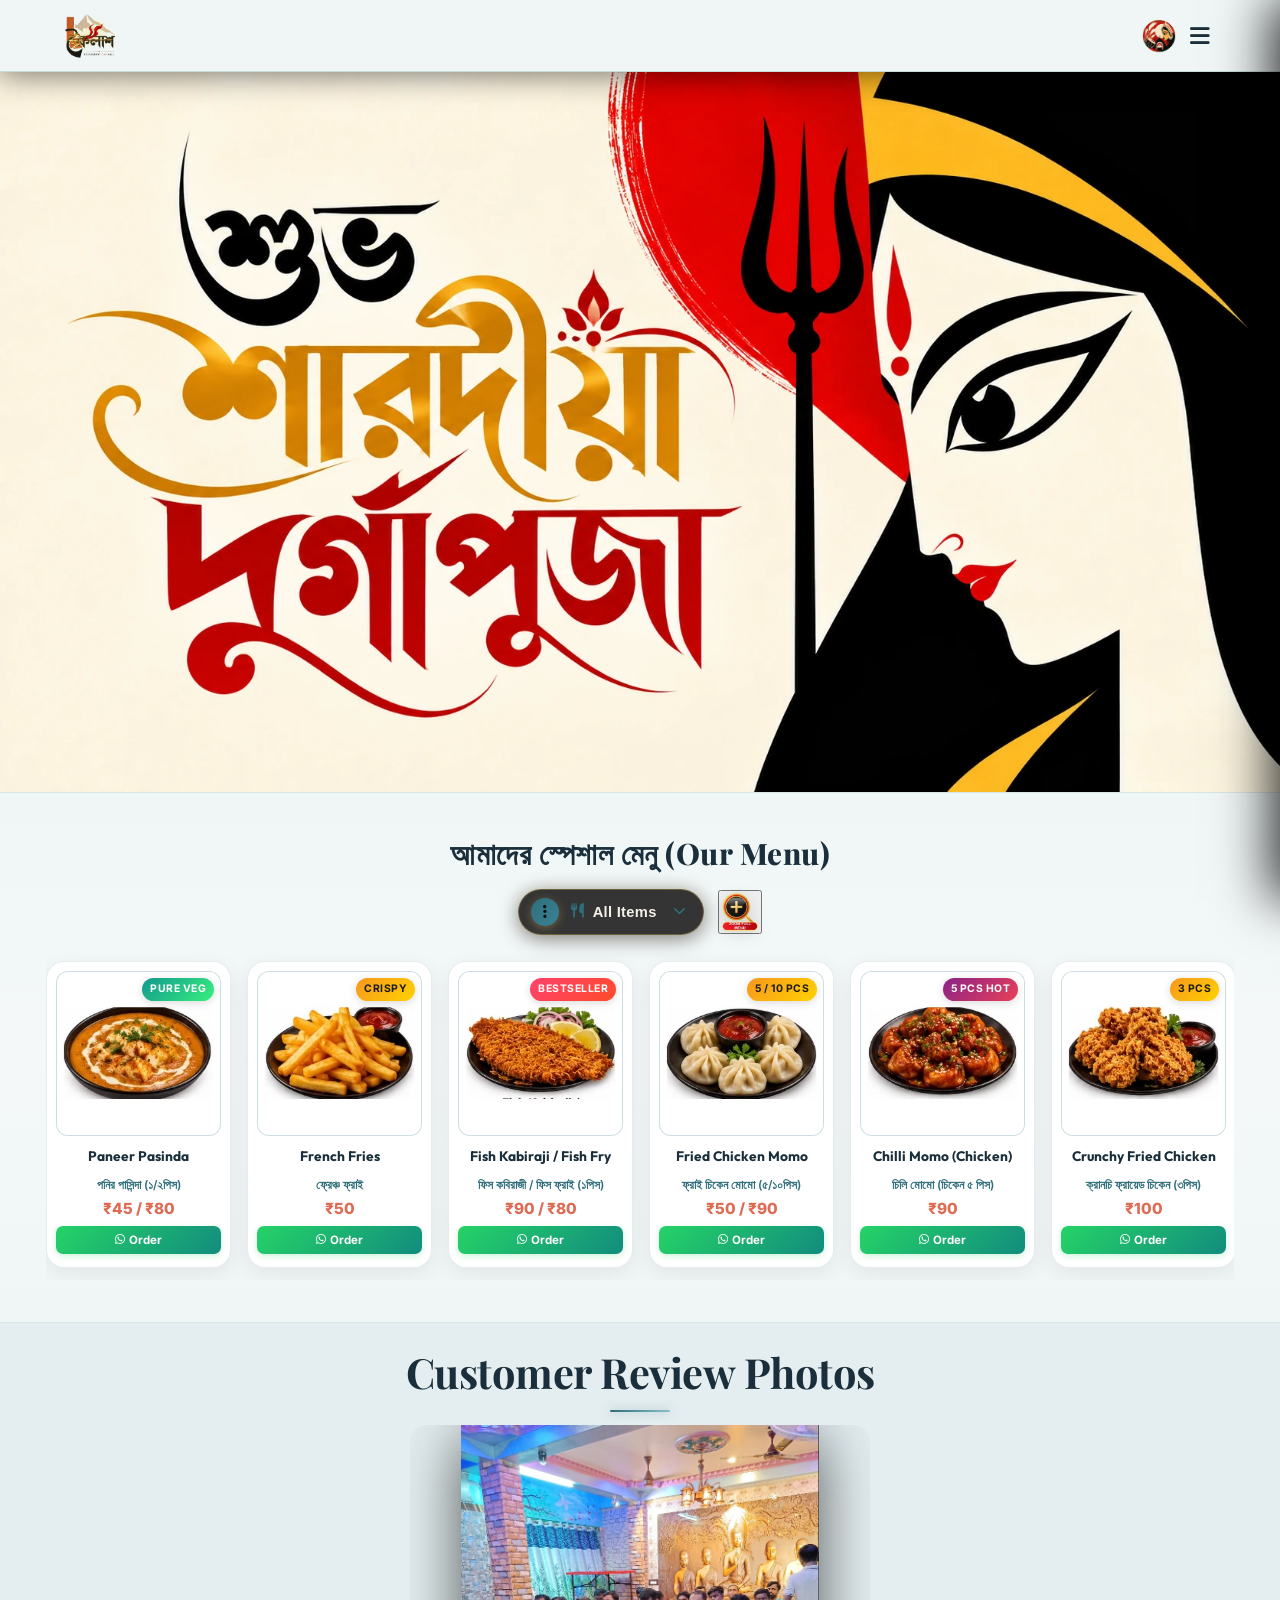
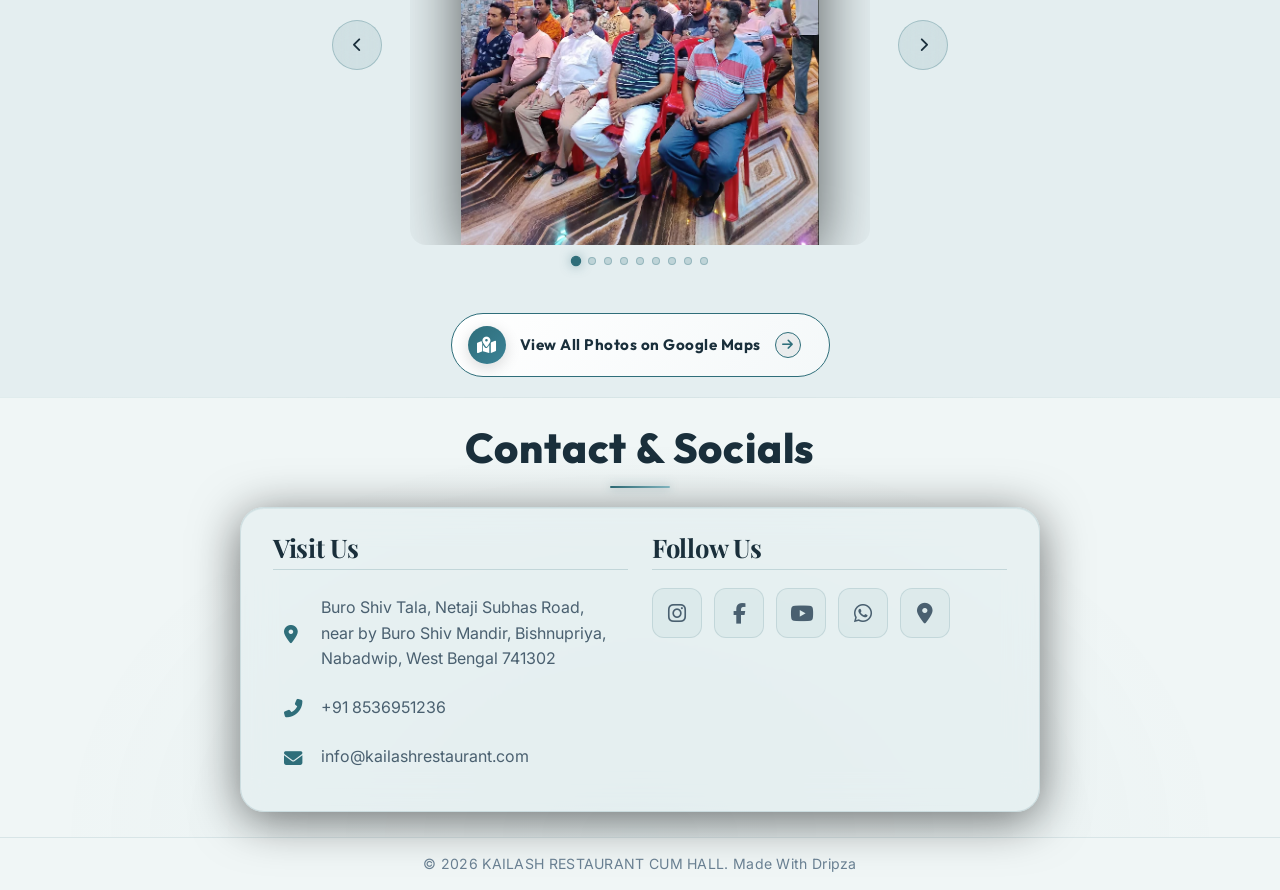
<file: index.html>
﻿<!DOCTYPE html>
<html lang="bn">
<head>
    <meta charset="UTF-8">
    <meta name="viewport" content="width=device-width, initial-scale=1.0">
    <title>KAILASH RESTAURANT CUM HALL</title>
    <link rel="icon" type="image/png" href="assets/kailash_restaurant_logo.webp">
    <link href="https://fonts.googleapis.com/css2?family=Playfair+Display:wght@400;600;700;800&family=Outfit:wght@300;400;600;800&family=Inter:wght@300;400;500;600&display=swap" rel="stylesheet">
    <link rel="stylesheet" href="https://cdnjs.cloudflare.com/ajax/libs/font-awesome/6.4.0/css/all.min.css">
    <link rel="stylesheet" href="styles.css?v=1.3">
</head>
<body class="no-scroll">
    <!-- Preloader Screen -->
    <div id="preloader">
        <div class="preloader-content">
            <h1 class="preloader-title">Welcome to <br><span class="highlight">KAILASH RESTAURANT CUM HALL</span></h1>
            <div class="preloader-loader">
                <div class="loader-bar"></div>
            </div>
        </div>
    </div>
    <!-- Navbar -->
    <nav class="navbar">
        <div class="logo-container">
            <img src="assets/kailash_restaurant_logo.webp" alt="KAILASH RESTAURANT CUM HALL Logo" class="logo-brand-img">
            <div class="logo-text-wrapper">
                <span class="animated-football-header" title="Mahalaya Special">
                    <img src="assets/durga_puja_web_run_icon.webp" alt="Mahalaya Run Icon" style="object-fit: contain; filter: drop-shadow(0 0 5px rgba(255, 215, 0, 0.6));">
                </span>
                <span class="logo-text">KAILASH RESTAURANT CUM HALL</span>
            </div>
        </div>
        <span class="rath-yatra-header-text">শুভ শারদীয়া দুর্গাপূজা</span>
        <ul class="nav-links">
            <li><a href="#home">Home</a></li>
            <li><a href="#menu">Menu</a></li>
            <li><a href="#reviews">Reviews</a></li>
            <li><a href="#contact">Contact</a></li>
        </ul>
        <div class="navbar-actions">
            <!-- Rakhi Purnima Button for Poster -->
            <button class="fifa-btn" id="open-promo-modal-direct-btn" title="Show Mahalaya Special Poster">
                <div class="fifa-container">
                    <div class="fifa-magic-ring"></div>
                    <img src="assets/durga_puja_web_icon.webp" alt="Mahalaya Special" class="fifa-svg" style="object-fit: contain;">
                </div>
            </button>
            
            <div class="hamburger">
                <i class="fas fa-bars"></i>
            </div>
        </div>
    </nav>

    <!-- Hero Section -->
    <section id="home" class="hero">
                <div class="hero-bg banner-box">
            <img src="assets/modern_durga_puja_greeting_banner.webp" alt="Durga Puja Festival Banner" class="active">
            <img src="assets/hero_banner_1.webp" alt="KAILASH RESTAURANT Banner 1">
            <img src="assets/hero_banner_2.webp" alt="KAILASH RESTAURANT Banner 2">
            <img src="assets/hero_banner_3.webp" alt="KAILASH RESTAURANT Banner 3">
            <img src="assets/hero_banner_4.webp" alt="KAILASH RESTAURANT Banner 4">
            <img src="assets/hero_banner_5.webp" alt="KAILASH RESTAURANT Banner 5">
            <img src="assets/hero_banner_6.webp" alt="KAILASH RESTAURANT Banner 6">
            <div class="overlay"></div>
        </div>
        </div>
        <!-- Click/Hover Zones for Banner Control -->
        <div class="hero-nav-zone left-zone" title="Previous Image"></div>
        <div class="hero-nav-zone right-zone" title="Next Image"></div>
    </section>

                <!-- Digital Restaurant Menu Section -->
    <section id="menu" class="main-menu-section">
        <div class="menu-header-wrapper">
            <div class="menu-eyebrow-container">
                <span class="menu-eyebrow">আমাদের স্পেশাল মেনু (Our Menu)</span>
            </div>
        </div>

        <!-- Menu Category Filter Tabs -->
                <!-- Menu Category Filter Dropdown (Three-Dot Filter Menu) -->
        <!-- Menu Filter and Zoom Controls Row -->
        <div class="menu-filter-controls-row">
            <div class="menu-filter-dropdown-wrapper" id="main-menu-filter-dropdown-wrapper">
            <button type="button" class="menu-filter-dots-btn" id="main-menu-filter-dots-btn" aria-expanded="false" aria-haspopup="true" title="Filter Menu">
                <span class="three-dots-icon-box">
                    <i class="fas fa-ellipsis-v"></i>
                </span>
                <span class="current-filter-label" id="main-current-filter-label">
                    <i class="fas fa-utensils"></i>
                    <span>All Items</span>
                </span>
                <i class="fas fa-chevron-down filter-dropdown-arrow"></i>
            </button>

            <!-- Dropdown List of Category Filter Options -->
            <div class="menu-filter-dropdown-menu" id="main-menu-filter-dropdown-menu">
                <div class="menu-filter-dropdown-header">
                    <span><i class="fas fa-filter"></i> Filter Category</span>
                </div>
                <div class="menu-filter-dropdown-list">
                    <button type="button" class="menu-tab-btn active" data-category="all">
                        <span class="tab-btn-content">
                            <i class="fas fa-utensils tab-icon"></i>
                            <span class="tab-title">All Items</span>
                        </span>
                        <i class="fas fa-check active-indicator-icon"></i>
                    </button>
                    <button type="button" class="menu-tab-btn" data-category="starter-snacks">
                        <span class="tab-btn-content">
                            <i class="fas fa-drumstick-bite tab-icon"></i>
                            <span class="tab-title">Starters & Snacks</span>
                        </span>
                        <i class="fas fa-check active-indicator-icon"></i>
                    </button>
                    <button type="button" class="menu-tab-btn" data-category="rolls-moglai">
                        <span class="tab-btn-content">
                            <i class="fas fa-scroll tab-icon"></i>
                            <span class="tab-title">Rolls & Moglai</span>
                        </span>
                        <i class="fas fa-check active-indicator-icon"></i>
                    </button>
                    <button type="button" class="menu-tab-btn" data-category="chow-rice">
                        <span class="tab-btn-content">
                            <i class="fas fa-bowl-rice tab-icon"></i>
                            <span class="tab-title">Chowmein & Rice</span>
                        </span>
                        <i class="fas fa-check active-indicator-icon"></i>
                    </button>
                    <button type="button" class="menu-tab-btn" data-category="main-course">
                        <span class="tab-btn-content">
                            <i class="fas fa-bowl-food tab-icon"></i>
                            <span class="tab-title">Main Course</span>
                        </span>
                        <i class="fas fa-check active-indicator-icon"></i>
                    </button>
                    <button type="button" class="menu-tab-btn" data-category="biryani-pulao">
                        <span class="tab-btn-content">
                            <i class="fas fa-fire-burner tab-icon"></i>
                            <span class="tab-title">Biryani & Pulao</span>
                        </span>
                        <i class="fas fa-check active-indicator-icon"></i>
                    </button>
                    <button type="button" class="menu-tab-btn" data-category="roti-breads">
                        <span class="tab-btn-content">
                            <i class="fas fa-bread-slice tab-icon"></i>
                            <span class="tab-title">Roti & Breads</span>
                        </span>
                        <i class="fas fa-check active-indicator-icon"></i>
                    </button>
                    <button type="button" class="menu-tab-btn" data-category="pizza">
                        <span class="tab-btn-content">
                            <i class="fas fa-pizza-slice tab-icon"></i>
                            <span class="tab-title">Pizza</span>
                        </span>
                        <i class="fas fa-check active-indicator-icon"></i>
                    </button>
                </div>
            </div>
        </div>

            <!-- Zoom Full Menu Button on Right Side of Filter -->
            <button type="button" class="menu-zoom-img-btn" id="open-full-menu-modal-btn" title="Open Complete Menu Card (সম্পূর্ণ মেনু)">
                    <img src="assets/zoom_full_menu_icon.webp" alt="Zoom Full Menu" class="zoom-full-menu-img">
                </button>
        </div>
        

        <!-- Menu Cards Horizontal Side-Scroll Wrapper -->
        <div class="main-menu-scroll-wrapper">
            <div class="main-menu-scroll-track" id="main-restaurant-menu-scroll">
                <!-- 1. Paneer Pasinda -->
                <div class="food-menu-card" data-category="starter-snacks" data-keywords="paneer pasinda panir pasinda starter snacks pure veg 1 pc 2 pcs">
                    <div class="food-card-badge pure-veg">Pure Veg</div>
                    <div class="food-card-img-box">
                        <img src="assets/menu_paneer_pasinda.webp" alt="Paneer Pasinda" loading="lazy">
                    </div>
                    <div class="food-card-body">
                        <h3 class="food-title">Paneer Pasinda</h3>
                        <span class="bengali-title">পনির পাসিন্দা (১/২পিস)</span>
                        <span class="food-price">₹45 / ₹80</span>
                        <a href="https://wa.me/918536951236?text=Hi%20KAILASH%20RESTAURANT%20CUM%20HALL,%20I%20want%20to%20order%20Paneer%20Pasinda%20(%E2%82%B945%2F%E2%82%B980)" target="_blank" class="food-order-btn">
                            <i class="fab fa-whatsapp"></i> Order
                        </a>
                    </div>
                </div>

                <!-- 2. French Fries -->
                <div class="food-menu-card" data-category="starter-snacks" data-keywords="french fries potato chips crispy starter snack veg">
                    <div class="food-card-badge popular">Crispy</div>
                    <div class="food-card-img-box">
                        <img src="assets/menu_french_fries.webp" alt="French Fries" loading="lazy">
                    </div>
                    <div class="food-card-body">
                        <h3 class="food-title">French Fries</h3>
                        <span class="bengali-title">ফ্রেঞ্চ ফ্রাই</span>
                        <span class="food-price">₹50</span>
                        <a href="https://wa.me/918536951236?text=Hi%20KAILASH%20RESTAURANT%20CUM%20HALL,%20I%20want%20to%20order%20French%20Fries%20(%E2%82%B950)" target="_blank" class="food-order-btn">
                            <i class="fab fa-whatsapp"></i> Order
                        </a>
                    </div>
                </div>

                <!-- 3. Fish Kabiraji / Fish Fry -->
                <div class="food-menu-card" data-category="starter-snacks" data-keywords="fish kabiraji fish fry mach fry 1 pc nonveg seafood starter">
                    <div class="food-card-badge bestseller">Bestseller</div>
                    <div class="food-card-img-box">
                        <img src="assets/menu_fish_kabiraji_fry.webp" alt="Fish Kabiraji / Fish Fry" loading="lazy">
                    </div>
                    <div class="food-card-body">
                        <h3 class="food-title">Fish Kabiraji / Fish Fry</h3>
                        <span class="bengali-title">ফিস কবিরাজী / ফিস ফ্রাই (১পিস)</span>
                        <span class="food-price">₹90 / ₹80</span>
                        <a href="https://wa.me/918536951236?text=Hi%20KAILASH%20RESTAURANT%20CUM%20HALL,%20I%20want%20to%20order%20Fish%20Kabiraji%2FFish%20Fry%20(%E2%82%B990%2F%E2%82%B980)" target="_blank" class="food-order-btn">
                            <i class="fab fa-whatsapp"></i> Order
                        </a>
                    </div>
                </div>

                <!-- 4. Fried Chicken Momo -->
                <div class="food-menu-card" data-category="starter-snacks" data-keywords="fried chicken momo momos 5 pcs 10 pcs nonveg starter fried">
                    <div class="food-card-badge popular">5 / 10 Pcs</div>
                    <div class="food-card-img-box">
                        <img src="assets/menu_fried_chicken_momo.webp" alt="Fried Chicken Momo" loading="lazy">
                    </div>
                    <div class="food-card-body">
                        <h3 class="food-title">Fried Chicken Momo</h3>
                        <span class="bengali-title">ফ্রাই চিকেন মোমো (৫/১০পিস)</span>
                        <span class="food-price">₹50 / ₹90</span>
                        <a href="https://wa.me/918536951236?text=Hi%20KAILASH%20RESTAURANT%20CUM%20HALL,%20I%20want%20to%20order%20Fried%20Chicken%20Momo%20(%E2%82%B950%2F%E2%82%B990)" target="_blank" class="food-order-btn">
                            <i class="fab fa-whatsapp"></i> Order
                        </a>
                    </div>
                </div>

                <!-- 5. Chilli Momo (Chicken) -->
                <div class="food-menu-card" data-category="starter-snacks" data-keywords="chilli momo chicken spicy momos gravy 5 pcs nonveg hot starter">
                    <div class="food-card-badge special">5 Pcs Hot</div>
                    <div class="food-card-img-box">
                        <img src="assets/menu_chilli_momo.webp" alt="Chilli Momo (Chicken)" loading="lazy">
                    </div>
                    <div class="food-card-body">
                        <h3 class="food-title">Chilli Momo (Chicken)</h3>
                        <span class="bengali-title">চিলি মোমো (চিকেন ৫ পিস)</span>
                        <span class="food-price">₹90</span>
                        <a href="https://wa.me/918536951236?text=Hi%20KAILASH%20RESTAURANT%20CUM%20HALL,%20I%20want%20to%20order%20Chilli%20Momo%20Chicken%20(%E2%82%B990)" target="_blank" class="food-order-btn">
                            <i class="fab fa-whatsapp"></i> Order
                        </a>
                    </div>
                </div>

                <!-- 6. Crunchy Fried Chicken -->
                <div class="food-menu-card" data-category="starter-snacks" data-keywords="crunchy fried chicken 3 pcs crispy chicken starter crunchy kfc">
                    <div class="food-card-badge popular">3 Pcs</div>
                    <div class="food-card-img-box">
                        <img src="assets/menu_crunchy_fried_chicken.webp" alt="Crunchy Fried Chicken" loading="lazy">
                    </div>
                    <div class="food-card-body">
                        <h3 class="food-title">Crunchy Fried Chicken</h3>
                        <span class="bengali-title">ক্রানচি ফ্রায়েড চিকেন (৩পিস)</span>
                        <span class="food-price">₹100</span>
                        <a href="https://wa.me/918536951236?text=Hi%20KAILASH%20RESTAURANT%20CUM%20HALL,%20I%20want%20to%20order%20Crunchy%20Fried%20Chicken%20(%E2%82%B9100)" target="_blank" class="food-order-btn">
                            <i class="fab fa-whatsapp"></i> Order
                        </a>
                    </div>
                </div>

                <!-- 7. Crispy Chicken -->
                <div class="food-menu-card" data-category="starter-snacks" data-keywords="crispy chicken 3 pcs crunchy fried starter chef special">
                    <div class="food-card-badge chef">3 Pcs Special</div>
                    <div class="food-card-img-box">
                        <img src="assets/menu_crispy_chicken.webp" alt="Crispy Chicken" loading="lazy">
                    </div>
                    <div class="food-card-body">
                        <h3 class="food-title">Crispy Chicken</h3>
                        <span class="bengali-title">ক্রিসপি চিকেন (৩পিস)</span>
                        <span class="food-price">₹120</span>
                        <a href="https://wa.me/918536951236?text=Hi%20KAILASH%20RESTAURANT%20CUM%20HALL,%20I%20want%20to%20order%20Crispy%20Chicken%20(%E2%82%B9120)" target="_blank" class="food-order-btn">
                            <i class="fab fa-whatsapp"></i> Order
                        </a>
                    </div>
                </div>

                <!-- 8. Egg Roll -->
                <div class="food-menu-card" data-category="rolls-moglai" data-keywords="egg roll dimer roll kathi roll street food roll snack">
                    <div class="food-card-badge popular">Popular</div>
                    <div class="food-card-img-box">
                        <img src="assets/menu_egg_roll.webp" alt="Egg Roll" loading="lazy">
                    </div>
                    <div class="food-card-body">
                        <h3 class="food-title">Egg Roll</h3>
                        <span class="bengali-title">এগ রোল</span>
                        <span class="food-price">₹45</span>
                        <a href="https://wa.me/918536951236?text=Hi%20KAILASH%20RESTAURANT%20CUM%20HALL,%20I%20want%20to%20order%20Egg%20Roll%20(%E2%82%B945)" target="_blank" class="food-order-btn">
                            <i class="fab fa-whatsapp"></i> Order
                        </a>
                    </div>
                </div>

                <!-- 9. Chicken Egg Roll / Paneer Roll -->
                <div class="food-menu-card" data-category="rolls-moglai" data-keywords="chicken egg roll paneer roll panir roll kathi roll bestseller">
                    <div class="food-card-badge bestseller">Bestseller</div>
                    <div class="food-card-img-box">
                        <img src="assets/menu_chicken_egg_paneer_roll.webp" alt="Chicken Egg Roll / Paneer Roll" loading="lazy">
                    </div>
                    <div class="food-card-body">
                        <h3 class="food-title">Chicken Egg Roll / Paneer Roll</h3>
                        <span class="bengali-title">চিকেন এগরোল / পনির রোল</span>
                        <span class="food-price">₹80</span>
                        <a href="https://wa.me/918536951236?text=Hi%20KAILASH%20RESTAURANT%20CUM%20HALL,%20I%20want%20to%20order%20Chicken%20Egg%20Roll%2FPaneer%20Roll%20(%E2%82%B980)" target="_blank" class="food-order-btn">
                            <i class="fab fa-whatsapp"></i> Order
                        </a>
                    </div>
                </div>

                <!-- 10. Egg Moglai / Chicken Moglai -->
                <div class="food-menu-card" data-category="rolls-moglai" data-keywords="egg moglai chicken moglai mughlai paratha snack aloo dum">
                    <div class="food-card-badge special">Special</div>
                    <div class="food-card-img-box">
                        <img src="assets/menu_moglai.webp" alt="Egg Moglai / Chicken Moglai" loading="lazy">
                    </div>
                    <div class="food-card-body">
                        <h3 class="food-title">Egg Moglai / Chicken Moglai</h3>
                        <span class="bengali-title">এগ মোগলাই / চিকেন মোগলাই</span>
                        <span class="food-price">₹80 / ₹100</span>
                        <a href="https://wa.me/918536951236?text=Hi%20KAILASH%20RESTAURANT%20CUM%20HALL,%20I%20want%20to%20order%20Egg%2FChicken%20Moglai%20(%E2%82%B980%2F%E2%82%B9100)" target="_blank" class="food-order-btn">
                            <i class="fab fa-whatsapp"></i> Order
                        </a>
                    </div>
                </div>

                <!-- 11. Egg Chow / Chicken Egg Chow -->
                <div class="food-menu-card" data-category="chow-rice" data-keywords="egg chow chicken egg chow chowmein noodles hakka chinese">
                    <div class="food-card-badge popular">Popular</div>
                    <div class="food-card-img-box">
                        <img src="assets/menu_egg_chowmein.webp" alt="Egg Chow / Chicken Egg Chow" loading="lazy">
                    </div>
                    <div class="food-card-body">
                        <h3 class="food-title">Egg Chow / Chicken Egg Chow</h3>
                        <span class="bengali-title">এগ চাউ / চিকেন এগ চাউ</span>
                        <span class="food-price">₹70 / ₹100</span>
                        <a href="https://wa.me/918536951236?text=Hi%20KAILASH%20RESTAURANT%20CUM%20HALL,%20I%20want%20to%20order%20Egg%2FChicken%20Chow%20(%E2%82%B970%2F%E2%82%B9100)" target="_blank" class="food-order-btn">
                            <i class="fab fa-whatsapp"></i> Order
                        </a>
                    </div>
                </div>

                <!-- 12. Veg / Egg Chicken / Mix Rice -->
                <div class="food-menu-card" data-category="chow-rice" data-keywords="veg fried rice egg chicken fried rice mix fried rice chinese rice">
                    <div class="food-card-badge bestseller">Bestseller</div>
                    <div class="food-card-img-box">
                        <img src="assets/menu_fried_rice.webp" alt="Veg / Egg Chicken / Mix Rice" loading="lazy">
                    </div>
                    <div class="food-card-body">
                        <h3 class="food-title">Veg / Egg Chicken / Mix Rice</h3>
                        <span class="bengali-title">ভেজ / এগ চিকেন / মিক্স রাইস</span>
                        <span class="food-price">₹80 / ₹120 / ₹140</span>
                        <a href="https://wa.me/918536951236?text=Hi%20KAILASH%20RESTAURANT%20CUM%20HALL,%20I%20want%20to%20order%20Fried%20Rice%20(%E2%82%B980%2F%E2%82%B9120%2F%E2%82%B9140)" target="_blank" class="food-order-btn">
                            <i class="fab fa-whatsapp"></i> Order
                        </a>
                    </div>
                </div>

                <!-- 13. Chilli Chicken / Paneer / Mushroom -->
                <div class="food-menu-card" data-category="main-course" data-keywords="chilli chicken chilli paneer chilli mushroom 4 pcs gravy dry chinese curry">
                    <div class="food-card-badge special">4 Pcs</div>
                    <div class="food-card-img-box">
                        <img src="assets/menu_chilli_chicken.webp" alt="Chilli Chicken / Paneer / Mushroom" loading="lazy">
                    </div>
                    <div class="food-card-body">
                        <h3 class="food-title">Chilli Chicken / Paneer / Mushroom</h3>
                        <span class="bengali-title">চিলি চিকেন / পনির / মাশরুম (৪পিস)</span>
                        <span class="food-price">₹150</span>
                        <a href="https://wa.me/918536951236?text=Hi%20KAILASH%20RESTAURANT%20CUM%20HALL,%20I%20want%20to%20order%20Chilli%20Chicken%2FPaneer%2FMushroom%20(%E2%82%B9150)" target="_blank" class="food-order-btn">
                            <i class="fab fa-whatsapp"></i> Order
                        </a>
                    </div>
                </div>

                <!-- 14. Chicken Kosha -->
                <div class="food-menu-card" data-category="main-course" data-keywords="chicken kosha murgir kosha chicken curry 2 pcs 4 pcs main course">
                    <div class="food-card-badge bestseller">2 / 4 Pcs</div>
                    <div class="food-card-img-box">
                        <img src="assets/menu_chicken_kosha.webp" alt="Chicken Kosha" loading="lazy">
                    </div>
                    <div class="food-card-body">
                        <h3 class="food-title">Chicken Kosha</h3>
                        <span class="bengali-title">চিকেন কষা (২/৪পিস)</span>
                        <span class="food-price">₹70 / ₹130</span>
                        <a href="https://wa.me/918536951236?text=Hi%20KAILASH%20RESTAURANT%20CUM%20HALL,%20I%20want%20to%20order%20Chicken%20Kosha%20(%E2%82%B970%2F%E2%82%B9130)" target="_blank" class="food-order-btn">
                            <i class="fab fa-whatsapp"></i> Order
                        </a>
                    </div>
                </div>

                <!-- 15. Mutton Kosha -->
                <div class="food-menu-card" data-category="main-course" data-keywords="mutton kosha khashir mangsho mutton curry 2 pcs 4 pcs chef special">
                    <div class="food-card-badge chef">2 / 4 Pcs Special</div>
                    <div class="food-card-img-box">
                        <img src="assets/menu_mutton_kosha.webp" alt="Mutton Kosha" loading="lazy">
                    </div>
                    <div class="food-card-body">
                        <h3 class="food-title">Mutton Kosha</h3>
                        <span class="bengali-title">মটন কষা (২/৪পিস)</span>
                        <span class="food-price">₹130 / ₹250</span>
                        <a href="https://wa.me/918536951236?text=Hi%20KAILASH%20RESTAURANT%20CUM%20HALL,%20I%20want%20to%20order%20Mutton%20Kosha%20(%E2%82%B9130%2F%E2%82%B9250)" target="_blank" class="food-order-btn">
                            <i class="fab fa-whatsapp"></i> Order
                        </a>
                    </div>
                </div>

                <!-- 16. Chicken / Paneer Butter Masala -->
                <div class="food-menu-card" data-category="main-course" data-keywords="chicken butter masala paneer butter masala 4 pcs butter gravy rich curry">
                    <div class="food-card-badge special">4 Pcs</div>
                    <div class="food-card-img-box">
                        <img src="assets/menu_butter_masala.webp" alt="Chicken / Paneer Butter Masala" loading="lazy">
                    </div>
                    <div class="food-card-body">
                        <h3 class="food-title">Chicken / Paneer Butter Masala</h3>
                        <span class="bengali-title">চিকেন / পনির বাটার মশলা (৪পিস)</span>
                        <span class="food-price">₹170 / ₹150</span>
                        <a href="https://wa.me/918536951236?text=Hi%20KAILASH%20RESTAURANT%20CUM%20HALL,%20I%20want%20to%20order%20Butter%20Masala%20(%E2%82%B9170%2F%E2%82%B9150)" target="_blank" class="food-order-btn">
                            <i class="fab fa-whatsapp"></i> Order
                        </a>
                    </div>
                </div>

                <!-- 17. Tandoori Roti / Naan / Kulcha / Rumali -->
                <div class="food-menu-card" data-category="roti-breads" data-keywords="tandoori roti naan masala kulcha rumali roti 3 pcs breads tandoor">
                    <div class="food-card-badge popular">Tandoor Fresh</div>
                    <div class="food-card-img-box">
                        <img src="assets/menu_tandoori_roti_naan.webp" alt="Tandoori Roti / Naan / Kulcha / Rumali" loading="lazy">
                    </div>
                    <div class="food-card-body">
                        <h3 class="food-title">Tandoori Roti / Naan / Kulcha / Rumali</h3>
                        <span class="bengali-title">তন্দুরী রুটি / নান / মশলা কুলচা / রুমালী (৩পিস)</span>
                        <span class="food-price">₹20 / ₹30 / ₹50 / ₹20</span>
                        <a href="https://wa.me/918536951236?text=Hi%20KAILASH%20RESTAURANT%20CUM%20HALL,%20I%20want%20to%20order%20Roti%2FNaan%2FKulcha" target="_blank" class="food-order-btn">
                            <i class="fab fa-whatsapp"></i> Order
                        </a>
                    </div>
                </div>

                <!-- 18. Veg Kesar Pulao -->
                <div class="food-menu-card" data-category="biryani-pulao" data-keywords="veg kesar pulao saffron sweet pulao basmati rice pure veg">
                    <div class="food-card-badge pure-veg">Pure Veg</div>
                    <div class="food-card-img-box">
                        <img src="assets/menu_veg_kesar_pulao.webp" alt="Veg Kesar Pulao" loading="lazy">
                    </div>
                    <div class="food-card-body">
                        <h3 class="food-title">Veg Kesar Pulao</h3>
                        <span class="bengali-title">ভেজ কেশর পোলাও</span>
                        <span class="food-price">₹80 / ₹120</span>
                        <a href="https://wa.me/918536951236?text=Hi%20KAILASH%20RESTAURANT%20CUM%20HALL,%20I%20want%20to%20order%20Veg%20Kesar%20Pulao%20(%E2%82%B980%2F%E2%82%B9120)" target="_blank" class="food-order-btn">
                            <i class="fab fa-whatsapp"></i> Order
                        </a>
                    </div>
                </div>

                <!-- 19. Chicken Biryani -->
                <div class="food-menu-card" data-category="biryani-pulao" data-keywords="chicken biryani murgir biriyani dum biryani rice nonveg special">
                    <div class="food-card-badge bestseller">Bestseller</div>
                    <div class="food-card-img-box">
                        <img src="assets/menu_chicken_biryani.webp" alt="Chicken Biryani" loading="lazy">
                    </div>
                    <div class="food-card-body">
                        <h3 class="food-title">Chicken Biryani</h3>
                        <span class="bengali-title">চিকেন বিরিয়ানী</span>
                        <span class="food-price">₹100 / ₹125 / ₹170</span>
                        <a href="https://wa.me/918536951236?text=Hi%20KAILASH%20RESTAURANT%20CUM%20HALL,%20I%20want%20to%20order%20Chicken%20Biryani%20(%E2%82%B9100%2F%E2%82%B9125%2F%E2%82%B9170)" target="_blank" class="food-order-btn">
                            <i class="fab fa-whatsapp"></i> Order
                        </a>
                    </div>
                </div>

                <!-- 20. Mutton Biryani -->
                <div class="food-menu-card" data-category="biryani-pulao" data-keywords="mutton biryani khashi biriyani dum biryani rice nonveg royal special">
                    <div class="food-card-badge chef">Royal Special</div>
                    <div class="food-card-img-box">
                        <img src="assets/menu_mutton_biryani.webp" alt="Mutton Biryani" loading="lazy">
                    </div>
                    <div class="food-card-body">
                        <h3 class="food-title">Mutton Biryani</h3>
                        <span class="bengali-title">মটন বিরিয়ানী</span>
                        <span class="food-price">₹130 / ₹180 / ₹200</span>
                        <a href="https://wa.me/918536951236?text=Hi%20KAILASH%20RESTAURANT%20CUM%20HALL,%20I%20want%20to%20order%20Mutton%20Biryani%20(%E2%82%B9130%2F%E2%82%B9180%2F%E2%82%B9200)" target="_blank" class="food-order-btn">
                            <i class="fab fa-whatsapp"></i> Order
                        </a>
                    </div>
                </div>

                <!-- 21. Pizza (Veg / Chicken / Cheese) -->
                <div class="food-menu-card" data-category="pizza" data-keywords="pizza veg pizza chicken pizza cheese pizza italian snacks fast food">
                    <div class="food-card-badge special">Cheesy Hot</div>
                    <div class="food-card-img-box">
                        <img src="assets/menu_pizza.webp" alt="Pizza (Veg / Chicken / Cheese)" loading="lazy">
                    </div>
                    <div class="food-card-body">
                        <h3 class="food-title">Pizza (Veg / Chicken / Cheese)</h3>
                        <span class="bengali-title">পিজ্জা (ভেজ / চিকেন / চিজ)</span>
                        <span class="food-price">₹140 / ₹150 / ₹180</span>
                        <a href="https://wa.me/918536951236?text=Hi%20KAILASH%20RESTAURANT%20CUM%20HALL,%20I%20want%20to%20order%20Pizza%20(%E2%82%B9140%2F%E2%82%B9150%2F%E2%82%B9180)" target="_blank" class="food-order-btn">
                            <i class="fab fa-whatsapp"></i> Order
                        </a>
                    </div>
                </div>
            </div>
        </div>
    </section>

    <!-- Reviews Section (Photo Gallery) -->
    <section id="reviews" class="reviews-section">
        <h2 class="section-title">Customer Review Photos</h2>
        <div class="reviews-slider-container">
            <div class="reviews-slider">
                <div class="review-slide active">
                    <img src="assets/review_1.webp" alt="Customer Review 1">
                </div>
                <div class="review-slide">
                    <img src="assets/review_2.webp" alt="Customer Review 2">
                </div>
                <div class="review-slide">
                    <img src="assets/review_3.webp" alt="Customer Review 3">
                </div>
                <div class="review-slide">
                    <img src="assets/review_4.webp" alt="Customer Review 4">
                </div>
                <div class="review-slide">
                    <img src="assets/review_5.webp" alt="Customer Review 5">
                </div>
                <div class="review-slide">
                    <img src="assets/review_6.webp" alt="Customer Review 6">
                </div>
                <div class="review-slide">
                    <img src="assets/review_7.webp" alt="Customer Review 7">
                </div>
                <div class="review-slide">
                    <img src="assets/review_8.webp" alt="Customer Review 8">
                </div>
                <div class="review-slide">
                    <img src="assets/review_9.webp" alt="Customer Review 9">
                </div>
            </div>
            
            <!-- Slider Controls -->
            <button class="slider-btn prev-btn"><i class="fas fa-chevron-left"></i></button>
            <button class="slider-btn next-btn"><i class="fas fa-chevron-right"></i></button>
            
            <!-- Slider Dots -->
            <div class="slider-dots">
                <span class="dot active" data-index="0"></span>
                <span class="dot" data-index="1"></span>
                <span class="dot" data-index="2"></span>
                <span class="dot" data-index="3"></span>
                <span class="dot" data-index="4"></span>
                <span class="dot" data-index="5"></span>
                <span class="dot" data-index="6"></span>
                <span class="dot" data-index="7"></span>
                <span class="dot" data-index="8"></span>
            </div>
        </div>
        <div style="text-align: center; margin-top: 3rem;">
            <div class="reviews-cta-wrapper">
            <a href="https://maps.app.goo.gl/UHjhbXfNJRmVGASS9" target="_blank" class="modern-maps-btn" title="Open Google Maps Gallery">
                <span class="maps-icon-badge"><i class="fas fa-map-marked-alt"></i></span>
                <span class="maps-btn-text">View All Photos on Google Maps</span>
                <span class="maps-arrow-circle"><i class="fas fa-arrow-right"></i></span>
            </a>
        </div>
        </div>
    </section>

    <!-- Contact & Footer -->
    <section id="contact" class="contact-section">
        <h2 class="section-title">Contact & Socials</h2>
        <div class="contact-container glassmorphism">
            <div class="contact-info">
                <h2>Visit Us</h2>
                <div class="info-item">
                    <a href="https://maps.app.goo.gl/r9MHefE6288uH7vy9" target="_blank" style="color: inherit; text-decoration: none; display: flex; align-items: center; gap: 15px;">
                        <i class="fas fa-map-marker-alt"></i>
                        <p>Buro Shiv Tala, Netaji Subhas Road, near by Buro Shiv Mandir, Bishnupriya, Nabadwip, West Bengal 741302</p>
                    </a>
                </div>
                <div class="info-item">
                    <a href="tel:+918536951236" style="color: inherit; text-decoration: none; display: flex; align-items: center; gap: 15px;">
                        <i class="fas fa-phone-alt"></i>
                        <p>+91 8536951236</p>
                    </a>
                </div>
                <div class="info-item">
                    <a href="mailto:info@kailashrestaurant.com" style="color: inherit; text-decoration: none; display: flex; align-items: center; gap: 15px;">
                        <i class="fas fa-envelope"></i>
                        <p>info@kailashrestaurant.com</p>
                    </a>
                </div>
            </div>
            <div class="social-links">
                <h2>Follow Us</h2>
                <div class="social-icons">
                    <a href="#" class="social-icon"><i class="fab fa-instagram"></i></a>
                    <a href="#" class="social-icon"><i class="fab fa-facebook-f"></i></a>
                    <a href="#" class="social-icon"><i class="fab fa-youtube"></i></a>
                    <a href="https://wa.me/918536951236" target="_blank" class="social-icon" title="Chat on WhatsApp"><i class="fab fa-whatsapp"></i></a>
                    <a href="https://maps.app.goo.gl/r9MHefE6288uH7vy9" target="_blank" class="social-icon" title="View Location"><i class="fas fa-map-marker-alt"></i></a>
                </div>
            </div>
        </div>
    </section>

    <footer>
        <p>&copy; 2026 KAILASH RESTAURANT CUM HALL. Made With Dripza</p>
    </footer>



    <!-- Full Menu Interactive Modal -->
    <div class="full-menu-modal" id="full-menu-modal" aria-hidden="true">
        <div class="full-menu-modal-overlay" id="full-menu-modal-overlay"></div>
        <div class="full-menu-modal-container">
            <!-- Modal Sticky Top Header Container (Header + Hero Title + Search + Category Tabs) -->
            <div class="full-menu-modal-top-section">
                <!-- Modal Header -->
                <div class="full-menu-modal-header">
                    <div class="full-menu-modal-header-left">
                        <button class="menu-modal-close-btn" id="close-full-menu-modal-btn" aria-label="Close Full Menu">
                            <i class="fas fa-arrow-left"></i> <span>Back</span>
                        </button>
                        <div class="full-menu-modal-title">
                            KAILASH RESTAURANT CUM HALL
                        </div>
                    </div>
                    <div class="full-menu-modal-header-right">
                        <a href="#modal-order-timings" class="menu-modal-timing-btn" id="modal-timing-btn" title="Order Timings">
                            <i class="fas fa-clock"></i> <span>Timings</span>
                        </a>
                        <a href="tel:918536951236" class="menu-modal-call-btn">
                            <i class="fas fa-phone-alt"></i> <span>918536951236</span>
                        </a>
                        <button class="menu-modal-close-icon-btn" id="close-full-menu-icon-btn" aria-label="Close">
                            <i class="fas fa-times"></i>
                        </button>
                    </div>
                </div>

                <!-- Modal Hero Header -->
                <div class="full-menu-hero">
                    <h1>Complete Menu Card <span class="bengali-heading">আমাদের সম্পূর্ণ ডিজিটাল মেনু</span></h1>
                </div>

                <!-- Search Bar & Category Filter Tabs -->
                <div class="menu-control-bar">
                    

                    <!-- Modal Category Filter Dropdown (Three-Dot Filter Menu) -->
                    <div class="menu-filter-dropdown-wrapper" id="modal-menu-filter-dropdown-wrapper">
            <button type="button" class="menu-filter-dots-btn" id="modal-menu-filter-dots-btn" aria-expanded="false" aria-haspopup="true" title="Filter Menu">
                <span class="three-dots-icon-box">
                    <i class="fas fa-ellipsis-v"></i>
                </span>
                <span class="current-filter-label" id="modal-current-filter-label">
                    <i class="fas fa-utensils"></i>
                    <span>All Items</span>
                </span>
                <i class="fas fa-chevron-down filter-dropdown-arrow"></i>
            </button>

            <!-- Dropdown List of Category Filter Options -->
            <div class="menu-filter-dropdown-menu" id="modal-menu-filter-dropdown-menu">
                <div class="menu-filter-dropdown-header">
                    <span><i class="fas fa-filter"></i> Filter Category</span>
                </div>
                <div class="menu-filter-dropdown-list">
                    <button type="button" class="menu-tab-btn active" data-category="all">
                        <span class="tab-btn-content">
                            <i class="fas fa-utensils tab-icon"></i>
                            <span class="tab-title">All Items</span>
                        </span>
                        <i class="fas fa-check active-indicator-icon"></i>
                    </button>
                    <button type="button" class="menu-tab-btn" data-category="starter-snacks">
                        <span class="tab-btn-content">
                            <i class="fas fa-drumstick-bite tab-icon"></i>
                            <span class="tab-title">Starters & Snacks</span>
                        </span>
                        <i class="fas fa-check active-indicator-icon"></i>
                    </button>
                    <button type="button" class="menu-tab-btn" data-category="rolls-moglai">
                        <span class="tab-btn-content">
                            <i class="fas fa-scroll tab-icon"></i>
                            <span class="tab-title">Rolls & Moglai</span>
                        </span>
                        <i class="fas fa-check active-indicator-icon"></i>
                    </button>
                    <button type="button" class="menu-tab-btn" data-category="chow-rice">
                        <span class="tab-btn-content">
                            <i class="fas fa-bowl-rice tab-icon"></i>
                            <span class="tab-title">Chowmein & Rice</span>
                        </span>
                        <i class="fas fa-check active-indicator-icon"></i>
                    </button>
                    <button type="button" class="menu-tab-btn" data-category="main-course">
                        <span class="tab-btn-content">
                            <i class="fas fa-bowl-food tab-icon"></i>
                            <span class="tab-title">Main Course</span>
                        </span>
                        <i class="fas fa-check active-indicator-icon"></i>
                    </button>
                    <button type="button" class="menu-tab-btn" data-category="biryani-pulao">
                        <span class="tab-btn-content">
                            <i class="fas fa-fire-burner tab-icon"></i>
                            <span class="tab-title">Biryani & Pulao</span>
                        </span>
                        <i class="fas fa-check active-indicator-icon"></i>
                    </button>
                    <button type="button" class="menu-tab-btn" data-category="roti-breads">
                        <span class="tab-btn-content">
                            <i class="fas fa-bread-slice tab-icon"></i>
                            <span class="tab-title">Roti & Breads</span>
                        </span>
                        <i class="fas fa-check active-indicator-icon"></i>
                    </button>
                    <button type="button" class="menu-tab-btn" data-category="pizza">
                        <span class="tab-btn-content">
                            <i class="fas fa-pizza-slice tab-icon"></i>
                            <span class="tab-title">Pizza</span>
                        </span>
                        <i class="fas fa-check active-indicator-icon"></i>
                    </button>
                </div>
            </div>
                </div>

                    <div class="search-box-wrapper">
                        <i class="fas fa-search"></i>
                        <input type="text" id="modal-menu-search-input" placeholder="খাবারের নাম লিখে খুঁজুন (Search dishes...)" autocomplete="off" enterkeyhint="search">
                        <button type="button" id="modal-menu-search-clear" class="search-clear-btn" aria-label="Clear search" title="à¦®à§à¦›à§‡ à¦«à§‡à¦²à§à¦¨ (Clear)">
                            <i class="fas fa-times"></i>
                        </button>
                    </div>
            </div>
            </div>

            <div class="full-menu-modal-body">
                <!-- Complete Menu Card Grid -->
                <div class="compact-menu-grid-container">
                    <div class="compact-grid" id="modal-full-menu-grid">
                <!-- 1. Paneer Pasinda -->
                <div class="food-menu-card" data-category="starter-snacks" data-keywords="paneer pasinda panir pasinda starter snacks pure veg 1 pc 2 pcs">
                    <div class="food-card-badge pure-veg">Pure Veg</div>
                    <div class="food-card-img-box">
                        <img src="assets/menu_paneer_pasinda.webp" alt="Paneer Pasinda" loading="lazy">
                    </div>
                    <div class="food-card-body">
                        <h3 class="food-title">Paneer Pasinda</h3>
                        <span class="bengali-title">পনির পাসিন্দা (১/২পিস)</span>
                        <span class="food-price">₹45 / ₹80</span>
                        <a href="https://wa.me/918536951236?text=Hi%20KAILASH%20RESTAURANT%20CUM%20HALL,%20I%20want%20to%20order%20Paneer%20Pasinda%20(%E2%82%B945%2F%E2%82%B980)" target="_blank" class="food-order-btn">
                            <i class="fab fa-whatsapp"></i> Order
                        </a>
                    </div>
                </div>

                <!-- 2. French Fries -->
                <div class="food-menu-card" data-category="starter-snacks" data-keywords="french fries potato chips crispy starter snack veg">
                    <div class="food-card-badge popular">Crispy</div>
                    <div class="food-card-img-box">
                        <img src="assets/menu_french_fries.webp" alt="French Fries" loading="lazy">
                    </div>
                    <div class="food-card-body">
                        <h3 class="food-title">French Fries</h3>
                        <span class="bengali-title">ফ্রেঞ্চ ফ্রাই</span>
                        <span class="food-price">₹50</span>
                        <a href="https://wa.me/918536951236?text=Hi%20KAILASH%20RESTAURANT%20CUM%20HALL,%20I%20want%20to%20order%20French%20Fries%20(%E2%82%B950)" target="_blank" class="food-order-btn">
                            <i class="fab fa-whatsapp"></i> Order
                        </a>
                    </div>
                </div>

                <!-- 3. Fish Kabiraji / Fish Fry -->
                <div class="food-menu-card" data-category="starter-snacks" data-keywords="fish kabiraji fish fry mach fry 1 pc nonveg seafood starter">
                    <div class="food-card-badge bestseller">Bestseller</div>
                    <div class="food-card-img-box">
                        <img src="assets/menu_fish_kabiraji_fry.webp" alt="Fish Kabiraji / Fish Fry" loading="lazy">
                    </div>
                    <div class="food-card-body">
                        <h3 class="food-title">Fish Kabiraji / Fish Fry</h3>
                        <span class="bengali-title">ফিস কবিরাজী / ফিস ফ্রাই (১পিস)</span>
                        <span class="food-price">₹90 / ₹80</span>
                        <a href="https://wa.me/918536951236?text=Hi%20KAILASH%20RESTAURANT%20CUM%20HALL,%20I%20want%20to%20order%20Fish%20Kabiraji%2FFish%20Fry%20(%E2%82%B990%2F%E2%82%B980)" target="_blank" class="food-order-btn">
                            <i class="fab fa-whatsapp"></i> Order
                        </a>
                    </div>
                </div>

                <!-- 4. Fried Chicken Momo -->
                <div class="food-menu-card" data-category="starter-snacks" data-keywords="fried chicken momo momos 5 pcs 10 pcs nonveg starter fried">
                    <div class="food-card-badge popular">5 / 10 Pcs</div>
                    <div class="food-card-img-box">
                        <img src="assets/menu_fried_chicken_momo.webp" alt="Fried Chicken Momo" loading="lazy">
                    </div>
                    <div class="food-card-body">
                        <h3 class="food-title">Fried Chicken Momo</h3>
                        <span class="bengali-title">ফ্রাই চিকেন মোমো (৫/১০পিস)</span>
                        <span class="food-price">₹50 / ₹90</span>
                        <a href="https://wa.me/918536951236?text=Hi%20KAILASH%20RESTAURANT%20CUM%20HALL,%20I%20want%20to%20order%20Fried%20Chicken%20Momo%20(%E2%82%B950%2F%E2%82%B990)" target="_blank" class="food-order-btn">
                            <i class="fab fa-whatsapp"></i> Order
                        </a>
                    </div>
                </div>

                <!-- 5. Chilli Momo (Chicken) -->
                <div class="food-menu-card" data-category="starter-snacks" data-keywords="chilli momo chicken spicy momos gravy 5 pcs nonveg hot starter">
                    <div class="food-card-badge special">5 Pcs Hot</div>
                    <div class="food-card-img-box">
                        <img src="assets/menu_chilli_momo.webp" alt="Chilli Momo (Chicken)" loading="lazy">
                    </div>
                    <div class="food-card-body">
                        <h3 class="food-title">Chilli Momo (Chicken)</h3>
                        <span class="bengali-title">চিলি মোমো (চিকেন ৫ পিস)</span>
                        <span class="food-price">₹90</span>
                        <a href="https://wa.me/918536951236?text=Hi%20KAILASH%20RESTAURANT%20CUM%20HALL,%20I%20want%20to%20order%20Chilli%20Momo%20Chicken%20(%E2%82%B990)" target="_blank" class="food-order-btn">
                            <i class="fab fa-whatsapp"></i> Order
                        </a>
                    </div>
                </div>

                <!-- 6. Crunchy Fried Chicken -->
                <div class="food-menu-card" data-category="starter-snacks" data-keywords="crunchy fried chicken 3 pcs crispy chicken starter crunchy kfc">
                    <div class="food-card-badge popular">3 Pcs</div>
                    <div class="food-card-img-box">
                        <img src="assets/menu_crunchy_fried_chicken.webp" alt="Crunchy Fried Chicken" loading="lazy">
                    </div>
                    <div class="food-card-body">
                        <h3 class="food-title">Crunchy Fried Chicken</h3>
                        <span class="bengali-title">ক্রানচি ফ্রায়েড চিকেন (৩পিস)</span>
                        <span class="food-price">₹100</span>
                        <a href="https://wa.me/918536951236?text=Hi%20KAILASH%20RESTAURANT%20CUM%20HALL,%20I%20want%20to%20order%20Crunchy%20Fried%20Chicken%20(%E2%82%B9100)" target="_blank" class="food-order-btn">
                            <i class="fab fa-whatsapp"></i> Order
                        </a>
                    </div>
                </div>

                <!-- 7. Crispy Chicken -->
                <div class="food-menu-card" data-category="starter-snacks" data-keywords="crispy chicken 3 pcs crunchy fried starter chef special">
                    <div class="food-card-badge chef">3 Pcs Special</div>
                    <div class="food-card-img-box">
                        <img src="assets/menu_crispy_chicken.webp" alt="Crispy Chicken" loading="lazy">
                    </div>
                    <div class="food-card-body">
                        <h3 class="food-title">Crispy Chicken</h3>
                        <span class="bengali-title">ক্রিসপি চিকেন (৩পিস)</span>
                        <span class="food-price">₹120</span>
                        <a href="https://wa.me/918536951236?text=Hi%20KAILASH%20RESTAURANT%20CUM%20HALL,%20I%20want%20to%20order%20Crispy%20Chicken%20(%E2%82%B9120)" target="_blank" class="food-order-btn">
                            <i class="fab fa-whatsapp"></i> Order
                        </a>
                    </div>
                </div>

                <!-- 8. Egg Roll -->
                <div class="food-menu-card" data-category="rolls-moglai" data-keywords="egg roll dimer roll kathi roll street food roll snack">
                    <div class="food-card-badge popular">Popular</div>
                    <div class="food-card-img-box">
                        <img src="assets/menu_egg_roll.webp" alt="Egg Roll" loading="lazy">
                    </div>
                    <div class="food-card-body">
                        <h3 class="food-title">Egg Roll</h3>
                        <span class="bengali-title">এগ রোল</span>
                        <span class="food-price">₹45</span>
                        <a href="https://wa.me/918536951236?text=Hi%20KAILASH%20RESTAURANT%20CUM%20HALL,%20I%20want%20to%20order%20Egg%20Roll%20(%E2%82%B945)" target="_blank" class="food-order-btn">
                            <i class="fab fa-whatsapp"></i> Order
                        </a>
                    </div>
                </div>

                <!-- 9. Chicken Egg Roll / Paneer Roll -->
                <div class="food-menu-card" data-category="rolls-moglai" data-keywords="chicken egg roll paneer roll panir roll kathi roll bestseller">
                    <div class="food-card-badge bestseller">Bestseller</div>
                    <div class="food-card-img-box">
                        <img src="assets/menu_chicken_egg_paneer_roll.webp" alt="Chicken Egg Roll / Paneer Roll" loading="lazy">
                    </div>
                    <div class="food-card-body">
                        <h3 class="food-title">Chicken Egg Roll / Paneer Roll</h3>
                        <span class="bengali-title">চিকেন এগরোল / পনির রোল</span>
                        <span class="food-price">₹80</span>
                        <a href="https://wa.me/918536951236?text=Hi%20KAILASH%20RESTAURANT%20CUM%20HALL,%20I%20want%20to%20order%20Chicken%20Egg%20Roll%2FPaneer%20Roll%20(%E2%82%B980)" target="_blank" class="food-order-btn">
                            <i class="fab fa-whatsapp"></i> Order
                        </a>
                    </div>
                </div>

                <!-- 10. Egg Moglai / Chicken Moglai -->
                <div class="food-menu-card" data-category="rolls-moglai" data-keywords="egg moglai chicken moglai mughlai paratha snack aloo dum">
                    <div class="food-card-badge special">Special</div>
                    <div class="food-card-img-box">
                        <img src="assets/menu_moglai.webp" alt="Egg Moglai / Chicken Moglai" loading="lazy">
                    </div>
                    <div class="food-card-body">
                        <h3 class="food-title">Egg Moglai / Chicken Moglai</h3>
                        <span class="bengali-title">এগ মোগলাই / চিকেন মোগলাই</span>
                        <span class="food-price">₹80 / ₹100</span>
                        <a href="https://wa.me/918536951236?text=Hi%20KAILASH%20RESTAURANT%20CUM%20HALL,%20I%20want%20to%20order%20Egg%2FChicken%20Moglai%20(%E2%82%B980%2F%E2%82%B9100)" target="_blank" class="food-order-btn">
                            <i class="fab fa-whatsapp"></i> Order
                        </a>
                    </div>
                </div>

                <!-- 11. Egg Chow / Chicken Egg Chow -->
                <div class="food-menu-card" data-category="chow-rice" data-keywords="egg chow chicken egg chow chowmein noodles hakka chinese">
                    <div class="food-card-badge popular">Popular</div>
                    <div class="food-card-img-box">
                        <img src="assets/menu_egg_chowmein.webp" alt="Egg Chow / Chicken Egg Chow" loading="lazy">
                    </div>
                    <div class="food-card-body">
                        <h3 class="food-title">Egg Chow / Chicken Egg Chow</h3>
                        <span class="bengali-title">এগ চাউ / চিকেন এগ চাউ</span>
                        <span class="food-price">₹70 / ₹100</span>
                        <a href="https://wa.me/918536951236?text=Hi%20KAILASH%20RESTAURANT%20CUM%20HALL,%20I%20want%20to%20order%20Egg%2FChicken%20Chow%20(%E2%82%B970%2F%E2%82%B9100)" target="_blank" class="food-order-btn">
                            <i class="fab fa-whatsapp"></i> Order
                        </a>
                    </div>
                </div>

                <!-- 12. Veg / Egg Chicken / Mix Rice -->
                <div class="food-menu-card" data-category="chow-rice" data-keywords="veg fried rice egg chicken fried rice mix fried rice chinese rice">
                    <div class="food-card-badge bestseller">Bestseller</div>
                    <div class="food-card-img-box">
                        <img src="assets/menu_fried_rice.webp" alt="Veg / Egg Chicken / Mix Rice" loading="lazy">
                    </div>
                    <div class="food-card-body">
                        <h3 class="food-title">Veg / Egg Chicken / Mix Rice</h3>
                        <span class="bengali-title">ভেজ / এগ চিকেন / মিক্স রাইস</span>
                        <span class="food-price">₹80 / ₹120 / ₹140</span>
                        <a href="https://wa.me/918536951236?text=Hi%20KAILASH%20RESTAURANT%20CUM%20HALL,%20I%20want%20to%20order%20Fried%20Rice%20(%E2%82%B980%2F%E2%82%B9120%2F%E2%82%B9140)" target="_blank" class="food-order-btn">
                            <i class="fab fa-whatsapp"></i> Order
                        </a>
                    </div>
                </div>

                <!-- 13. Chilli Chicken / Paneer / Mushroom -->
                <div class="food-menu-card" data-category="main-course" data-keywords="chilli chicken chilli paneer chilli mushroom 4 pcs gravy dry chinese curry">
                    <div class="food-card-badge special">4 Pcs</div>
                    <div class="food-card-img-box">
                        <img src="assets/menu_chilli_chicken.webp" alt="Chilli Chicken / Paneer / Mushroom" loading="lazy">
                    </div>
                    <div class="food-card-body">
                        <h3 class="food-title">Chilli Chicken / Paneer / Mushroom</h3>
                        <span class="bengali-title">চিলি চিকেন / পনির / মাশরুম (৪পিস)</span>
                        <span class="food-price">₹150</span>
                        <a href="https://wa.me/918536951236?text=Hi%20KAILASH%20RESTAURANT%20CUM%20HALL,%20I%20want%20to%20order%20Chilli%20Chicken%2FPaneer%2FMushroom%20(%E2%82%B9150)" target="_blank" class="food-order-btn">
                            <i class="fab fa-whatsapp"></i> Order
                        </a>
                    </div>
                </div>

                <!-- 14. Chicken Kosha -->
                <div class="food-menu-card" data-category="main-course" data-keywords="chicken kosha murgir kosha chicken curry 2 pcs 4 pcs main course">
                    <div class="food-card-badge bestseller">2 / 4 Pcs</div>
                    <div class="food-card-img-box">
                        <img src="assets/menu_chicken_kosha.webp" alt="Chicken Kosha" loading="lazy">
                    </div>
                    <div class="food-card-body">
                        <h3 class="food-title">Chicken Kosha</h3>
                        <span class="bengali-title">চিকেন কষা (২/৪পিস)</span>
                        <span class="food-price">₹70 / ₹130</span>
                        <a href="https://wa.me/918536951236?text=Hi%20KAILASH%20RESTAURANT%20CUM%20HALL,%20I%20want%20to%20order%20Chicken%20Kosha%20(%E2%82%B970%2F%E2%82%B9130)" target="_blank" class="food-order-btn">
                            <i class="fab fa-whatsapp"></i> Order
                        </a>
                    </div>
                </div>

                <!-- 15. Mutton Kosha -->
                <div class="food-menu-card" data-category="main-course" data-keywords="mutton kosha khashir mangsho mutton curry 2 pcs 4 pcs chef special">
                    <div class="food-card-badge chef">2 / 4 Pcs Special</div>
                    <div class="food-card-img-box">
                        <img src="assets/menu_mutton_kosha.webp" alt="Mutton Kosha" loading="lazy">
                    </div>
                    <div class="food-card-body">
                        <h3 class="food-title">Mutton Kosha</h3>
                        <span class="bengali-title">মটন কষা (২/৪পিস)</span>
                        <span class="food-price">₹130 / ₹250</span>
                        <a href="https://wa.me/918536951236?text=Hi%20KAILASH%20RESTAURANT%20CUM%20HALL,%20I%20want%20to%20order%20Mutton%20Kosha%20(%E2%82%B9130%2F%E2%82%B9250)" target="_blank" class="food-order-btn">
                            <i class="fab fa-whatsapp"></i> Order
                        </a>
                    </div>
                </div>

                <!-- 16. Chicken / Paneer Butter Masala -->
                <div class="food-menu-card" data-category="main-course" data-keywords="chicken butter masala paneer butter masala 4 pcs butter gravy rich curry">
                    <div class="food-card-badge special">4 Pcs</div>
                    <div class="food-card-img-box">
                        <img src="assets/menu_butter_masala.webp" alt="Chicken / Paneer Butter Masala" loading="lazy">
                    </div>
                    <div class="food-card-body">
                        <h3 class="food-title">Chicken / Paneer Butter Masala</h3>
                        <span class="bengali-title">চিকেন / পনির বাটার মশলা (৪পিস)</span>
                        <span class="food-price">₹170 / ₹150</span>
                        <a href="https://wa.me/918536951236?text=Hi%20KAILASH%20RESTAURANT%20CUM%20HALL,%20I%20want%20to%20order%20Butter%20Masala%20(%E2%82%B9170%2F%E2%82%B9150)" target="_blank" class="food-order-btn">
                            <i class="fab fa-whatsapp"></i> Order
                        </a>
                    </div>
                </div>

                <!-- 17. Tandoori Roti / Naan / Kulcha / Rumali -->
                <div class="food-menu-card" data-category="roti-breads" data-keywords="tandoori roti naan masala kulcha rumali roti 3 pcs breads tandoor">
                    <div class="food-card-badge popular">Tandoor Fresh</div>
                    <div class="food-card-img-box">
                        <img src="assets/menu_tandoori_roti_naan.webp" alt="Tandoori Roti / Naan / Kulcha / Rumali" loading="lazy">
                    </div>
                    <div class="food-card-body">
                        <h3 class="food-title">Tandoori Roti / Naan / Kulcha / Rumali</h3>
                        <span class="bengali-title">তন্দুরী রুটি / নান / মশলা কুলচা / রুমালী (৩পিস)</span>
                        <span class="food-price">₹20 / ₹30 / ₹50 / ₹20</span>
                        <a href="https://wa.me/918536951236?text=Hi%20KAILASH%20RESTAURANT%20CUM%20HALL,%20I%20want%20to%20order%20Roti%2FNaan%2FKulcha" target="_blank" class="food-order-btn">
                            <i class="fab fa-whatsapp"></i> Order
                        </a>
                    </div>
                </div>

                <!-- 18. Veg Kesar Pulao -->
                <div class="food-menu-card" data-category="biryani-pulao" data-keywords="veg kesar pulao saffron sweet pulao basmati rice pure veg">
                    <div class="food-card-badge pure-veg">Pure Veg</div>
                    <div class="food-card-img-box">
                        <img src="assets/menu_veg_kesar_pulao.webp" alt="Veg Kesar Pulao" loading="lazy">
                    </div>
                    <div class="food-card-body">
                        <h3 class="food-title">Veg Kesar Pulao</h3>
                        <span class="bengali-title">ভেজ কেশর পোলাও</span>
                        <span class="food-price">₹80 / ₹120</span>
                        <a href="https://wa.me/918536951236?text=Hi%20KAILASH%20RESTAURANT%20CUM%20HALL,%20I%20want%20to%20order%20Veg%20Kesar%20Pulao%20(%E2%82%B980%2F%E2%82%B9120)" target="_blank" class="food-order-btn">
                            <i class="fab fa-whatsapp"></i> Order
                        </a>
                    </div>
                </div>

                <!-- 19. Chicken Biryani -->
                <div class="food-menu-card" data-category="biryani-pulao" data-keywords="chicken biryani murgir biriyani dum biryani rice nonveg special">
                    <div class="food-card-badge bestseller">Bestseller</div>
                    <div class="food-card-img-box">
                        <img src="assets/menu_chicken_biryani.webp" alt="Chicken Biryani" loading="lazy">
                    </div>
                    <div class="food-card-body">
                        <h3 class="food-title">Chicken Biryani</h3>
                        <span class="bengali-title">চিকেন বিরিয়ানী</span>
                        <span class="food-price">₹100 / ₹125 / ₹170</span>
                        <a href="https://wa.me/918536951236?text=Hi%20KAILASH%20RESTAURANT%20CUM%20HALL,%20I%20want%20to%20order%20Chicken%20Biryani%20(%E2%82%B9100%2F%E2%82%B9125%2F%E2%82%B9170)" target="_blank" class="food-order-btn">
                            <i class="fab fa-whatsapp"></i> Order
                        </a>
                    </div>
                </div>

                <!-- 20. Mutton Biryani -->
                <div class="food-menu-card" data-category="biryani-pulao" data-keywords="mutton biryani khashi biriyani dum biryani rice nonveg royal special">
                    <div class="food-card-badge chef">Royal Special</div>
                    <div class="food-card-img-box">
                        <img src="assets/menu_mutton_biryani.webp" alt="Mutton Biryani" loading="lazy">
                    </div>
                    <div class="food-card-body">
                        <h3 class="food-title">Mutton Biryani</h3>
                        <span class="bengali-title">মটন বিরিয়ানী</span>
                        <span class="food-price">₹130 / ₹180 / ₹200</span>
                        <a href="https://wa.me/918536951236?text=Hi%20KAILASH%20RESTAURANT%20CUM%20HALL,%20I%20want%20to%20order%20Mutton%20Biryani%20(%E2%82%B9130%2F%E2%82%B9180%2F%E2%82%B9200)" target="_blank" class="food-order-btn">
                            <i class="fab fa-whatsapp"></i> Order
                        </a>
                    </div>
                </div>

                <!-- 21. Pizza (Veg / Chicken / Cheese) -->
                <div class="food-menu-card" data-category="pizza" data-keywords="pizza veg pizza chicken pizza cheese pizza italian snacks fast food">
                    <div class="food-card-badge special">Cheesy Hot</div>
                    <div class="food-card-img-box">
                        <img src="assets/menu_pizza.webp" alt="Pizza (Veg / Chicken / Cheese)" loading="lazy">
                    </div>
                    <div class="food-card-body">
                        <h3 class="food-title">Pizza (Veg / Chicken / Cheese)</h3>
                        <span class="bengali-title">পিজ্জা (ভেজ / চিকেন / চিজ)</span>
                        <span class="food-price">₹140 / ₹150 / ₹180</span>
                        <a href="https://wa.me/918536951236?text=Hi%20KAILASH%20RESTAURANT%20CUM%20HALL,%20I%20want%20to%20order%20Pizza%20(%E2%82%B9140%2F%E2%82%B9150%2F%E2%82%B9180)" target="_blank" class="food-order-btn">
                            <i class="fab fa-whatsapp"></i> Order
                        </a>
                    </div>
                </div>
                    </div>

                    <!-- No Results Fallback -->
                    <div id="modal-no-results-msg" style="display: none; text-align: center; padding: 40px 20px; color: #aaa;">
                        <i class="fas fa-search" style="font-size: 2.5rem; margin-bottom: 12px; display: block; color: var(--accent-gold);"></i>
                        <p>আপনার খোঁজা অনুযায়ী কোনো খাবার পাওয়া যায়নি। অন্য কিছু লিখে খুঁজুন।</p>
                    </div>
                </div>

                <!-- Order Timings Banner -->
                <div id="modal-order-timings" style="max-width: 1200px; margin: 35px auto 40px; padding: 0 15px;">
                    <div class="order-info-banner glassmorphism">
                        <div class="order-timing-card">
                            <div class="timing-icon"><i class="fas fa-clock"></i></div>
                            <div class="timing-details">
                                <h4>⏰ Order Timings (অর্ডার সময়সূচী)</h4>
                                <ul>
                                    <li><strong>☀️ Lunch:</strong> Any Time You're Hungry!</li>
                                    <li><strong>🌙 Dinner:</strong> Order 05:00 PM – 06:30 PM <span class="serve-time">(Serve: 9:30 PM – 10:00 PM)</span></li>
                                    <li><strong>🌅 Breakfast:</strong> Pre-order 09:00 PM – 10:00 PM <span class="serve-time">(Serve Next Morning: 8:30 AM)</span></li>
                                </ul>
                            </div>
                        </div>
                        
                        <div class="order-call-box">
                            <div class="call-badge">Direct Hotline</div>
                            <h3>Call or WhatsApp to Place Order</h3>
                            <a href="tel:918536951236" class="order-phone-link">
                                <i class="fas fa-phone-volume"></i> 918536951236
                            </a>
                            <div class="quick-action-btns">
                                <a href="tel:918536951236" class="direct-call-btn">
                                    <i class="fas fa-phone"></i> Call Now
                                </a>
                                <a href="https://wa.me/918536951236?text=Hello%20KAILASH%20RESTAURANT%20CUM%20HALL,%20I%20want%20to%20place%20an%20order!" target="_blank" class="direct-wp-btn">
                                    <i class="fab fa-whatsapp"></i> WhatsApp Order
                                </a>
                            </div>
                        </div>
                    </div>
                </div>
            </div>
        </div>
    </div>

    

    <!-- Message Panel Overlay -->
    <div class="msg-panel-overlay" id="msg-panel-overlay"></div>

    <!-- Slide-out Message Panel -->
    <div class="msg-panel" id="msg-panel">
        <button class="close-msg-panel-btn" id="close-msg-panel-btn">&times;</button>
        <div class="msg-panel-header">
            <h2>Send a Message</h2>
            <p>We'd love to hear from you! Write to us and we'll save it to our sheet.</p>
        </div>
        <form id="msg-panel-form">
            <div class="form-group">
                <label for="msg-name">Your Name</label>
                <input type="text" id="msg-name" required placeholder="Enter your full name">
            </div>
            <div class="form-group">
                <label for="msg-email">Email or Phone</label>
                <input type="text" id="msg-email" required placeholder="Enter email or phone number">
            </div>
            <div class="form-group">
                <label for="msg-content">Message</label>
                <textarea id="msg-content" rows="5" required placeholder="Type your message here..."></textarea>
            </div>
            <button type="submit" class="submit-msg-btn" id="submit-msg-btn">
                <span>Send Message</span> <i class="fas fa-paper-plane"></i>
            </button>
        </form>
        <div class="msg-status-container" id="msg-status-container"></div>
    </div>



    <!-- Promo Poster Modal -->
    <div class="promo-modal" id="promo-modal">
        <div class="promo-modal-overlay"></div>
        <div class="promo-modal-content">
            <button class="promo-modal-close" id="close-promo-modal-btn" aria-label="Close Promo Modal"><i class="fas fa-times"></i></button>
            <img src="assets/promo_poster.webp" alt="Rakhi Purnima Celebration" class="promo-poster-img">
        </div>
    </div>

    <script src="script.js?v=1.4"></script>
</body>
</html>
</file>
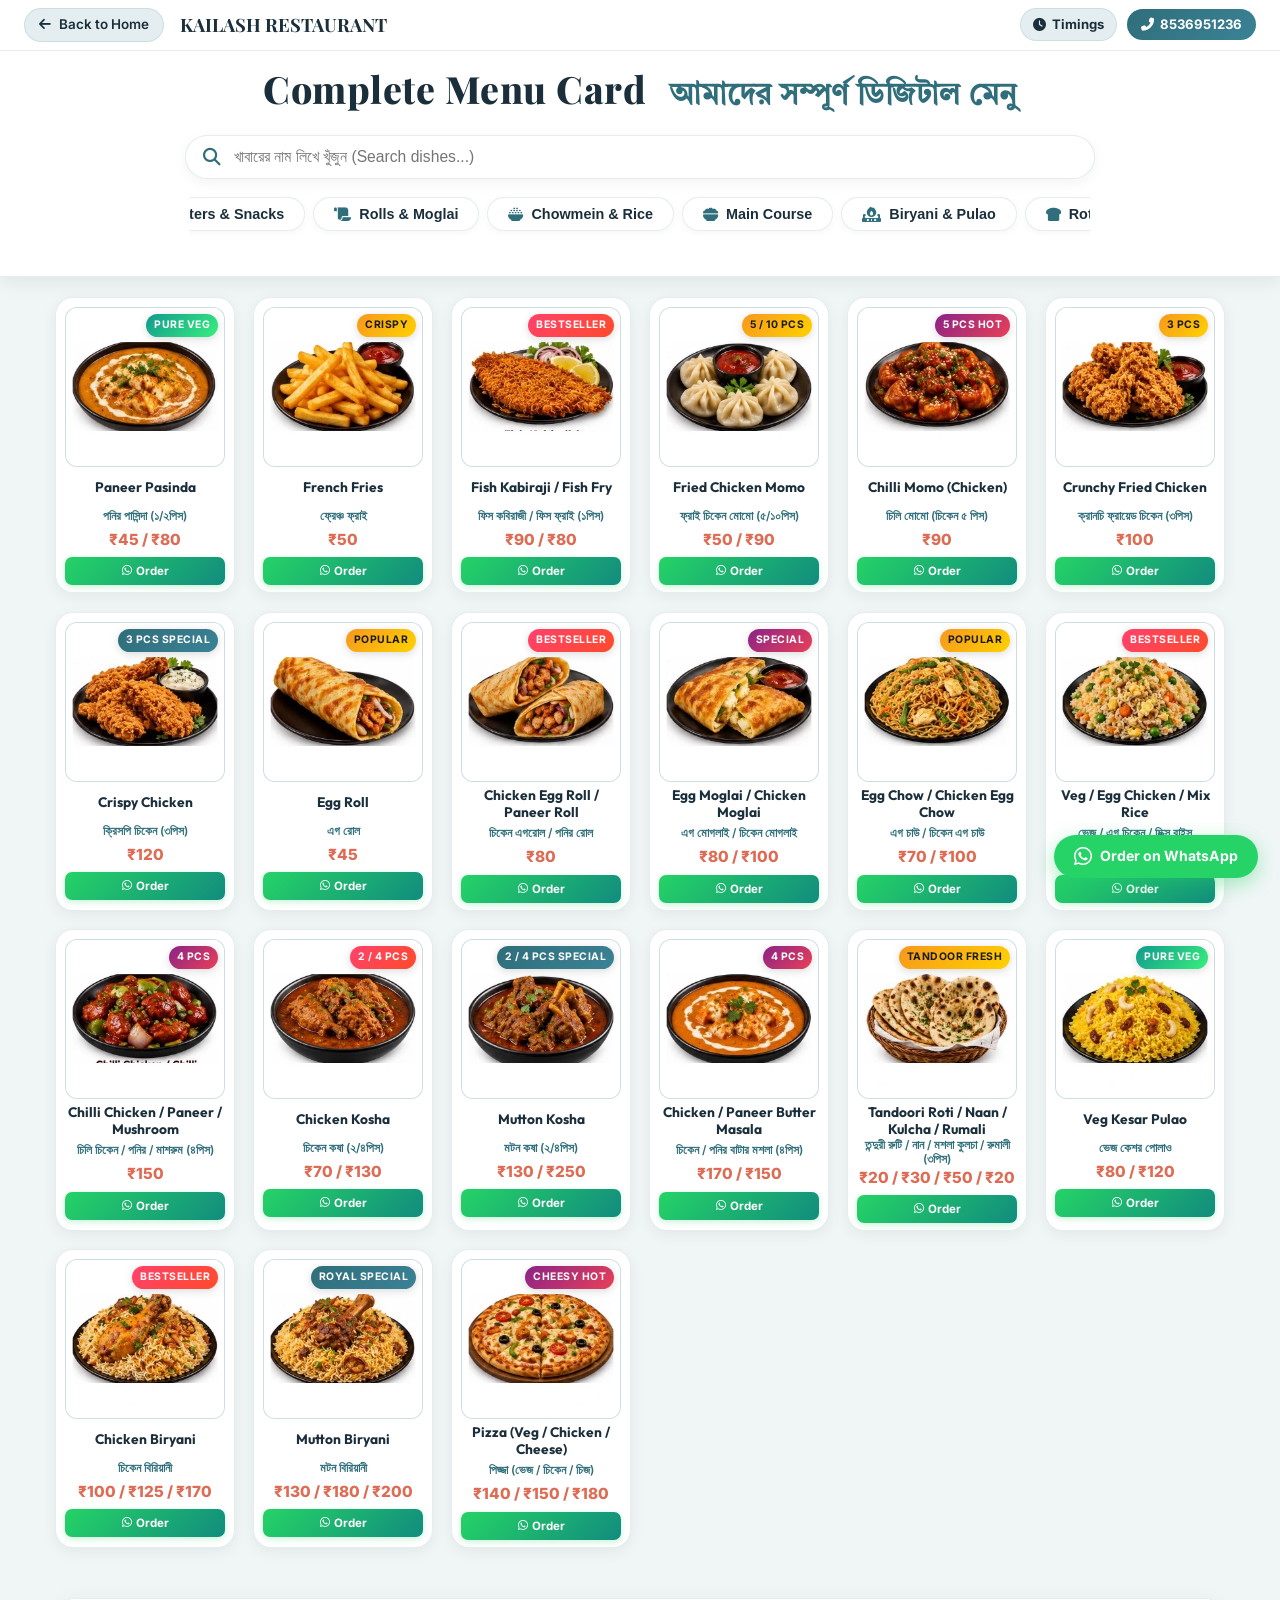
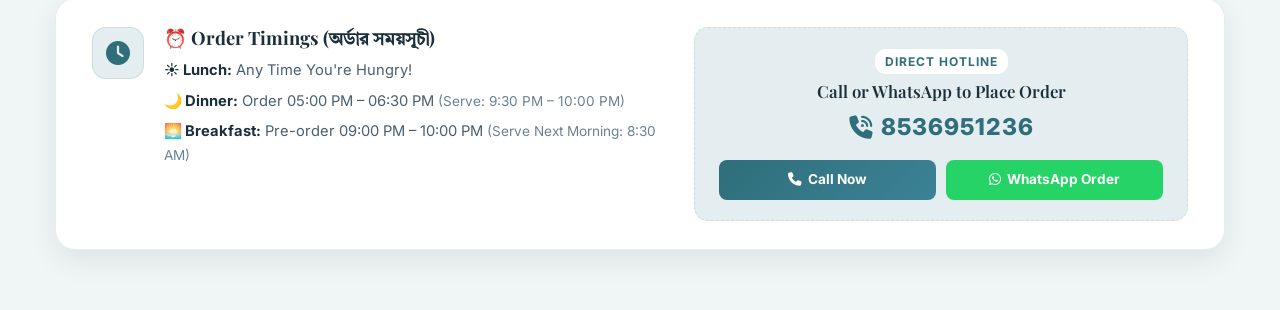
<file: menu.html>
<!DOCTYPE html>
<html lang="bn">
<head>
    <meta charset="UTF-8">
    <meta name="viewport" content="width=device-width, initial-scale=1.0">
    <title>Full Menu Card | KAILASH RESTAURANT| সম্পূর্ণ মেনু</title>
    
    <!-- Meta Descriptions & SEO -->
    <meta name="description" content="Explore the full digital menu of KAILASH RESTAURANT. Bengali Thalis, Snacks, Tea, Coffee, Extras & Direct WhatsApp Ordering.">
    <meta name="theme-color" content="#c9a24b">
    
    <!-- Fonts -->
    <link rel="preconnect" href="https://fonts.googleapis.com">
    <link rel="preconnect" href="https://fonts.gstatic.com" crossorigin>
    <link href="https://fonts.googleapis.com/css2?family=Cinzel:wght@500;700;900&family=Inter:wght@300;400;500;600;700;800&family=Outfit:wght@400;500;600;700;800&family=Playfair+Display:ital,wght@0,600;0,700;0,900;1,600&family=Tiro+Bangla:ital@0;1&display=swap" rel="stylesheet">
    
    <!-- Font Awesome -->
    <link rel="stylesheet" href="https://cdnjs.cloudflare.com/ajax/libs/font-awesome/6.5.1/css/all.min.css">
    
    <!-- Main Style -->
    <link rel="stylesheet" href="styles.css">

    <style>
        /* Specific Styles for Compact Full Menu Page (LIGHT THEME) */
        .full-menu-page {
            background-color: var(--bg-deep);
            color: var(--text-primary);
            min-height: 100vh;
        }

        /* Sticky Top Header Container */
        .sticky-menu-top-container {
            position: sticky;
            top: 0;
            z-index: 1000;
            background: var(--bg-card);
            backdrop-filter: blur(20px);
            -webkit-backdrop-filter: blur(20px);
            border-bottom: 1.5px solid var(--glass-border);
            box-shadow: 0 4px 20px rgba(0, 0, 0, 0.08);
        }

        .full-menu-nav {
            padding: 8px 24px;
            display: flex;
            align-items: center;
            justify-content: space-between;
            border-bottom: 1px solid var(--glass-border);
        }

        .full-menu-nav-left {
            display: flex;
            align-items: center;
            gap: 16px;
        }

        .nav-back-btn {
            display: inline-flex;
            align-items: center;
            gap: 8px;
            background: var(--bg-dark);
            border: 1px solid var(--glass-border);
            color: var(--text-primary);
            padding: 5px 14px;
            border-radius: 25px;
            text-decoration: none;
            font-weight: 600;
            font-size: 0.84rem;
            transition: all 0.3s ease;
        }

        .nav-back-btn:hover {
            background: var(--accent-gold);
            color: #ffffff;
            border-color: var(--accent-gold);
            transform: translateX(-3px);
            box-shadow: 0 0 15px rgba(0, 0, 0, 0.15);
        }

        .full-menu-logo-title {
            font-family: 'Playfair Display', serif;
            font-size: 1.15rem;
            font-weight: 700;
            color: var(--text-primary);
        }

        .full-menu-logo-title span {
            color: var(--accent-gold);
        }

        .full-menu-nav-right {
            display: flex;
            align-items: center;
            gap: 10px;
        }

        .nav-timing-btn {
            display: inline-flex;
            align-items: center;
            gap: 6px;
            background: var(--bg-dark);
            border: 1px solid var(--glass-border);
            color: var(--text-primary);
            padding: 5px 12px;
            border-radius: 25px;
            text-decoration: none;
            font-weight: 700;
            font-size: 0.82rem;
            transition: all 0.3s ease;
        }

        .nav-timing-btn:hover {
            background: var(--accent-gold);
            color: #ffffff;
            border-color: var(--accent-gold);
            transform: translateY(-2px);
            box-shadow: 0 0 15px rgba(0, 0, 0, 0.15);
        }

        .nav-call-btn {
            display: inline-flex;
            align-items: center;
            gap: 6px;
            background: linear-gradient(135deg, var(--accent-gold), var(--accent-amber));
            color: #ffffff;
            padding: 5px 14px;
            border-radius: 25px;
            text-decoration: none;
            font-weight: 700;
            font-size: 0.82rem;
            transition: all 0.3s ease;
        }

        .nav-call-btn:hover {
            transform: translateY(-2px);
            box-shadow: 0 4px 15px rgba(0, 0, 0, 0.2);
        }

        /* Full Menu Hero Header */
        .full-menu-hero {
            text-align: center;
            padding: 14px 20px 10px;
            position: relative;
        }

        .full-menu-hero h1 {
            font-family: 'Playfair Display', serif;
            font-size: 2.35rem;
            font-weight: 800;
            color: var(--text-primary);
            margin-bottom: 0;
            line-height: 1.25;
            letter-spacing: 0.5px;
        }

        .full-menu-hero h1 .bengali-heading {
            color: var(--accent-gold);
            display: inline-block;
            font-size: 1.85rem;
            margin-left: 14px;
            font-family: 'Tiro Bangla', serif;
            font-weight: 700;
        }

        .full-menu-hero p {
            display: none;
        }

        /* Search & Filter Controls */
        .menu-control-bar {
            max-width: 950px;
            margin: 0 auto;
            padding: 10px 20px 15px;
        }

        .search-box-wrapper {
            position: relative;
            margin-bottom: 12px;
        }

        .search-box-wrapper input {
            width: 100%;
            background: var(--bg-card);
            border: 1.5px solid var(--glass-border);
            padding: 12px 20px 12px 48px;
            border-radius: 30px;
            color: var(--text-primary);
            font-size: 0.98rem;
            outline: none;
            transition: all 0.3s ease;
            box-shadow: 0 4px 14px rgba(0, 0, 0, 0.05);
        }

        .search-box-wrapper input:focus {
            border-color: var(--accent-gold);
            box-shadow: 0 0 18px rgba(0, 0, 0, 0.1);
            background: var(--bg-card);
        }

        .search-box-wrapper i {
            position: absolute;
            left: 18px;
            top: 50%;
            transform: translateY(-50%);
            color: var(--accent-gold);
            font-size: 1.1rem;
        }

        .menu-category-tabs {
            touch-action: pan-x pan-y;
            overscroll-behavior-x: contain;
            display: flex;
            justify-content: center;
            flex-wrap: wrap;
            gap: 10px;
            margin: 0;
        }

        .menu-tab-btn {
            background: var(--bg-card);
            border: 1.5px solid var(--glass-border);
            color: var(--text-secondary);
            padding: 8px 20px;
            border-radius: 25px;
            font-size: 0.9rem;
            font-weight: 600;
            cursor: pointer;
            backdrop-filter: blur(8px);
            transition: all 0.25s ease;
            display: inline-flex;
            align-items: center;
            gap: 8px;
            box-shadow: 0 2px 8px rgba(0, 0, 0, 0.04);
        }

        .menu-tab-btn i {
            color: var(--accent-gold);
            font-size: 0.95rem;
            transition: transform 0.3s ease;
        }

        .menu-tab-btn:hover {
            border-color: var(--accent-gold);
            color: var(--text-primary);
            background: var(--bg-card2, #f4f8f9);
            transform: translateY(-2px);
            box-shadow: 0 4px 15px rgba(0, 0, 0, 0.08);
        }

        .menu-tab-btn.active {
            background: linear-gradient(135deg, var(--accent-gold), var(--accent-amber));
            border-color: var(--accent-gold);
            color: #ffffff;
            box-shadow: 0 3px 14px rgba(0, 0, 0, 0.15);
            transform: translateY(-1px);
        }

        .menu-tab-btn.active i {
            color: #ffffff;
        }

        /* Compact Grid for Full Menu */
        .compact-menu-grid-container {
            max-width: 1200px;
            margin: 20px auto 50px;
            padding: 0 15px;
        }

        .compact-grid {
            display: grid;
            grid-template-columns: repeat(auto-fill, minmax(180px, 1fr));
            gap: 18px;
        }

        .compact-grid .food-menu-card {
            flex: initial;
            width: 100%;
            animation: floatMenuItem 4.5s ease-in-out infinite alternate;
        }

        .compact-grid .food-menu-card.hidden {
            display: none !important;
        }

        /* No Results Message */
        #no-results-msg {
            text-align: center;
            padding: 50px 20px;
            font-size: 1.1rem;
            color: var(--accent-gold);
            display: none;
            grid-column: 1 / -1;
        }

        /* Order Info Banner (Light Theme) */
        .order-info-banner {
            display: flex;
            align-items: stretch;
            justify-content: space-between;
            gap: 25px;
            padding: 28px 36px;
            border-radius: 20px;
            background: var(--bg-card);
            border: 1.5px solid var(--glass-border);
            box-shadow: 0 10px 30px rgba(0, 0, 0, 0.07);
        }

        .order-timing-card {
            display: flex;
            gap: 20px;
            flex: 1.3;
        }

        .timing-icon {
            width: 52px;
            height: 52px;
            border-radius: 14px;
            background: var(--bg-dark);
            border: 1px solid var(--glass-border);
            display: flex;
            align-items: center;
            justify-content: center;
            color: var(--accent-gold);
            font-size: 1.5rem;
            flex-shrink: 0;
        }

        .timing-details h4 {
            color: var(--text-primary);
            font-size: 1.15rem;
            margin-bottom: 10px;
            font-weight: 700;
        }

        .timing-details ul {
            list-style: none;
            padding: 0;
            margin: 0;
            display: flex;
            flex-direction: column;
            gap: 7px;
        }

        .timing-details li {
            font-size: 0.92rem;
            color: var(--text-secondary);
        }

        .timing-details li strong {
            color: var(--text-primary);
        }

        .timing-details .serve-time {
            color: var(--text-muted);
            font-size: 0.85rem;
        }

        .order-call-box {
            flex: 1;
            display: flex;
            flex-direction: column;
            align-items: center;
            justify-content: center;
            text-align: center;
            background: var(--bg-dark);
            padding: 20px 24px;
            border-radius: 14px;
            border: 1px dashed var(--glass-border);
        }

        .call-badge {
            background: var(--bg-card);
            color: var(--accent-gold);
            font-size: 0.75rem;
            font-weight: 700;
            text-transform: uppercase;
            letter-spacing: 1px;
            padding: 3px 10px;
            border-radius: 12px;
            margin-bottom: 6px;
            border: 1px solid var(--glass-border);
        }

        .order-call-box h3 {
            font-size: 1.05rem;
            color: var(--text-primary);
            margin-bottom: 8px;
            font-weight: 600;
        }

        .order-phone-link {
            font-size: 1.45rem;
            font-weight: 800;
            color: var(--accent-gold);
            text-decoration: none;
            letter-spacing: 1px;
            display: inline-flex;
            align-items: center;
            gap: 8px;
            margin-bottom: 14px;
            transition: transform 0.3s ease;
        }

        .order-phone-link:hover {
            transform: scale(1.05);
        }

        .quick-action-btns {
            display: flex;
            gap: 10px;
            width: 100%;
        }

        .direct-call-btn, .direct-wp-btn {
            flex: 1;
            padding: 9px 12px;
            border-radius: 8px;
            font-size: 0.85rem;
            font-weight: 700;
            text-decoration: none;
            display: inline-flex;
            align-items: center;
            justify-content: center;
            gap: 6px;
            transition: all 0.3s ease;
        }

        .direct-call-btn {
            background: linear-gradient(135deg, var(--accent-gold), var(--accent-amber));
            color: #ffffff;
        }

        .direct-call-btn:hover {
            transform: translateY(-2px);
            box-shadow: 0 4px 15px rgba(0, 0, 0, 0.2);
        }

        .direct-wp-btn {
            background: #25D366;
            color: #ffffff;
        }

        .direct-wp-btn:hover {
            background: #1ebc59;
            transform: translateY(-2px);
            box-shadow: 0 4px 15px rgba(37, 211, 102, 0.4);
        }

        /* Floating Order Quick Dial */
        .floating-order-btn {
            position: fixed;
            bottom: 22px;
            right: 22px;
            z-index: 999;
            display: flex;
            align-items: center;
            gap: 8px;
            background: #25D366;
            color: #ffffff;
            padding: 10px 20px;
            border-radius: 35px;
            text-decoration: none;
            font-weight: 700;
            font-size: 0.88rem;
            box-shadow: 0 6px 20px rgba(37, 211, 102, 0.4);
            transition: all 0.3s ease;
            animation: pulseOrderBtn 2.5s infinite;
        }

        .floating-order-btn:hover {
            background: #1ebc59;
            color: #ffffff;
            transform: scale(1.06);
            box-shadow: 0 8px 25px rgba(37, 211, 102, 0.6);
        }

        @keyframes pulseOrderBtn {
            0%, 100% { transform: scale(1); }
            50% { transform: scale(1.04); }
        }

        @media (max-width: 900px) {
            .order-info-banner {
                flex-direction: column;
                padding: 22px;
            }
            .order-timing-card {
                flex-direction: column;
                gap: 12px;
            }
        }

        @media (max-width: 600px) {
            .full-menu-nav {
                padding: 8px 12px;
            }
            .nav-back-btn span {
                display: none;
            }
            .full-menu-logo-title {
                font-size: 1.05rem;
            }
            .nav-timing-btn {
                padding: 4px 8px;
                font-size: 0.76rem;
            }
            .nav-timing-btn span {
                display: none;
            }
            .nav-call-btn {
                padding: 4px 10px;
                font-size: 0.76rem;
            }
            .full-menu-hero {
                padding: 10px 10px 4px;
            }
            .full-menu-hero h1 {
                font-size: 1.65rem;
            }
            .full-menu-hero h1 .bengali-heading {
                font-size: 1.35rem;
                display: block;
                margin-left: 0;
                margin-top: 4px;
            }
            .menu-control-bar {
                padding: 6px 12px 10px;
            }
            .search-box-wrapper {
                margin-bottom: 8px;
            }
            .search-box-wrapper input {
                padding: 9px 16px 9px 38px;
                font-size: 0.88rem;
                border-radius: 25px;
            }
            .search-box-wrapper i {
                left: 14px;
                font-size: 0.95rem;
            }
            .menu-category-tabs {
            touch-action: pan-x pan-y;
            overscroll-behavior-x: contain;
                gap: 6px;
                overflow-x: auto;
                flex-wrap: nowrap;
                justify-content: flex-start;
                padding-bottom: 4px;
                -webkit-overflow-scrolling: touch;
            }
            .menu-tab-btn {
                padding: 6px 14px;
                font-size: 0.8rem;
                border-radius: 20px;
                white-space: nowrap;
                flex-shrink: 0;
            }
            .compact-grid {
                grid-template-columns: repeat(2, 1fr);
                gap: 10px;
            }
            .compact-grid .food-menu-card {
                padding: 8px;
            }
            .food-title {
                font-size: 0.86rem;
            }
            .bengali-title {
                font-size: 0.72rem;
            }
            .food-price {
                font-size: 0.95rem;
            }
            .food-order-btn {
                padding: 5px 8px;
                font-size: 0.72rem;
            }
        }
    </style>
</head>
<body class="full-menu-page">

    <!-- Sticky Top Header (Navbar + Hero Title + Search Box + Filter Tabs) -->
    <div class="sticky-menu-top-container">
        <!-- Top Navigation Bar -->
        <nav class="full-menu-nav">
            <div class="full-menu-nav-left">
                <a href="index.html" class="nav-back-btn" title="Go back to Home Page">
                    <i class="fas fa-arrow-left"></i> <span>Back to Home</span>
                </a>
                <div class="full-menu-logo-title">KAILASH RESTAURANT</div>
            </div>
            <div class="full-menu-nav-right">
                <a href="#order-timings" class="nav-timing-btn" id="nav-timing-toggle-btn" title="Order Timings (অর্ডার সময়সূচী)">
                    <i class="fas fa-clock" id="nav-timing-icon"></i> <span id="nav-timing-text">Timings</span>
                </a>
                <a href="tel:+918536951236" class="nav-call-btn">
                    <i class="fas fa-phone-alt"></i> <span>8536951236</span>
                </a>
            </div>
        </nav>

        <!-- Hero Header -->
        <header class="full-menu-hero">
            <h1>Complete Menu Card <span class="bengali-heading">আমাদের সম্পূর্ণ ডিজিটাল মেনু</span></h1>
        </header>

        <!-- Search Bar & Category Filter Tabs -->
        <div class="menu-control-bar">
            <div class="search-box-wrapper">
                <i class="fas fa-search"></i>
                <input type="text" id="menu-search-input" placeholder="খাবারের নাম লিখে খুঁজুন (Search dishes...)" autocomplete="off">
            </div>

            <div class="menu-category-tabs">
                <button class="menu-tab-btn active" data-category="all">
                    <i class="fas fa-utensils"></i> All Items
                </button>
                <button class="menu-tab-btn" data-category="starter-snacks">
                    <i class="fas fa-drumstick-bite"></i> Starters & Snacks
                </button>
                <button class="menu-tab-btn" data-category="rolls-moglai">
                    <i class="fas fa-scroll"></i> Rolls & Moglai
                </button>
                <button class="menu-tab-btn" data-category="chow-rice">
                    <i class="fas fa-bowl-rice"></i> Chowmein & Rice
                </button>
                <button class="menu-tab-btn" data-category="main-course">
                    <i class="fas fa-bowl-food"></i> Main Course
                </button>
                <button class="menu-tab-btn" data-category="biryani-pulao">
                    <i class="fas fa-fire-burner"></i> Biryani & Pulao
                </button>
                <button class="menu-tab-btn" data-category="roti-breads">
                    <i class="fas fa-bread-slice"></i> Roti & Breads
                </button>
                <button class="menu-tab-btn" data-category="pizza">
                    <i class="fas fa-pizza-slice"></i> Pizza
                </button>
            </div>
        </div>
    </div>

    <!-- Compact Full Menu Grid -->
    <main class="compact-menu-grid-container">
        <div class="compact-grid" id="full-menu-grid">
                <!-- 1. Paneer Pasinda -->
                <div class="food-menu-card" data-category="starter-snacks" data-keywords="paneer pasinda panir pasinda starter snacks pure veg 1 pc 2 pcs">
                    <div class="food-card-badge pure-veg">Pure Veg</div>
                    <div class="food-card-img-box">
                        <img src="assets/menu_paneer_pasinda.webp" alt="Paneer Pasinda" loading="lazy">
                    </div>
                    <div class="food-card-body">
                        <h3 class="food-title">Paneer Pasinda</h3>
                        <span class="bengali-title">পনির পাসিন্দা (১/২পিস)</span>
                        <span class="food-price">₹45 / ₹80</span>
                        <a href="https://wa.me/918536951236?text=Hi%20KAILASH%20RESTAURANT%20CUM%20HALL,%20I%20want%20to%20order%20Paneer%20Pasinda%20(%E2%82%B945%2F%E2%82%B980)" target="_blank" class="food-order-btn">
                            <i class="fab fa-whatsapp"></i> Order
                        </a>
                    </div>
                </div>

                <!-- 2. French Fries -->
                <div class="food-menu-card" data-category="starter-snacks" data-keywords="french fries potato chips crispy starter snack veg">
                    <div class="food-card-badge popular">Crispy</div>
                    <div class="food-card-img-box">
                        <img src="assets/menu_french_fries.webp" alt="French Fries" loading="lazy">
                    </div>
                    <div class="food-card-body">
                        <h3 class="food-title">French Fries</h3>
                        <span class="bengali-title">ফ্রেঞ্চ ফ্রাই</span>
                        <span class="food-price">₹50</span>
                        <a href="https://wa.me/918536951236?text=Hi%20KAILASH%20RESTAURANT%20CUM%20HALL,%20I%20want%20to%20order%20French%20Fries%20(%E2%82%B950)" target="_blank" class="food-order-btn">
                            <i class="fab fa-whatsapp"></i> Order
                        </a>
                    </div>
                </div>

                <!-- 3. Fish Kabiraji / Fish Fry -->
                <div class="food-menu-card" data-category="starter-snacks" data-keywords="fish kabiraji fish fry mach fry 1 pc nonveg seafood starter">
                    <div class="food-card-badge bestseller">Bestseller</div>
                    <div class="food-card-img-box">
                        <img src="assets/menu_fish_kabiraji_fry.webp" alt="Fish Kabiraji / Fish Fry" loading="lazy">
                    </div>
                    <div class="food-card-body">
                        <h3 class="food-title">Fish Kabiraji / Fish Fry</h3>
                        <span class="bengali-title">ফিস কবিরাজী / ফিস ফ্রাই (১পিস)</span>
                        <span class="food-price">₹90 / ₹80</span>
                        <a href="https://wa.me/918536951236?text=Hi%20KAILASH%20RESTAURANT%20CUM%20HALL,%20I%20want%20to%20order%20Fish%20Kabiraji%2FFish%20Fry%20(%E2%82%B990%2F%E2%82%B980)" target="_blank" class="food-order-btn">
                            <i class="fab fa-whatsapp"></i> Order
                        </a>
                    </div>
                </div>

                <!-- 4. Fried Chicken Momo -->
                <div class="food-menu-card" data-category="starter-snacks" data-keywords="fried chicken momo momos 5 pcs 10 pcs nonveg starter fried">
                    <div class="food-card-badge popular">5 / 10 Pcs</div>
                    <div class="food-card-img-box">
                        <img src="assets/menu_fried_chicken_momo.webp" alt="Fried Chicken Momo" loading="lazy">
                    </div>
                    <div class="food-card-body">
                        <h3 class="food-title">Fried Chicken Momo</h3>
                        <span class="bengali-title">ফ্রাই চিকেন মোমো (৫/১০পিস)</span>
                        <span class="food-price">₹50 / ₹90</span>
                        <a href="https://wa.me/918536951236?text=Hi%20KAILASH%20RESTAURANT%20CUM%20HALL,%20I%20want%20to%20order%20Fried%20Chicken%20Momo%20(%E2%82%B950%2F%E2%82%B990)" target="_blank" class="food-order-btn">
                            <i class="fab fa-whatsapp"></i> Order
                        </a>
                    </div>
                </div>

                <!-- 5. Chilli Momo (Chicken) -->
                <div class="food-menu-card" data-category="starter-snacks" data-keywords="chilli momo chicken spicy momos gravy 5 pcs nonveg hot starter">
                    <div class="food-card-badge special">5 Pcs Hot</div>
                    <div class="food-card-img-box">
                        <img src="assets/menu_chilli_momo.webp" alt="Chilli Momo (Chicken)" loading="lazy">
                    </div>
                    <div class="food-card-body">
                        <h3 class="food-title">Chilli Momo (Chicken)</h3>
                        <span class="bengali-title">চিলি মোমো (চিকেন ৫ পিস)</span>
                        <span class="food-price">₹90</span>
                        <a href="https://wa.me/918536951236?text=Hi%20KAILASH%20RESTAURANT%20CUM%20HALL,%20I%20want%20to%20order%20Chilli%20Momo%20Chicken%20(%E2%82%B990)" target="_blank" class="food-order-btn">
                            <i class="fab fa-whatsapp"></i> Order
                        </a>
                    </div>
                </div>

                <!-- 6. Crunchy Fried Chicken -->
                <div class="food-menu-card" data-category="starter-snacks" data-keywords="crunchy fried chicken 3 pcs crispy chicken starter crunchy kfc">
                    <div class="food-card-badge popular">3 Pcs</div>
                    <div class="food-card-img-box">
                        <img src="assets/menu_crunchy_fried_chicken.webp" alt="Crunchy Fried Chicken" loading="lazy">
                    </div>
                    <div class="food-card-body">
                        <h3 class="food-title">Crunchy Fried Chicken</h3>
                        <span class="bengali-title">ক্রানচি ফ্রায়েড চিকেন (৩পিস)</span>
                        <span class="food-price">₹100</span>
                        <a href="https://wa.me/918536951236?text=Hi%20KAILASH%20RESTAURANT%20CUM%20HALL,%20I%20want%20to%20order%20Crunchy%20Fried%20Chicken%20(%E2%82%B9100)" target="_blank" class="food-order-btn">
                            <i class="fab fa-whatsapp"></i> Order
                        </a>
                    </div>
                </div>

                <!-- 7. Crispy Chicken -->
                <div class="food-menu-card" data-category="starter-snacks" data-keywords="crispy chicken 3 pcs crunchy fried starter chef special">
                    <div class="food-card-badge chef">3 Pcs Special</div>
                    <div class="food-card-img-box">
                        <img src="assets/menu_crispy_chicken.webp" alt="Crispy Chicken" loading="lazy">
                    </div>
                    <div class="food-card-body">
                        <h3 class="food-title">Crispy Chicken</h3>
                        <span class="bengali-title">ক্রিসপি চিকেন (৩পিস)</span>
                        <span class="food-price">₹120</span>
                        <a href="https://wa.me/918536951236?text=Hi%20KAILASH%20RESTAURANT%20CUM%20HALL,%20I%20want%20to%20order%20Crispy%20Chicken%20(%E2%82%B9120)" target="_blank" class="food-order-btn">
                            <i class="fab fa-whatsapp"></i> Order
                        </a>
                    </div>
                </div>

                <!-- 8. Egg Roll -->
                <div class="food-menu-card" data-category="rolls-moglai" data-keywords="egg roll dimer roll kathi roll street food roll snack">
                    <div class="food-card-badge popular">Popular</div>
                    <div class="food-card-img-box">
                        <img src="assets/menu_egg_roll.webp" alt="Egg Roll" loading="lazy">
                    </div>
                    <div class="food-card-body">
                        <h3 class="food-title">Egg Roll</h3>
                        <span class="bengali-title">এগ রোল</span>
                        <span class="food-price">₹45</span>
                        <a href="https://wa.me/918536951236?text=Hi%20KAILASH%20RESTAURANT%20CUM%20HALL,%20I%20want%20to%20order%20Egg%20Roll%20(%E2%82%B945)" target="_blank" class="food-order-btn">
                            <i class="fab fa-whatsapp"></i> Order
                        </a>
                    </div>
                </div>

                <!-- 9. Chicken Egg Roll / Paneer Roll -->
                <div class="food-menu-card" data-category="rolls-moglai" data-keywords="chicken egg roll paneer roll panir roll kathi roll bestseller">
                    <div class="food-card-badge bestseller">Bestseller</div>
                    <div class="food-card-img-box">
                        <img src="assets/menu_chicken_egg_paneer_roll.webp" alt="Chicken Egg Roll / Paneer Roll" loading="lazy">
                    </div>
                    <div class="food-card-body">
                        <h3 class="food-title">Chicken Egg Roll / Paneer Roll</h3>
                        <span class="bengali-title">চিকেন এগরোল / পনির রোল</span>
                        <span class="food-price">₹80</span>
                        <a href="https://wa.me/918536951236?text=Hi%20KAILASH%20RESTAURANT%20CUM%20HALL,%20I%20want%20to%20order%20Chicken%20Egg%20Roll%2FPaneer%20Roll%20(%E2%82%B980)" target="_blank" class="food-order-btn">
                            <i class="fab fa-whatsapp"></i> Order
                        </a>
                    </div>
                </div>

                <!-- 10. Egg Moglai / Chicken Moglai -->
                <div class="food-menu-card" data-category="rolls-moglai" data-keywords="egg moglai chicken moglai mughlai paratha snack aloo dum">
                    <div class="food-card-badge special">Special</div>
                    <div class="food-card-img-box">
                        <img src="assets/menu_moglai.webp" alt="Egg Moglai / Chicken Moglai" loading="lazy">
                    </div>
                    <div class="food-card-body">
                        <h3 class="food-title">Egg Moglai / Chicken Moglai</h3>
                        <span class="bengali-title">এগ মোগলাই / চিকেন মোগলাই</span>
                        <span class="food-price">₹80 / ₹100</span>
                        <a href="https://wa.me/918536951236?text=Hi%20KAILASH%20RESTAURANT%20CUM%20HALL,%20I%20want%20to%20order%20Egg%2FChicken%20Moglai%20(%E2%82%B980%2F%E2%82%B9100)" target="_blank" class="food-order-btn">
                            <i class="fab fa-whatsapp"></i> Order
                        </a>
                    </div>
                </div>

                <!-- 11. Egg Chow / Chicken Egg Chow -->
                <div class="food-menu-card" data-category="chow-rice" data-keywords="egg chow chicken egg chow chowmein noodles hakka chinese">
                    <div class="food-card-badge popular">Popular</div>
                    <div class="food-card-img-box">
                        <img src="assets/menu_egg_chowmein.webp" alt="Egg Chow / Chicken Egg Chow" loading="lazy">
                    </div>
                    <div class="food-card-body">
                        <h3 class="food-title">Egg Chow / Chicken Egg Chow</h3>
                        <span class="bengali-title">এগ চাউ / চিকেন এগ চাউ</span>
                        <span class="food-price">₹70 / ₹100</span>
                        <a href="https://wa.me/918536951236?text=Hi%20KAILASH%20RESTAURANT%20CUM%20HALL,%20I%20want%20to%20order%20Egg%2FChicken%20Chow%20(%E2%82%B970%2F%E2%82%B9100)" target="_blank" class="food-order-btn">
                            <i class="fab fa-whatsapp"></i> Order
                        </a>
                    </div>
                </div>

                <!-- 12. Veg / Egg Chicken / Mix Rice -->
                <div class="food-menu-card" data-category="chow-rice" data-keywords="veg fried rice egg chicken fried rice mix fried rice chinese rice">
                    <div class="food-card-badge bestseller">Bestseller</div>
                    <div class="food-card-img-box">
                        <img src="assets/menu_fried_rice.webp" alt="Veg / Egg Chicken / Mix Rice" loading="lazy">
                    </div>
                    <div class="food-card-body">
                        <h3 class="food-title">Veg / Egg Chicken / Mix Rice</h3>
                        <span class="bengali-title">ভেজ / এগ চিকেন / মিক্স রাইস</span>
                        <span class="food-price">₹80 / ₹120 / ₹140</span>
                        <a href="https://wa.me/918536951236?text=Hi%20KAILASH%20RESTAURANT%20CUM%20HALL,%20I%20want%20to%20order%20Fried%20Rice%20(%E2%82%B980%2F%E2%82%B9120%2F%E2%82%B9140)" target="_blank" class="food-order-btn">
                            <i class="fab fa-whatsapp"></i> Order
                        </a>
                    </div>
                </div>

                <!-- 13. Chilli Chicken / Paneer / Mushroom -->
                <div class="food-menu-card" data-category="main-course" data-keywords="chilli chicken chilli paneer chilli mushroom 4 pcs gravy dry chinese curry">
                    <div class="food-card-badge special">4 Pcs</div>
                    <div class="food-card-img-box">
                        <img src="assets/menu_chilli_chicken.webp" alt="Chilli Chicken / Paneer / Mushroom" loading="lazy">
                    </div>
                    <div class="food-card-body">
                        <h3 class="food-title">Chilli Chicken / Paneer / Mushroom</h3>
                        <span class="bengali-title">চিলি চিকেন / পনির / মাশরুম (৪পিস)</span>
                        <span class="food-price">₹150</span>
                        <a href="https://wa.me/918536951236?text=Hi%20KAILASH%20RESTAURANT%20CUM%20HALL,%20I%20want%20to%20order%20Chilli%20Chicken%2FPaneer%2FMushroom%20(%E2%82%B9150)" target="_blank" class="food-order-btn">
                            <i class="fab fa-whatsapp"></i> Order
                        </a>
                    </div>
                </div>

                <!-- 14. Chicken Kosha -->
                <div class="food-menu-card" data-category="main-course" data-keywords="chicken kosha murgir kosha chicken curry 2 pcs 4 pcs main course">
                    <div class="food-card-badge bestseller">2 / 4 Pcs</div>
                    <div class="food-card-img-box">
                        <img src="assets/menu_chicken_kosha.webp" alt="Chicken Kosha" loading="lazy">
                    </div>
                    <div class="food-card-body">
                        <h3 class="food-title">Chicken Kosha</h3>
                        <span class="bengali-title">চিকেন কষা (২/৪পিস)</span>
                        <span class="food-price">₹70 / ₹130</span>
                        <a href="https://wa.me/918536951236?text=Hi%20KAILASH%20RESTAURANT%20CUM%20HALL,%20I%20want%20to%20order%20Chicken%20Kosha%20(%E2%82%B970%2F%E2%82%B9130)" target="_blank" class="food-order-btn">
                            <i class="fab fa-whatsapp"></i> Order
                        </a>
                    </div>
                </div>

                <!-- 15. Mutton Kosha -->
                <div class="food-menu-card" data-category="main-course" data-keywords="mutton kosha khashir mangsho mutton curry 2 pcs 4 pcs chef special">
                    <div class="food-card-badge chef">2 / 4 Pcs Special</div>
                    <div class="food-card-img-box">
                        <img src="assets/menu_mutton_kosha.webp" alt="Mutton Kosha" loading="lazy">
                    </div>
                    <div class="food-card-body">
                        <h3 class="food-title">Mutton Kosha</h3>
                        <span class="bengali-title">মটন কষা (২/৪পিস)</span>
                        <span class="food-price">₹130 / ₹250</span>
                        <a href="https://wa.me/918536951236?text=Hi%20KAILASH%20RESTAURANT%20CUM%20HALL,%20I%20want%20to%20order%20Mutton%20Kosha%20(%E2%82%B9130%2F%E2%82%B9250)" target="_blank" class="food-order-btn">
                            <i class="fab fa-whatsapp"></i> Order
                        </a>
                    </div>
                </div>

                <!-- 16. Chicken / Paneer Butter Masala -->
                <div class="food-menu-card" data-category="main-course" data-keywords="chicken butter masala paneer butter masala 4 pcs butter gravy rich curry">
                    <div class="food-card-badge special">4 Pcs</div>
                    <div class="food-card-img-box">
                        <img src="assets/menu_butter_masala.webp" alt="Chicken / Paneer Butter Masala" loading="lazy">
                    </div>
                    <div class="food-card-body">
                        <h3 class="food-title">Chicken / Paneer Butter Masala</h3>
                        <span class="bengali-title">চিকেন / পনির বাটার মশলা (৪পিস)</span>
                        <span class="food-price">₹170 / ₹150</span>
                        <a href="https://wa.me/918536951236?text=Hi%20KAILASH%20RESTAURANT%20CUM%20HALL,%20I%20want%20to%20order%20Butter%20Masala%20(%E2%82%B9170%2F%E2%82%B9150)" target="_blank" class="food-order-btn">
                            <i class="fab fa-whatsapp"></i> Order
                        </a>
                    </div>
                </div>

                <!-- 17. Tandoori Roti / Naan / Kulcha / Rumali -->
                <div class="food-menu-card" data-category="roti-breads" data-keywords="tandoori roti naan masala kulcha rumali roti 3 pcs breads tandoor">
                    <div class="food-card-badge popular">Tandoor Fresh</div>
                    <div class="food-card-img-box">
                        <img src="assets/menu_tandoori_roti_naan.webp" alt="Tandoori Roti / Naan / Kulcha / Rumali" loading="lazy">
                    </div>
                    <div class="food-card-body">
                        <h3 class="food-title">Tandoori Roti / Naan / Kulcha / Rumali</h3>
                        <span class="bengali-title">তন্দুরী রুটি / নান / মশলা কুলচা / রুমালী (৩পিস)</span>
                        <span class="food-price">₹20 / ₹30 / ₹50 / ₹20</span>
                        <a href="https://wa.me/918536951236?text=Hi%20KAILASH%20RESTAURANT%20CUM%20HALL,%20I%20want%20to%20order%20Roti%2FNaan%2FKulcha" target="_blank" class="food-order-btn">
                            <i class="fab fa-whatsapp"></i> Order
                        </a>
                    </div>
                </div>

                <!-- 18. Veg Kesar Pulao -->
                <div class="food-menu-card" data-category="biryani-pulao" data-keywords="veg kesar pulao saffron sweet pulao basmati rice pure veg">
                    <div class="food-card-badge pure-veg">Pure Veg</div>
                    <div class="food-card-img-box">
                        <img src="assets/menu_veg_kesar_pulao.webp" alt="Veg Kesar Pulao" loading="lazy">
                    </div>
                    <div class="food-card-body">
                        <h3 class="food-title">Veg Kesar Pulao</h3>
                        <span class="bengali-title">ভেজ কেশর পোলাও</span>
                        <span class="food-price">₹80 / ₹120</span>
                        <a href="https://wa.me/918536951236?text=Hi%20KAILASH%20RESTAURANT%20CUM%20HALL,%20I%20want%20to%20order%20Veg%20Kesar%20Pulao%20(%E2%82%B980%2F%E2%82%B9120)" target="_blank" class="food-order-btn">
                            <i class="fab fa-whatsapp"></i> Order
                        </a>
                    </div>
                </div>

                <!-- 19. Chicken Biryani -->
                <div class="food-menu-card" data-category="biryani-pulao" data-keywords="chicken biryani murgir biriyani dum biryani rice nonveg special">
                    <div class="food-card-badge bestseller">Bestseller</div>
                    <div class="food-card-img-box">
                        <img src="assets/menu_chicken_biryani.webp" alt="Chicken Biryani" loading="lazy">
                    </div>
                    <div class="food-card-body">
                        <h3 class="food-title">Chicken Biryani</h3>
                        <span class="bengali-title">চিকেন বিরিয়ানী</span>
                        <span class="food-price">₹100 / ₹125 / ₹170</span>
                        <a href="https://wa.me/918536951236?text=Hi%20KAILASH%20RESTAURANT%20CUM%20HALL,%20I%20want%20to%20order%20Chicken%20Biryani%20(%E2%82%B9100%2F%E2%82%B9125%2F%E2%82%B9170)" target="_blank" class="food-order-btn">
                            <i class="fab fa-whatsapp"></i> Order
                        </a>
                    </div>
                </div>

                <!-- 20. Mutton Biryani -->
                <div class="food-menu-card" data-category="biryani-pulao" data-keywords="mutton biryani khashi biriyani dum biryani rice nonveg royal special">
                    <div class="food-card-badge chef">Royal Special</div>
                    <div class="food-card-img-box">
                        <img src="assets/menu_mutton_biryani.webp" alt="Mutton Biryani" loading="lazy">
                    </div>
                    <div class="food-card-body">
                        <h3 class="food-title">Mutton Biryani</h3>
                        <span class="bengali-title">মটন বিরিয়ানী</span>
                        <span class="food-price">₹130 / ₹180 / ₹200</span>
                        <a href="https://wa.me/918536951236?text=Hi%20KAILASH%20RESTAURANT%20CUM%20HALL,%20I%20want%20to%20order%20Mutton%20Biryani%20(%E2%82%B9130%2F%E2%82%B9180%2F%E2%82%B9200)" target="_blank" class="food-order-btn">
                            <i class="fab fa-whatsapp"></i> Order
                        </a>
                    </div>
                </div>

                <!-- 21. Pizza (Veg / Chicken / Cheese) -->
                <div class="food-menu-card" data-category="pizza" data-keywords="pizza veg pizza chicken pizza cheese pizza italian snacks fast food">
                    <div class="food-card-badge special">Cheesy Hot</div>
                    <div class="food-card-img-box">
                        <img src="assets/menu_pizza.webp" alt="Pizza (Veg / Chicken / Cheese)" loading="lazy">
                    </div>
                    <div class="food-card-body">
                        <h3 class="food-title">Pizza (Veg / Chicken / Cheese)</h3>
                        <span class="bengali-title">পিজ্জা (ভেজ / চিকেন / চিজ)</span>
                        <span class="food-price">₹140 / ₹150 / ₹180</span>
                        <a href="https://wa.me/918536951236?text=Hi%20KAILASH%20RESTAURANT%20CUM%20HALL,%20I%20want%20to%20order%20Pizza%20(%E2%82%B9140%2F%E2%82%B9150%2F%E2%82%B9180)" target="_blank" class="food-order-btn">
                            <i class="fab fa-whatsapp"></i> Order
                        </a>
                    </div>
                </div>
        </div>

        <!-- No Results Fallback -->
        <div id="no-results-msg">
            <i class="fas fa-search" style="font-size: 2.5rem; margin-bottom: 12px; display: block;"></i>
            <p>আপনার খোঁজা অনুযায়ী কোনো খাবার পাওয়া যায়নি। অন্য কিছু লিখে খুঁজুন।</p>
        </div>
    </main>

    <!-- Order Timings Banner -->
    <div id="order-timings" style="max-width: 1200px; margin: 0 auto 60px; padding: 0 15px; scroll-margin-top: 170px;">
        <div class="order-info-banner glassmorphism">
            <div class="order-timing-card">
                <div class="timing-icon"><i class="fas fa-clock"></i></div>
                <div class="timing-details">
                    <h4>⏰ Order Timings (অর্ডার সময়সূচী)</h4>
                    <ul>
                        <li><strong>☀️ Lunch:</strong> Any Time You're Hungry!</li>
                        <li><strong>🌙 Dinner:</strong> Order 05:00 PM – 06:30 PM <span class="serve-time">(Serve: 9:30 PM – 10:00 PM)</span></li>
                        <li><strong>🌅 Breakfast:</strong> Pre-order 09:00 PM – 10:00 PM <span class="serve-time">(Serve Next Morning: 8:30 AM)</span></li>
                    </ul>
                </div>
            </div>
            
            <div class="order-call-box">
                <div class="call-badge">Direct Hotline</div>
                <h3>Call or WhatsApp to Place Order</h3>
                <a href="tel:+918536951236" class="order-phone-link">
                    <i class="fas fa-phone-volume"></i> 8536951236
                </a>
                <div class="quick-action-btns">
                    <a href="tel:+918536951236" class="direct-call-btn">
                        <i class="fas fa-phone"></i> Call Now
                    </a>
                    <a href="https://wa.me/918536951236?text==Hello%20KAILASH%20RESTAURANT,%20I%20want%20to%20place%20an%20order!" target="_blank" class="direct-wp-btn">
                        <i class="fab fa-whatsapp"></i> WhatsApp Order
                    </a>
                </div>
            </div>
        </div>
    </div>

    <!-- Floating Direct WhatsApp Button -->
    <a href="https://wa.me/918536951236?text==Hello%20KAILASH%20RESTAURANT,%20I%20want%20to%20order%20food!" target="_blank" class="floating-order-btn" title="Direct WhatsApp Order">
        <i class="fab fa-whatsapp" style="font-size: 1.3rem;"></i> <span>Order on WhatsApp</span>
    </a>

    <!-- JavaScript for Live Search & Category Filtering -->
    <script>
        document.addEventListener('DOMContentLoaded', () => {
            const searchInput = document.getElementById('menu-search-input');
            const categoryTabs = document.querySelectorAll('.menu-tab-btn');
            const foodCards = document.querySelectorAll('.food-menu-card');
            const noResultsMsg = document.getElementById('no-results-msg');

            let activeCategory = 'all';

            function filterMenu() {
                const query = searchInput.value.toLowerCase().trim();
                let visibleCount = 0;

                foodCards.forEach(card => {
                    const cardCategory = card.getAttribute('data-category');
                    const keywords = (card.getAttribute('data-keywords') || '') + ' ' + card.innerText.toLowerCase();

                    const matchesCategory = (activeCategory === 'all' || cardCategory === activeCategory);
                    const matchesSearch = query === '' || keywords.includes(query);

                    if (matchesCategory && matchesSearch) {
                        card.classList.remove('hidden');
                        visibleCount++;
                    } else {
                        card.classList.add('hidden');
                    }
                });

                if (visibleCount === 0) {
                    noResultsMsg.style.display = 'block';
                } else {
                    noResultsMsg.style.display = 'none';
                }
            }

            // Category Tab Clicks
            categoryTabs.forEach(tab => {
                tab.addEventListener('click', () => {
                    categoryTabs.forEach(t => t.classList.remove('active'));
                    tab.classList.add('active');
                    activeCategory = tab.getAttribute('data-category');
                    const tabsContainer = tab.closest('.menu-category-tabs');
                    if (tabsContainer) {
                        const targetScroll = tab.offsetLeft - (tabsContainer.clientWidth / 2) + (tab.offsetWidth / 2);
                        tabsContainer.scrollTo({ left: targetScroll, behavior: 'smooth' });
                    }
                    filterMenu();
                });
            });

            // Search Input Live Filter
            searchInput.addEventListener('input', () => {
                filterMenu();
            });

            // ============================================================
            // TWO-WAY TOGGLE SCROLL (Click to go to Timings, Click again to go to Top)
            // ============================================================
            const timingToggleBtn = document.getElementById('nav-timing-toggle-btn');
            const timingIcon = document.getElementById('nav-timing-icon');
            const timingText = document.getElementById('nav-timing-text');
            const orderTimingsSection = document.getElementById('order-timings');

            function isNearTimingsSection() {
                if (!orderTimingsSection) return false;
                const rect = orderTimingsSection.getBoundingClientRect();
                return rect.top <= window.innerHeight * 0.75;
            }

            if (timingToggleBtn && orderTimingsSection) {
                timingToggleBtn.addEventListener('click', (e) => {
                    e.preventDefault();
                    if (isNearTimingsSection()) {
                        // If already at Timings section -> Smoothly scroll back to TOP
                        window.scrollTo({ top: 0, behavior: 'smooth' });
                    } else {
                        // Smoothly scroll DOWN to Order Timings section
                        orderTimingsSection.scrollIntoView({ behavior: 'smooth', block: 'start' });
                    }
                });

                // Dynamically update button icon/text when user scrolls near timings
                window.addEventListener('scroll', () => {
                    if (isNearTimingsSection()) {
                        timingToggleBtn.classList.add('at-bottom');
                        if (timingIcon) timingIcon.className = 'fas fa-arrow-up';
                        if (timingText) timingText.innerText = 'Top';
                        timingToggleBtn.title = 'Scroll back to Top (উপরে ফিরে যান)';
                    } else {
                        timingToggleBtn.classList.remove('at-bottom');
                        if (timingIcon) timingIcon.className = 'fas fa-clock';
                        if (timingText) timingText.innerText = 'Timings';
                        timingToggleBtn.title = 'Order Timings (অর্ডার সময়সূচী)';
                    }
                }, { passive: true });
            }
        });
    </script>
</body>
</html>
</file>
<file: styles.css>
﻿/* ============================================================
   KAILASH RESTAURANT — Premium Modern Theme
   ============================================================ */

@import url('https://fonts.googleapis.com/css2?family=Playfair+Display:wght@400;600;700;800&family=Outfit:wght@300;400;600;800&family=Inter:wght@300;400;500;600&display=swap');

/* ---- CSS Variables ---- */
:root {
    --bg-deep:              #F0F6F6; /* Very Soft Seafoam/Sky Blue (main bg) */
    --bg-dark:              #E4EEF0; /* Soft Coastal Sand/Slate Blue tint (section bg alt) */
    --bg-card:              #FFFFFF; /* Pure White for cards */
    --bg-card2:             #F4F8F9; /* Hover card background */
    --bg-cream:             #E8F1F2; /* Cool Cream/White tint */
    --accent-gold:          #2F6E7A; /* Coral Blue / Teal */
    --accent-amber:         #3B8296; /* Medium Coral Blue */
    --accent-light:         #8AC0CB; /* Light Coral Blue (hover states) */
    --accent-red:           #DE6B53; /* Warm Coral / Coral Red */
    --accent-warm:          #C4553D; /* Muted Coral Red */
    --text-primary:         #1A2F3B; /* Deep Ocean Navy (primary text) */
    --text-secondary:       #4A6070; /* Muted Steel Blue */
    --text-muted:           #6B8294; /* Muted Slate Blue */
    --text-light-section:   #1A2F3B; /* Text on light sections */
    --glass-bg:             rgba(47, 110, 122, 0.04); /* Teal based glass */
    --glass-border:         rgba(47, 110, 122, 0.12);
    --glass-shadow:         0 8px 30px rgba(26, 47, 59, 0.08);
    --glow-gold:            0 0 25px rgba(47, 110, 122, 0.15);
    --radius-sm:            8px;
    --radius-md:            16px;
    --radius-lg:            24px;
    --transition:           all 0.4s cubic-bezier(0.4, 0, 0.2, 1);
}

/* ---- Reset ---- */
*, *::before, *::after {
    margin: 0;
    padding: 0;
    box-sizing: border-box;
}

html {
    scroll-behavior: smooth;
}

body {
    font-family: 'Inter', sans-serif;
    background-color: var(--bg-deep);
    color: var(--text-primary);
    overflow-x: hidden;
    line-height: 1.6;
}

body.no-scroll {
    overflow-y: hidden !important;
}

h1, h2, h3, h4 {
    font-family: 'Playfair Display', 'Tiro Bangla', serif;
    line-height: 1.2;
}

/* ---- Custom Scrollbar ---- */
::-webkit-scrollbar          { width: 6px; }
::-webkit-scrollbar-track    { background: var(--bg-deep); }
::-webkit-scrollbar-thumb    { background: var(--accent-gold); border-radius: 3px; }
::-webkit-scrollbar-thumb:hover { background: var(--accent-amber); }

/* ============================================================
   NAVBAR
   ============================================================ */
.navbar {
    position: sticky;
    top: 0;
    margin: 0;
    width: 100%;
    padding: 0 5%;
    height: 72px;
    border-radius: 0;
    display: flex;
    justify-content: space-between;
    align-items: center;
    background: rgba(240, 246, 246, 0.92);
    backdrop-filter: blur(20px);
    -webkit-backdrop-filter: blur(20px);
    z-index: 1000;
    border-bottom: 1px solid rgba(47, 110, 122, 0.2);
    box-shadow: 0 4px 30px rgba(0, 0, 0, 0.5);
    transition: var(--transition);
}

.navbar-scrolled {
    height: 62px;
    background: rgba(240, 246, 246, 0.97);
    border-bottom-color: rgba(47, 110, 122, 0.35);
    box-shadow: 0 8px 40px rgba(0, 0, 0, 0.7), var(--glow-gold);
}

.logo-container {
    display: flex;
    align-items: center;
    gap: 2px; /* Set gap to almost zero to align right next to logo image */
}

.logo-brand-img {
    height: 52px;
    width: auto;
    object-fit: contain;
    transition: var(--transition);
}

.logo-brand-img:hover {
    transform: scale(1.04);
}

.logo-text-wrapper {
    display: flex;
    align-items: center;
    position: relative;
    padding-left: 0px; /* Removed padding entirely to start text immediately */
    /* no overflow: hidden so football can roll across the whole screen */
}

.animated-football-header {
    position: absolute;
    left: -52px;
    width: 48px;
    height: 48px;
    top: 50%;
    margin-top: -24px;
    display: inline-block;
    z-index: 10;
    animation: footballRollAcross 14s linear infinite;
    will-change: left, transform, opacity;
    pointer-events: none;
}

.animated-football-header svg,
.animated-football-header img {
    width: 100%;
    height: 100%;
}

.logo-text {
    font-size: 1.5rem;
    font-weight: 800;
    letter-spacing: 1px;
    background: linear-gradient(90deg, var(--accent-gold), var(--accent-red));
    -webkit-background-clip: text;
    -webkit-text-fill-color: transparent;
    font-family: 'Outfit', sans-serif;
    display: inline-block;
    white-space: nowrap;
    overflow: hidden;
    clip-path: inset(0 100% 0 0);
    opacity: 0;
    animation: revealTextWipe 14s linear infinite;
    will-change: clip-path, opacity;
}

.nav-links {
    display: flex;
    flex-direction: column;
    position: absolute;
    top: 100%;
    right: 5%; /* Align with padding of navbar actions */
    width: 210px;
    height: auto;
    background: rgba(240, 246, 246, 0.97);
    backdrop-filter: blur(20px);
    -webkit-backdrop-filter: blur(20px);
    border: 1px solid rgba(47, 110, 122, 0.2);
    border-radius: 0 0 var(--radius-md) var(--radius-md);
    padding: 1.5rem 0;
    gap: 0.25rem;
    box-shadow: 0 15px 40px rgba(0, 0, 0, 0.6);
    opacity: 0;
    transform: translateY(-8px);
    pointer-events: none;
    transition: all 0.3s cubic-bezier(0.165, 0.84, 0.44, 1);
    align-items: center;
    list-style: none;
    z-index: 1000;
}

.nav-links.nav-active {
    opacity: 1;
    transform: translateY(0);
    pointer-events: auto;
}

.nav-links a {
    text-decoration: none;
    color: var(--text-secondary);
    font-weight: 500;
    font-size: 0.95rem;
    letter-spacing: 0.5px;
    text-transform: uppercase;
    padding: 0.65rem 1.4rem;
    border-radius: var(--radius-sm);
    transition: var(--transition);
    position: relative;
    display: block;
    width: 100%;
    text-align: center;
}

.nav-links a::after {
    content: '';
    position: absolute;
    bottom: 2px;
    left: 50%;
    transform: translateX(-50%);
    width: 0;
    height: 1.5px;
    background: var(--accent-gold);
    border-radius: 2px;
    transition: width 0.3s ease;
}

.nav-links a:hover {
    color: var(--accent-light);
}

.nav-links a:hover::after {
    width: 60%;
}

.navbar-actions {
    display: flex;
    align-items: center;
    gap: 0.35rem;
}
.dripza-btn-nav {
    background: transparent !important;
    border: none !important;
    width: 38px;
    height: 38px;
    cursor: pointer;
    display: flex;
    align-items: center;
    justify-content: center;
    padding: 0;
    overflow: visible;
    position: relative;
    box-shadow: none !important;
    transition: transform 0.3s ease;
}

.dripza-btn-nav:hover {
    background: transparent !important;
    box-shadow: none !important;
    transform: translateY(-2px);
}

.dripza-nav-icon {
    width: 100%;
    height: 100%;
    object-fit: contain;
    animation: dripzaBreathing 3.5s infinite ease-in-out;
    transition: filter 0.4s ease, transform 0.8s cubic-bezier(0.34, 1.56, 0.64, 1);
}

.dripza-btn-nav:hover .dripza-nav-icon {
    transform: scale(1.15) rotate(360deg);
    filter: drop-shadow(0 0 10px rgba(47, 110, 122, 0.9));
}

@keyframes dripzaBreathing {
    0%, 100% {
        transform: scale(1);
        filter: drop-shadow(0 0 2px rgba(47, 110, 122, 0.25));
    }
    50% {
        transform: scale(1.06);
        filter: drop-shadow(0 0 7px rgba(47, 110, 122, 0.65));
    }
}

.hamburger {
    display: block; /* Show hamburger globally on PC and Mobile */
    cursor: pointer;
    font-size: 1.4rem;
    color: var(--text-primary);
    padding: 0.4rem;
    border-radius: var(--radius-sm);
    transition: var(--transition);
}

.hamburger:hover {
    color: var(--accent-gold);
    background: rgba(47, 110, 122, 0.08);
}

/* ============================================================
   HERO / BANNER SECTION
   ============================================================ */
.hero {
    position: relative;
    width: 100%;
    aspect-ratio: 16 / 9;
    height: 56.25vw; /* Explicit 16:9 height to prevent collapse */
    min-height: 400px; /* Safe minimum height for PC banner */
    display: flex;
    align-items: center;
    justify-content: center;
    text-align: center;
    overflow: hidden;
    margin-top: 0;
}

.hero-bg {
    position: absolute;
    inset: 0;
    z-index: 0;
    overflow: hidden;
    background: var(--bg-deep);
}

.hero-bg::before {
    content: '';
    position: absolute;
    top: -30px;
    left: -30px;
    right: -30px;
    bottom: -30px;
    background-image: var(--bg-image);
    background-size: cover;
    background-position: center;
    filter: blur(28px) brightness(0.28) saturate(1.2);
    transition: background-image 1.2s ease-in-out;
    z-index: 0;
}

.hero-bg img {
    position: absolute;
    inset: 0;
    width: 100%;
    height: 100%;
    object-fit: cover;
    display: block;
    opacity: 0;
    transition: opacity 1.5s ease-in-out;
    z-index: 1;
}

.hero-video {
    position: absolute;
    inset: 0;
    width: 100%;
    height: 100%;
    object-fit: cover;
    z-index: 1;
}

.hero-bg img.active {
    opacity: 1;
    z-index: 2;
}

.hero-bg img.prev {
    opacity: 0;
    z-index: 1;
}

.hero-nav-zone {
    position: absolute;
    top: 0;
    bottom: 0;
    width: 15%;
    z-index: 5;
    cursor: pointer;
    background: transparent;
    transition: background 0.3s ease;
}

.hero-nav-zone.left-zone {
    left: 0;
}

.hero-nav-zone.right-zone {
    right: 0;
}

/* Subtle feedback on hover (no arrow icons) */
.hero-nav-zone:hover {
    background: rgba(255, 255, 255, 0.03);
}

.overlay {
    position: absolute;
    inset: 0;
    background: transparent;
    z-index: 3;
    pointer-events: none;
}

.hero-content {
    max-width: 800px;
    padding: 0 24px;
    z-index: 4;
    transform: translateY(30px);
    opacity: 0;
    animation: fadeUp 1.2s cubic-bezier(0.165, 0.84, 0.44, 1) forwards 0.4s;
}

.hero-content h1 {
    font-size: 3.6rem;
    font-weight: 800;
    margin-bottom: 1.2rem;
    color: var(--text-primary);
    text-shadow: 0 4px 15px rgba(0, 0, 0, 0.5);
    letter-spacing: -1px;
}

.hero-content p {
    font-size: 1.15rem;
    color: var(--text-secondary);
    margin-bottom: 2.8rem;
    line-height: 1.7;
    text-shadow: 0 2px 8px rgba(0, 0, 0, 0.5);
}

/* ============================================================
   SECTION SHARED
   ============================================================ */
section {
    padding: 15px 6%;
}

.section-title {
    font-family: 'Playfair Display', 'Tiro Bangla', serif;
    font-size: 2.6rem;
    font-weight: 700;
    text-align: center;
    margin-bottom: 1.2rem;
    color: var(--text-primary);
    position: relative;
    display: inline-block;
    width: 100%;
    letter-spacing: -0.5px;
}

.section-title::after {
    content: '';
    display: block;
    width: 60px;
    height: 2px;
    background: linear-gradient(90deg, var(--accent-gold), var(--accent-light));
    margin: 0.8rem auto 0;
    border-radius: 2px;
    box-shadow: 0 0 10px rgba(47, 110, 122, 0.5);
}

/* ============================================================
   VIBE SECTION
   ============================================================ */
.vibe-section {
    background: radial-gradient(ellipse at center top, rgba(47, 110, 122,0.05) 0%, transparent 65%);
    border-top: 1px solid rgba(47, 110, 122, 0.08);
    border-bottom: 1px solid rgba(47, 110, 122, 0.08);
    padding-top: 15px;
    padding-bottom: 15px;
}

.vibe-container {
    display: flex;
    align-items: center;
    justify-content: center;
    flex-wrap: wrap;
    gap: 1.2rem;
    padding: 0;
    max-width: 1100px;
    margin: 0 auto;
}

.vibe-text {
    max-width: 520px;
}

.vibe-text h3 {
    font-family: 'Playfair Display', 'Tiro Bangla', serif;
    font-size: 2rem;
    margin-bottom: 1.2rem;
    font-weight: 700;
    color: var(--text-primary);
    position: relative;
    padding-left: 1.2rem;
}

.vibe-text h3::before {
    content: '';
    position: absolute;
    left: 0;
    top: 10%;
    height: 80%;
    width: 3px;
    background: linear-gradient(to bottom, var(--accent-gold), var(--accent-amber));
    border-radius: 3px;
}

.vibe-text p {
    color: var(--text-secondary);
    line-height: 1.9;
    font-size: 1.05rem;
    font-weight: 400;
}

/* ============================================================
   INTERACTIVE RAKHI PURNIMA SPECIAL ALTAR
   ============================================================ */
.rath-feast-container {
    position: relative;
    width: 190px;
    height: 190px;
    background: radial-gradient(circle at center, #260A13 0%, #120408 100%);
    border-radius: var(--radius-md);
    border: 2px solid rgba(255, 193, 7, 0.55);
    box-shadow: 0 8px 24px rgba(0, 0, 0, 0.85), 
                inset 0 0 25px rgba(233, 30, 99, 0.25),
                0 0 14px rgba(255, 193, 7, 0.35);
    overflow: hidden;
    cursor: pointer;
    perspective: 500px;
    flex-shrink: 0;
    margin: 20px;
    transition: border-color 0.4s ease, box-shadow 0.4s ease;
}

.rath-feast-container:hover {
    border-color: #FFD54F;
    box-shadow: 0 8px 24px rgba(0, 0, 0, 0.95), 
                inset 0 0 25px rgba(255, 215, 0, 0.3),
                0 0 22px rgba(233, 30, 99, 0.5);
}

.temple-arch {
    position: absolute;
    top: 5px;
    left: 5px;
    right: 5px;
    bottom: 5px;
    border: 1px dashed rgba(255, 215, 0, 0.4);
    border-radius: var(--radius-md);
    pointer-events: none;
    z-index: 1;
}

.rath-altar-chariot {
    position: absolute;
    top: 15px;
    left: 50%;
    transform: translateX(-50%);
    width: 72px;
    height: 72px;
    z-index: 3;
    filter: drop-shadow(0 2px 6px rgba(0,0,0,0.7));
    transition: transform 0.4s cubic-bezier(0.175, 0.885, 0.32, 1.275), filter 0.4s ease;
    animation: trophyFloat 3.5s infinite ease-in-out;
}

.rath-altar-chariot svg {
    width: 100%;
    height: 100%;
}

.rath-feast-container.activated .rath-altar-chariot {
    filter: drop-shadow(0 0 10px #FFD700) drop-shadow(0 0 18px #E91E63);
    animation: trophyVibrate 0.12s infinite linear;
}

@keyframes trophyFloat {
    0%, 100% { transform: translateX(-50%) translateY(0); }
    50% { transform: translateX(-50%) translateY(-3px); }
}

@keyframes trophyVibrate {
    0%, 100% { transform: translateX(-50%) translate(0, 0) scale(1.04); }
    25% { transform: translateX(-50%) translate(-0.6px, 0.6px) scale(1.04); }
    50% { transform: translateX(-50%) translate(0.6px, -0.6px) scale(1.04); }
    75% { transform: translateX(-50%) translate(-0.6px, -0.6px) scale(1.04); }
}

.temple-bell {
    position: absolute;
    bottom: 12px;
    left: 50%;
    width: 58px;
    height: 58px;
    transform: translateX(-50%);
    z-index: 5;
    cursor: pointer;
    filter: drop-shadow(0 3px 6px rgba(0,0,0,0.7));
    transition: transform 0.6s cubic-bezier(0.19, 1, 0.22, 1), opacity 0.5s ease;
}

.temple-bell:hover {
    transform: translateX(-50%) scale(1.1);
}

.temple-bell svg {
    width: 100%;
    height: 100%;
}

.rath-feast-container.activated .temple-bell {
    transform: translateX(-50%) translateY(-55px) rotate(-22deg) scale(0.9);
    opacity: 0;
    pointer-events: none;
}

.rath-fusion-burger {
    position: absolute;
    bottom: 10px;
    left: 50%;
    width: 68px;
    height: 68px;
    transform: translate(-50%, 15px) scale(0.6);
    opacity: 0;
    z-index: 2;
    pointer-events: none;
    transition: all 0.6s cubic-bezier(0.175, 0.885, 0.32, 1.275);
    filter: drop-shadow(0 0 4px rgba(0, 0, 0, 0.4));
}

.rath-fusion-burger svg {
    width: 100%;
    height: 100%;
}

.rath-feast-container.activated .rath-fusion-burger {
    opacity: 1;
    transform: translate(-50%, 0) scale(1.2);
    filter: drop-shadow(0 0 10px #FFD700) drop-shadow(0 0 18px #E91E63);
}

.rath-celebration {
    position: absolute;
    top: 36%;
    left: 50%;
    transform: translate(-50%, -50%) scale(0.7);
    font-family: 'Outfit', sans-serif;
    font-size: 0.82rem;
    font-weight: 900;
    color: #ffffff;
    letter-spacing: 1px;
    text-shadow: 0 0 10px #FFD700, 
                 0 0 18px #E91E63, 
                 0 0 26px #880E4F;
    opacity: 0;
    pointer-events: none;
    z-index: 6;
    transition: all 0.4s cubic-bezier(0.175, 0.885, 0.32, 1.275);
    white-space: nowrap;
}

.rath-feast-container.activated .rath-celebration {
    opacity: 1;
    transform: translate(-50%, -50%) scale(1);
    animation: pulseGoal 0.4s ease-in-out infinite alternate;
}

.feast-item {
    position: absolute;
    font-size: 11px;
    opacity: 0;
    z-index: 4;
    pointer-events: none;
}

.feast-item.p1 { left: 45%; top: 35px; }
.feast-item.p2 { left: 35%; top: 40px; }
.feast-item.p3 { left: 55%; top: 40px; }
.feast-item.p4 { left: 40%; top: 30px; }
.feast-item.p5 { left: 50%; top: 30px; }
.feast-item.p6 { left: 48%; top: 25px; }

.rath-feast-container.activated .feast-item {
    animation: rainConfetti 1.5s cubic-bezier(0.1, 0.8, 0.3, 1) forwards;
}

@keyframes rainConfetti {
    0% {
        transform: translate(0, 0) rotate(0deg) scale(0.5);
        opacity: 1;
    }
    100% {
        opacity: 0;
    }
}

.rath-feast-container.activated .feast-item.p1 { transform: translate(-50px, 85px) rotate(360deg) scale(1.3); }
.rath-feast-container.activated .feast-item.p2 { transform: translate(-70px, 65px) rotate(180deg) scale(1.1); }
.rath-feast-container.activated .feast-item.p3 { transform: translate(60px, 80px) rotate(-360deg) scale(1.4); }
.rath-feast-container.activated .feast-item.p4 { transform: translate(-30px, 95px) rotate(-180deg) scale(1.2); }
.rath-feast-container.activated .feast-item.p5 { transform: translate(40px, 90px) rotate(540deg) scale(1.5); }
.rath-feast-container.activated .feast-item.p6 { transform: translate(5px, 100px) rotate(-540deg) scale(1.3); }

/* ============================================================
   REVIEWS GALLERY SLIDER
   ============================================================ */
.reviews-section {
    background: var(--bg-dark);
}

.reviews-slider-container {
    position: relative;
    max-width: 500px;
    margin: 0 auto;
    padding: 0 10px;
}

.reviews-slider {
    position: relative;
    height: 500px;
    width: 100%;
    border-radius: var(--radius-md);
    overflow: hidden;
}

.gallery-item {
    transition: transform 0.3s ease;
    padding: 15px;
    border-radius: var(--radius-md);
}

.reviews-slider .review-slide {
    position: absolute;
    inset: 0;
    width: 100%;
    height: 100%;
    opacity: 0;
    z-index: 1;
    transition: opacity 1s ease-in-out;
    pointer-events: none;
    padding: 0;
}

.reviews-slider .review-slide.active {
    opacity: 1;
    z-index: 2;
    pointer-events: auto;
}

.reviews-slider .review-slide img {
    width: 100%;
    height: 100%;
    object-fit: contain;
    border: none;
    background: none;
    filter: drop-shadow(0 12px 32px rgba(0, 0, 0, 0.65));
}

/* ---- Slider Buttons ---- */
.slider-btn {
    position: absolute;
    top: 50%;
    transform: translateY(-50%);
    background: rgba(47, 110, 122, 0.1);
    border: 1px solid rgba(47, 110, 122, 0.3);
    color: var(--text-primary);
    width: 50px;
    height: 50px;
    border-radius: 50%;
    display: flex;
    align-items: center;
    justify-content: center;
    cursor: pointer;
    z-index: 10;
    backdrop-filter: blur(10px);
    -webkit-backdrop-filter: blur(10px);
    transition: var(--transition);
    font-size: 0.9rem;
}

.slider-btn:hover {
    background: var(--accent-gold);
    border-color: var(--accent-gold);
    color: #fff;
    box-shadow: 0 0 20px rgba(47, 110, 122, 0.55);
    transform: translateY(-50%) scale(1.12);
}

.prev-btn { left:  -68px; }
.next-btn { right: -68px; }

/* ---- Slider Dots ---- */
.slider-dots {
    display: flex;
    justify-content: center;
    gap: 8px;
    margin-top: 2rem;
}

.dot {
    width: 8px;
    height: 8px;
    border-radius: 50%;
    background: rgba(47, 110, 122, 0.2);
    border: 1px solid rgba(47, 110, 122, 0.3);
    cursor: pointer;
    transition: var(--transition);
}

.dot.active,
.dot:hover {
    background: var(--accent-gold);
    border-color: var(--accent-gold);
    box-shadow: 0 0 8px rgba(47, 110, 122, 0.5);
    transform: scale(1.3);
}

/* ---- CTA Button ---- */
.cta-button {
    display: inline-flex;
    align-items: center;
    gap: 0.7rem;
    padding: 14px 34px;
    background: transparent;
    color: var(--accent-light);
    border: 1.5px solid var(--accent-gold);
    border-radius: 4px;
    font-weight: 500;
    font-size: 0.95rem;
    letter-spacing: 0.8px;
    text-transform: uppercase;
    text-decoration: none;
    transition: var(--transition);
    box-shadow: 0 0 0 rgba(47, 110, 122, 0);
    position: relative;
    overflow: hidden;
}

.cta-button::before {
    content: '';
    position: absolute;
    inset: 0;
    background: linear-gradient(135deg, var(--accent-gold), var(--accent-amber));
    opacity: 0;
    transition: opacity 0.35s ease;
    z-index: -1;
}

.cta-button:hover {
    color: #fff;
    border-color: var(--accent-amber);
    box-shadow: 0 4px 25px rgba(47, 110, 122, 0.45);
    transform: translateY(-2px);
}

.cta-button:hover::before {
    opacity: 1;
}

/* ============================================================
   GLASSMORPHISM CARD
   ============================================================ */
.glassmorphism {
    background: rgba(228, 238, 240, 0.65);
    backdrop-filter: blur(16px);
    -webkit-backdrop-filter: blur(16px);
    border: 1px solid rgba(47, 110, 122, 0.15);
    border-radius: var(--radius-lg);
    padding: 24px 32px;
    box-shadow: 0 8px 48px rgba(0, 0, 0, 0.55), inset 0 1px 0 rgba(47, 110, 122, 0.08);
}

#contact {
    background: radial-gradient(ellipse at bottom, rgba(47, 110, 122,0.06) 0%, transparent 65%);
    border-top: 1px solid rgba(47, 110, 122, 0.08);
    padding-top: 25px;
    padding-bottom: 25px;
}
#contact .section-title,
.contact-section .section-title {
    font-family: 'Outfit', sans-serif;
    font-weight: 800;
    letter-spacing: 0.8px;
}


.contact-container {
    display: flex;
    justify-content: space-around;
    flex-wrap: wrap;
    gap: 1.5rem;
    max-width: 800px;
    margin: 0 auto;
}

.contact-info, .social-links {
    flex: 1;
    min-width: 270px;
}

.contact-info h2, .social-links h2 {
    font-family: 'Playfair Display', 'Tiro Bangla', serif;
    font-size: 1.6rem;
    margin-bottom: 1.1rem;
    font-weight: 700;
    color: var(--text-primary);
    letter-spacing: -0.3px;
    padding-bottom: 0.4rem;
    border-bottom: 1px solid rgba(47, 110, 122, 0.2);
}

.info-item {
    display: flex;
    align-items: flex-start;
    gap: 14px;
    margin-bottom: 0.6rem;
    color: var(--text-secondary);
    font-size: 1rem;
    transition: var(--transition);
    padding: 6px 10px;
    border-radius: var(--radius-sm);
    border: 1px solid transparent;
}

.info-item:hover {
    transform: translateX(4px);
    color: var(--text-primary);
    background: rgba(47, 110, 122, 0.05);
    border-color: rgba(47, 110, 122, 0.12);
}

.info-item i {
    color: var(--accent-gold);
    font-size: 1.15rem;
    width: 22px;
    margin-top: 3px;
    flex-shrink: 0;
    transition: transform 0.3s ease;
}

.info-item:hover i {
    transform: scale(1.2);
    color: var(--accent-amber);
}

/* ---- Social Icons ---- */
.social-icons {
    display: flex;
    gap: 12px;
    flex-wrap: wrap;
    margin-top: 0.5rem;
}

.social-icon {
    display: flex;
    align-items: center;
    justify-content: center;
    width: 50px;
    height: 50px;
    border-radius: 12px;
    background: rgba(47, 110, 122, 0.05);
    color: var(--text-secondary);
    font-size: 1.3rem;
    text-decoration: none;
    transition: var(--transition);
    border: 1px solid rgba(47, 110, 122, 0.15);
}

.social-icon:hover {
    background: var(--accent-gold);
    border-color: var(--accent-gold);
    color: var(--bg-deep);
    transform: translateY(-5px) scale(1.06);
    box-shadow: 0 8px 24px rgba(47, 110, 122, 0.45);
}

/* ============================================================
   FOOTER
   ============================================================ */
footer {
    text-align: center;
    padding: 15px 5%;
    background: var(--bg-deep);
    color: var(--text-muted);
    border-top: 1px solid var(--glass-border);
    font-size: 0.88rem;
    letter-spacing: 0.3px;
}

footer p {
    margin: 0;
}

/* ============================================================
   ANIMATIONS
   ============================================================ */
@keyframes footballRollAcross {
    0% {
        left: -52px;
        transform: scaleX(1);
        opacity: 0;
    }
    1.5% {
        opacity: 1;
    }
    14.3% {
        left: calc(100% - 52px);
        transform: scaleX(1);
        opacity: 1;
    }
    21.4% {
        left: calc(100vw - 10% - 220px);
        transform: scaleX(1);
        opacity: 0;
    }
    50% {
        left: calc(100vw - 10% - 220px);
        transform: scaleX(1);
        opacity: 0;
    }
    51.5% {
        left: calc(100vw - 10% - 220px);
        transform: scaleX(-1);
        opacity: 1;
    }
    57.1% {
        left: calc(100% - 52px);
        transform: scaleX(-1);
        opacity: 1;
    }
    71.4% {
        left: -52px;
        transform: scaleX(-1);
        opacity: 1;
    }
    78.6% {
        left: -140px;
        transform: scaleX(-1);
        opacity: 0;
    }
    100% {
        left: -52px;
        transform: scaleX(1);
        opacity: 0;
    }
}

@keyframes footballRollAcrossMobile {
    0% {
        left: -38px;
        transform: scaleX(1);
        opacity: 0;
    }
    1.5% {
        opacity: 1;
    }
    14.3% {
        left: calc(100% - 38px);
        transform: scaleX(1);
        opacity: 1;
    }
    21.4% {
        left: calc(100vw - 10% - 160px);
        transform: scaleX(1);
        opacity: 0;
    }
    50% {
        left: calc(100vw - 10% - 160px);
        transform: scaleX(1);
        opacity: 0;
    }
    51.5% {
        left: calc(100vw - 10% - 160px);
        transform: scaleX(-1);
        opacity: 1;
    }
    57.1% {
        left: calc(100% - 38px);
        transform: scaleX(-1);
        opacity: 1;
    }
    71.4% {
        left: -38px;
        transform: scaleX(-1);
        opacity: 1;
    }
    78.6% {
        left: -100px;
        transform: scaleX(-1);
        opacity: 0;
    }
    100% {
        left: -38px;
        transform: scaleX(1);
        opacity: 0;
    }
}

@keyframes revealTextWipe {
    0%, 3.3% {
        clip-path: inset(0 100% 0 0);
        opacity: 0;
    }
    3.4% {
        opacity: 1;
    }
    18%, 55% {
        clip-path: inset(0 0% 0 0);
        opacity: 1;
    }
    57.1% {
        clip-path: inset(0 22% 0 0);
        opacity: 1;
    }
    64.3%, 100% {
        clip-path: inset(0 100% 0 0);
        opacity: 0;
    }
}

.rath-yatra-header-text {
    position: absolute;
    left: 50%;
    top: 50%;
    transform: translate(-50%, -50%);
    font-family: 'Playfair Display', 'Tiro Bangla', serif;
    font-size: 1.35rem;
    font-weight: 800;
    letter-spacing: 0.5px;
    color: #8B1A1A;
    text-shadow: 0 1px 2px rgba(0, 0, 0, 0.15);
    white-space: nowrap;
    opacity: 0;
    pointer-events: none;
    animation: revealRathText 14s linear infinite;
    z-index: 5;
}

@keyframes revealRathText {
    0%, 3.3% {
        opacity: 1;
        transform: translate(-50%, -50%) translateY(0);
    }
    18% {
        opacity: 0;
        transform: translate(-50%, -50%) translateY(-10px);
    }
    55% {
        opacity: 0;
        transform: translate(-50%, -50%) translateY(10px);
    }
    64.3%, 100% {
        opacity: 1;
        transform: translate(-50%, -50%) translateY(0);
    }
}

@keyframes fadeUp {
    from { opacity: 0; transform: translateY(30px); }
    to   { opacity: 1; transform: translateY(0); }
}

@keyframes steamUp {
    0%   { transform: translateY(0) scaleX(1); opacity: 0; }
    40%  { opacity: 0.85; }
    100% { transform: translateY(-55px) scaleX(2.5); opacity: 0; }
}

@keyframes shimmer {
    0%   { background-position: -200% 0; }
    100% { background-position: 200% 0; }
}

/* ============================================================
   RESPONSIVE — MOBILE
   ============================================================ */
@media (max-width: 768px) {
    .hero {
        aspect-ratio: 16 / 9;
        height: auto;
        min-height: auto;
        max-height: none;
        margin-top: 0;
    }

    .navbar {
        top: 0;
        margin: 0;
        width: 100%;
        padding: 0 5%;
        height: 60px;
        border-radius: 0;
    }

    .navbar-scrolled {
        top: 0;
        height: 54px;
    }

        /* Nav links and hamburger are inherited from global desktop view styles */

    .logo-brand-img { height: 44px; width: auto; }
    .logo-text-wrapper { padding-left: 0px; }
    .logo-text { font-size: 0.95rem; }
    .animated-football-header {
        width: 35px;
        height: 35px;
        top: 50%;
        margin-top: -17.5px;
        left: -38px;
        animation-name: footballRollAcrossMobile;
    }
        .rath-yatra-header-text {
        font-size: 0.95rem;
    }


    section { padding: 22px 5%; }

    .section-title {
        font-size: 1.55rem;
        margin-bottom: 0.8rem;
    }
    .cta-button {
        padding: 10px 22px;
        font-size: 0.82rem;
        letter-spacing: 0.5px;
    }

    .vibe-container {
        flex-direction: row;
        align-items: center;
        text-align: left;
        gap: 1rem;
        flex-wrap: nowrap;
    }

    .hot-bowl-container {
        transform: scale(0.65);
        transform-origin: bottom center;
        margin: 0;
        flex-shrink: 0;
    }

    .vibe-text {
        flex: 1;
        min-width: 0;
    }

    .vibe-text h3::before { display: none; }
    .vibe-text h3 {
        padding-left: 0;
        font-size: 1.25rem;
        margin-bottom: 0.5rem;
    }

    .vibe-text p {
        font-size: 0.85rem;
        line-height: 1.5;
    }

    .contact-container { flex-direction: column; gap: 1.5rem; }

    .glassmorphism { padding: 20px 16px; }

    /* Mobile review slider */
    .reviews-slider-container { max-width: 95%; }
    .reviews-slider { height: 380px; }

    .prev-btn {
        left: -6px;
        background: rgba(240, 246, 246, 0.85);
        border-color: rgba(47, 110, 122, 0.5);
        width: 40px;
        height: 40px;
    }
    .next-btn {
        right: -6px;
        background: rgba(240, 246, 246, 0.85);
        border-color: rgba(47, 110, 122, 0.5);
        width: 40px;
        height: 40px;
    }
}

/* ============================================================
   PRELOADER
   ============================================================ */
#preloader {
    position: fixed;
    inset: 0;
    width: 100vw;
    height: 100vh;
    background: var(--bg-deep);
    display: flex;
    justify-content: center;
    align-items: center;
    z-index: 9999;
    transition: opacity 0.9s cubic-bezier(0.77, 0, 0.175, 1), visibility 0.9s;
}

#preloader::before,
#preloader::after {
    content: '';
    position: absolute;
    left: 50%;
    transform: translateX(-50%);
    width: 1px;
    height: 80px;
    background: linear-gradient(to bottom, transparent, var(--accent-gold), transparent);
    opacity: 0.4;
}

#preloader::before { top: 0; }
#preloader::after  { bottom: 0; }

.preloader-content {
    text-align: center;
    display: flex;
    flex-direction: column;
    align-items: center;
    gap: 2.2rem;
    padding: 20px;
}

.preloader-title {
    font-family: 'Playfair Display', 'Tiro Bangla', serif;
    font-size: 2.8rem;
    font-weight: 700;
    color: var(--text-primary);
    opacity: 0;
    transform: translateY(25px);
    animation: preloaderTextReveal 1.2s cubic-bezier(0.165, 0.84, 0.44, 1) forwards 0.3s;
    line-height: 1.25;
    letter-spacing: -0.5px;
}

.preloader-title .highlight {
    color: var(--accent-gold);
    display: inline-block;
    background: linear-gradient(135deg, var(--accent-light) 0%, var(--accent-gold) 60%, var(--accent-amber) 100%);
    -webkit-background-clip: text;
    -webkit-text-fill-color: transparent;
    filter: drop-shadow(0 0 12px rgba(47, 110, 122, 0.45));
}

.preloader-loader {
    width: 180px;
    height: 2px;
    background: rgba(47, 110, 122, 0.08);
    border-radius: 2px;
    overflow: hidden;
    opacity: 0;
    animation: fadeIn 0.8s ease forwards 0.8s;
    position: relative;
}

.loader-bar {
    width: 0;
    height: 100%;
    background: linear-gradient(90deg, transparent, var(--accent-gold), var(--accent-light), var(--accent-gold), transparent);
    background-size: 200% 100%;
    box-shadow: 0 0 12px var(--accent-gold);
    animation: fillProgress 1.1s cubic-bezier(0.1, 0.85, 0.25, 1) forwards,
               shimmer 1.5s linear infinite 0.5s;
}

/* ---- Preloader Animations ---- */
@keyframes preloaderTextReveal {
    to { opacity: 1; transform: translateY(0); }
}

@keyframes fillProgress {
    to { width: 100%; }
}

@keyframes fadeIn {
    to { opacity: 1; }
}

.preloader-fade-out {
    opacity: 0;
    visibility: hidden;
}

/* ============================================================
   SLIDE-OUT MESSAGE PANEL
   ============================================================ */
.msg-panel-overlay, .quick-panel-overlay {
    position: fixed;
    inset: 0;
    background: rgba(26, 22, 16, 0.6);
    backdrop-filter: blur(8px);
    -webkit-backdrop-filter: blur(8px);
    z-index: 9990;
    opacity: 0;
    visibility: hidden;
    transition: opacity 0.5s ease, visibility 0.5s ease;
}

.msg-panel-overlay.active, .quick-panel-overlay.active {
    opacity: 1;
    visibility: visible;
}

.msg-panel, .quick-panel {
    position: fixed;
    top: 0;
    right: -450px; /* Hide off-screen by default */
    width: 100%;
    max-width: 450px;
    height: 100%;
    background: rgba(228, 238, 240, 0.85);
    backdrop-filter: blur(30px);
    -webkit-backdrop-filter: blur(30px);
    border-left: 1px solid rgba(47, 110, 122, 0.15);
    box-shadow: -10px 0 50px rgba(0, 0, 0, 0.8);
    z-index: 9995;
    display: flex;
    flex-direction: column;
    transition: right 0.5s cubic-bezier(0.165, 0.84, 0.44, 1);
    overflow-y: auto;
}

.msg-panel {
    padding: 3rem 2.2rem;
    gap: 2rem;
}

.quick-panel {
    padding: 0;
    gap: 0;
}

.msg-panel.active, .quick-panel.active {
    right: 0;
}

.close-msg-panel-btn, .close-quick-panel-btn {
    position: absolute;
    top: 1.5rem;
    right: 1.5rem;
    background: transparent;
    border: none;
    color: var(--text-secondary);
    font-size: 2.2rem;
    line-height: 1;
    cursor: pointer;
    z-index: 10;
    transition: var(--transition);
}

.close-msg-panel-btn:hover, .close-quick-panel-btn:hover {
    color: var(--accent-gold);
    transform: rotate(90deg);
}

/* Quick Panel Banner Styles */
.quick-panel-banner {
    position: relative;
    width: 100%;
    height: 200px;
    overflow: hidden;
    display: flex;
    align-items: center;
    justify-content: center;
    border-bottom: 1px solid rgba(47, 110, 122, 0.15);
}

.quick-panel-banner-img {
    width: 100%;
    height: 100%;
    object-fit: cover;
    position: absolute;
    inset: 0;
    z-index: 0;
    opacity: 0.35;
}

.quick-panel-banner-overlay {
    position: absolute;
    inset: 0;
    background: linear-gradient(to bottom, rgba(240, 246, 246, 0.5) 0%, rgba(228, 238, 240, 0.98) 100%);
    z-index: 1;
}

.quick-panel-banner-content {
    position: relative;
    z-index: 2;
    text-align: center;
    margin-top: 1.5rem;
}

.quick-panel-banner-logo {
    height: 52px;
    width: auto;
    object-fit: contain;
    margin-bottom: 0.4rem;
    filter: drop-shadow(0 0 10px rgba(47, 110, 122, 0.4));
}

.quick-panel-banner-content h3 {
    font-family: 'Playfair Display', 'Tiro Bangla', serif;
    font-size: 1.5rem;
    font-weight: 700;
    color: var(--text-primary);
    margin-bottom: 0.1rem;
    letter-spacing: -0.5px;
}

.quick-panel-banner-content p {
    font-size: 0.75rem;
    color: var(--accent-light);
    text-transform: uppercase;
    letter-spacing: 1.5px;
    font-weight: 600;
}

/* Quick Panel Content & Button Styles */
.quick-panel-content {
    padding: 2.2rem 2.2rem;
    display: flex;
    flex-direction: column;
    gap: 1.2rem;
}

.quick-panel-btn {
    background: rgba(240, 246, 246, 0.6);
    border: 1px solid rgba(47, 110, 122, 0.15);
    color: var(--text-primary);
    padding: 1.2rem;
    border-radius: var(--radius-md);
    font-family: 'Outfit', sans-serif;
    font-size: 1.1rem;
    font-weight: 600;
    cursor: pointer;
    display: flex;
    align-items: center;
    gap: 1rem;
    transition: var(--transition);
    text-align: left;
    width: 100%;
}

.quick-panel-btn i {
    color: var(--accent-gold);
    font-size: 1.3rem;
    transition: var(--transition);
}

.quick-panel-btn:hover {
    border-color: var(--accent-gold);
    background: rgba(47, 110, 122, 0.05);
    box-shadow: 0 0 15px rgba(47, 110, 122, 0.15);
    transform: translateY(-2px);
}

.quick-panel-btn:hover i {
    transform: scale(1.15);
}

.msg-panel-header h2 {
    font-size: 2.2rem;
    font-weight: 800;
    margin-bottom: 0.5rem;
    background: linear-gradient(90deg, var(--accent-gold), var(--accent-light));
    -webkit-background-clip: text;
    -webkit-text-fill-color: transparent;
    font-family: 'Outfit', sans-serif;
}

.msg-panel-header p {
    color: var(--text-secondary);
    font-size: 0.95rem;
    line-height: 1.5;
}

#msg-panel-form {
    display: flex;
    flex-direction: column;
    gap: 1.5rem;
}

.form-group {
    display: flex;
    flex-direction: column;
    gap: 0.5rem;
}

.form-group label {
    font-family: 'Outfit', sans-serif;
    font-size: 0.85rem;
    text-transform: uppercase;
    letter-spacing: 1px;
    color: var(--text-secondary);
    font-weight: 600;
}

.form-group input,
.form-group textarea {
    background: rgba(240, 246, 246, 0.6);
    border: 1px solid rgba(47, 110, 122, 0.15);
    border-radius: var(--radius-sm);
    color: var(--text-primary);
    padding: 0.8rem 1rem;
    font-family: 'Inter', sans-serif;
    font-size: 0.95rem;
    transition: var(--transition);
}

.form-group input:focus,
.form-group textarea:focus {
    outline: none;
    border-color: var(--accent-gold);
    box-shadow: 0 0 10px rgba(47, 110, 122, 0.2);
    background: rgba(240, 246, 246, 0.9);
}

.submit-msg-btn {
    background: transparent;
    border: 1.5px solid var(--accent-gold);
    color: var(--accent-light);
    padding: 1rem;
    border-radius: var(--radius-sm);
    font-family: 'Outfit', sans-serif;
    font-size: 1rem;
    font-weight: 700;
    text-transform: uppercase;
    letter-spacing: 1px;
    cursor: pointer;
    display: flex;
    align-items: center;
    justify-content: center;
    gap: 0.75rem;
    transition: var(--transition);
    position: relative;
    overflow: hidden;
    z-index: 1;
}

.submit-msg-btn:hover {
    color: var(--bg-deep);
    border-color: var(--accent-amber);
    box-shadow: 0 0 20px rgba(47, 110, 122, 0.4);
    transform: translateY(-1px);
}

.submit-msg-btn::before {
    content: '';
    position: absolute;
    inset: 0;
    background: linear-gradient(135deg, var(--accent-gold), var(--accent-amber));
    opacity: 0;
    transition: opacity 0.35s ease;
    z-index: -1;
}

.submit-msg-btn:hover::before {
    opacity: 1;
}

.submit-msg-btn:disabled {
    border-color: var(--text-muted);
    color: var(--text-muted);
    cursor: not-allowed;
    box-shadow: none;
    transform: none;
}

.submit-msg-btn:disabled::before {
    display: none;
}

.msg-status-container {
    font-size: 0.95rem;
    text-align: center;
    padding: 0.8rem;
    border-radius: var(--radius-sm);
    display: none;
    animation: fadeIn 0.4s ease forwards;
}

.msg-status-container.success {
    display: block;
    background: rgba(47, 110, 122, 0.08);
    border: 1px solid rgba(47, 110, 122, 0.3);
    color: var(--accent-light);
}

.msg-status-container.error {
    display: block;
    background: rgba(255, 107, 107, 0.08);
    border: 1px solid rgba(255, 107, 107, 0.3);
    color: var(--accent-red);
}

.submit-msg-btn .btn-loader {
    width: 20px;
    height: 20px;
    border: 2.5px solid rgba(47, 110, 122, 0.2);
    border-top-color: var(--accent-gold);
    border-radius: 50%;
    animation: spin 0.8s linear infinite;
}

@keyframes spin {
    to { transform: rotate(360deg); }
}

/* ============================================================
   SLIDE-OUT REDEEM PANEL (Two-Column Layout)
   ============================================================ */
.redeem-panel-overlay {
    position: fixed;
    inset: 0;
    background: rgba(26, 22, 16, 0.6);
    backdrop-filter: blur(8px);
    -webkit-backdrop-filter: blur(8px);
    z-index: 9990;
    opacity: 0;
    visibility: hidden;
    transition: opacity 0.5s ease, visibility 0.5s ease;
}

.redeem-panel-overlay.active {
    opacity: 1;
    visibility: visible;
}

.redeem-panel {
    position: fixed;
    top: 0;
    right: -750px; /* Hide off-screen by default (desktop size) */
    width: 100%;
    max-width: 750px;
    height: 100%;
    background: rgba(228, 238, 240, 0.95);
    backdrop-filter: blur(30px);
    -webkit-backdrop-filter: blur(30px);
    border-left: 1px solid rgba(47, 110, 122, 0.15);
    box-shadow: -10px 0 50px rgba(0, 0, 0, 0.8);
    z-index: 9995;
    display: flex;
    flex-direction: column;
    transition: right 0.5s cubic-bezier(0.165, 0.84, 0.44, 1);
    overflow: hidden;
}

.redeem-panel.active {
    right: 0;
}

.close-redeem-panel-btn {
    position: absolute;
    top: 1.5rem;
    right: 1.5rem;
    background: transparent;
    border: none;
    color: var(--text-secondary);
    font-size: 2.2rem;
    line-height: 1;
    cursor: pointer;
    z-index: 10000;
    transition: var(--transition);
}

.close-redeem-panel-btn:hover {
    color: var(--accent-gold);
    transform: rotate(90deg);
}

.redeem-panel-wrapper {
    display: flex;
    width: 100%;
    height: 100%;
}

/* Left Column: Coral Red Sidebar */
.redeem-left-col {
    flex: 1;
    background: linear-gradient(135deg, #ff3333 0%, #ff6b6b 100%);
    padding: 3rem 2.2rem;
    color: #ffffff;
    display: flex;
    flex-direction: column;
    justify-content: space-between;
    position: relative;
    overflow: hidden;
    border-right: 1px solid rgba(255, 255, 255, 0.1);
}

.redeem-left-col::before {
    content: '';
    position: absolute;
    width: 200px;
    height: 200px;
    background: radial-gradient(circle, rgba(255,255,255,0.15) 0%, transparent 70%);
    top: -50px;
    left: -50px;
    border-radius: 50%;
}

.redeem-brand-header {
    position: relative;
    z-index: 2;
}

.redeem-brand-header h2 {
    font-family: 'Outfit', sans-serif;
    font-size: 2rem;
    font-weight: 800;
    line-height: 1.2;
    text-shadow: 0 2px 10px rgba(0, 0, 0, 0.15);
    letter-spacing: -0.5px;
}

.redeem-features {
    display: flex;
    flex-direction: column;
    gap: 2rem;
    margin: auto 0;
    position: relative;
    z-index: 2;
}

.redeem-feature-item {
    display: flex;
    align-items: flex-start;
    gap: 1.1rem;
}

.redeem-feature-item i {
    font-size: 1.6rem;
    color: #ffffff;
    background: rgba(255, 255, 255, 0.15);
    width: 44px;
    height: 44px;
    border-radius: 12px;
    display: flex;
    align-items: center;
    justify-content: center;
    flex-shrink: 0;
    box-shadow: 0 4px 15px rgba(0,0,0,0.1);
}

.redeem-feature-item h4 {
    font-family: 'Outfit', sans-serif;
    font-size: 1.1rem;
    font-weight: 700;
    margin-bottom: 0.2rem;
    color: #ffffff;
}

.redeem-feature-item p {
    font-size: 0.85rem;
    color: rgba(255, 255, 255, 0.85);
    line-height: 1.4;
}

.redeem-left-
        param($match)
        $m = $match.Value
        return $m
    

/* Right Column: Form, Inputs & States */
.redeem-right-col {
    flex: 1.25;
    padding: 4.5rem 2.5rem 3rem 2.5rem;
    display: flex;
    flex-direction: column;
    justify-content: flex-start;
    overflow-y: auto;
    background: rgba(240, 246, 246, 0.4);
}

#redeem-panel-form {
    display: flex;
    flex-direction: column;
    gap: 1.6rem;
    width: 100%;
}

.icon-input-group label {
    font-family: 'Outfit', sans-serif;
    font-size: 0.8rem;
    text-transform: uppercase;
    letter-spacing: 1.5px;
    color: var(--text-secondary);
    font-weight: 700;
    margin-bottom: 0.5rem;
    display: block;
}

.input-with-icon {
    position: relative;
    display: flex;
    align-items: center;
}

.input-with-icon i {
    position: absolute;
    left: 1.1rem;
    color: var(--text-muted);
    font-size: 1.1rem;
    pointer-events: none;
    transition: var(--transition);
}

.input-with-icon input {
    width: 100%;
    background: rgba(26, 22, 16, 0.6);
    border: 1px solid rgba(47, 110, 122, 0.15);
    border-radius: var(--radius-md);
    color: var(--text-primary);
    padding: 1.1rem 1.1rem 1.1rem 2.8rem;
    font-family: 'Inter', sans-serif;
    font-size: 1rem;
    transition: var(--transition);
}

.input-with-icon input:focus {
    outline: none;
    border-color: var(--accent-gold);
    box-shadow: 0 0 15px rgba(47, 110, 122, 0.25);
    background: rgba(26, 22, 16, 0.9);
}

.input-with-icon input:focus + i {
    color: var(--accent-gold);
}

.submit-redeem-btn {
    background: #13151b;
    border: 1.5px solid rgba(255, 255, 255, 0.1);
    color: var(--text-primary);
    padding: 1.2rem;
    border-radius: var(--radius-md);
    font-family: 'Outfit', sans-serif;
    font-size: 1.1rem;
    font-weight: 700;
    text-transform: uppercase;
    letter-spacing: 1.5px;
    cursor: pointer;
    transition: var(--transition);
    box-shadow: 0 8px 24px rgba(0, 0, 0, 0.3);
    margin-top: 0.8rem;
}

.submit-redeem-btn:hover:not(:disabled) {
    background: #ff4d4d;
    border-color: #ff4d4d;
    box-shadow: 0 8px 30px rgba(255, 77, 77, 0.4);
    transform: translateY(-2px);
}

.submit-redeem-btn:disabled {
    opacity: 0.5;
    cursor: not-allowed;
}

.redeem-subtext-link {
    text-align: center;
    font-size: 0.9rem;
    color: var(--text-secondary);
    margin-top: 0.5rem;
}

.redeem-subtext-link a {
    color: #ff6b6b;
    text-decoration: none;
    font-weight: 600;
    transition: var(--transition);
}

.redeem-subtext-link a:hover {
    color: #ff4d4d;
    text-decoration: underline;
}

/* Status Notifications */
.redeem-status-container {
    margin-top: 1.5rem;
    font-size: 0.95rem;
    text-align: center;
    padding: 1rem;
    border-radius: var(--radius-md);
    display: none;
    animation: fadeIn 0.4s ease forwards;
}

.redeem-status-container.success {
    display: block;
    background: rgba(47, 110, 122, 0.08);
    border: 1px solid rgba(47, 110, 122, 0.3);
    color: var(--accent-light);
}

.redeem-status-container.error {
    display: block;
    background: rgba(255, 107, 107, 0.08);
    border: 1px solid rgba(255, 107, 107, 0.3);
    color: var(--accent-red);
}

/* Digital Ticket styling */
.ticket-container {
    display: flex;
    flex-direction: column;
    align-items: center;
    gap: 1.5rem;
    animation: fadeIn 0.5s ease-out forwards;
    width: 100%;
}

.ticket {
    background: rgba(228, 238, 240, 0.9);
    border: 1px solid rgba(47, 110, 122, 0.2);
    border-radius: var(--radius-md);
    width: 100%;
    box-shadow: 0 15px 35px rgba(0, 0, 0, 0.5);
    overflow: hidden;
    position: relative;
}

.ticket-header {
    background: linear-gradient(90deg, rgba(47, 110, 122, 0.1), transparent);
    padding: 1.5rem;
    text-align: center;
}

.ticket-header h3 {
    font-family: 'Playfair Display', 'Tiro Bangla', serif;
    font-size: 1.4rem;
    color: var(--text-primary);
    margin-bottom: 0.2rem;
}

.ticket-header p {
    font-size: 0.75rem;
    color: var(--accent-gold);
    letter-spacing: 2px;
    font-weight: 700;
}

.ticket-divider {
    position: relative;
    height: 1px;
    border-top: 1.5px dashed rgba(47, 110, 122, 0.25);
    margin: 0 1rem;
}

.left-notch, .right-notch {
    position: absolute;
    width: 20px;
    height: 20px;
    background: rgba(240, 246, 246, 0.98); /* Match panel background to cut out */
    border-radius: 50%;
    top: -10px;
    z-index: 10;
}

.left-notch {
    left: -22px;
    border-right: 1px solid rgba(47, 110, 122, 0.2);
}

.right-notch {
    right: -22px;
    border-left: 1px solid rgba(47, 110, 122, 0.2);
}

.ticket-body {
    padding: 2rem 1.5rem;
    text-align: center;
    display: flex;
    flex-direction: column;
    align-items: center;
    gap: 1rem;
}

.ticket-label {
    font-size: 0.8rem;
    text-transform: uppercase;
    color: var(--text-secondary);
    letter-spacing: 1px;
}

.ticket-token {
    font-family: 'Outfit', sans-serif;
    font-size: 2.2rem;
    color: var(--accent-gold);
    background: rgba(47, 110, 122, 0.05);
    padding: 0.6rem 2rem;
    border-radius: var(--radius-sm);
    border: 1px dashed var(--accent-gold);
    letter-spacing: 1px;
    box-shadow: 0 0 15px rgba(47, 110, 122, 0.1);
    font-weight: 800;
}

.ticket-subtext {
    font-size: 0.85rem;
    color: var(--text-secondary);
    line-height: 1.5;
    max-width: 280px;
}

.copy-token-btn {
    background: transparent;
    border: 1.5px solid var(--accent-gold);
    color: var(--accent-light);
    padding: 0.75rem 1.8rem;
    border-radius: var(--radius-sm);
    font-family: 'Outfit', sans-serif;
    font-weight: 600;
    cursor: pointer;
    display: flex;
    align-items: center;
    gap: 0.5rem;
    transition: var(--transition);
}

.copy-token-btn:hover {
    background: var(--accent-gold);
    color: var(--bg-deep);
    box-shadow: 0 0 15px rgba(47, 110, 122, 0.4);
}

.redeem-again-btn, .back-to-form-btn {
    background: transparent;
    border: 1.5px solid rgba(255, 255, 255, 0.15);
    color: var(--text-secondary);
    padding: 0.9rem;
    border-radius: var(--radius-md);
    width: 100%;
    cursor: pointer;
    font-family: 'Outfit', sans-serif;
    font-weight: 600;
    transition: var(--transition);
    text-transform: uppercase;
    font-size: 0.9rem;
    letter-spacing: 1px;
}

.redeem-again-btn:hover, .back-to-form-btn:hover {
    border-color: var(--text-primary);
    color: var(--text-primary);
    background: rgba(255, 255, 255, 0.05);
}

/* History container styling */
.redeem-history-container {
    width: 100%;
    display: flex;
    flex-direction: column;
    gap: 1.5rem;
    animation: fadeIn 0.4s ease forwards;
}

.redeem-history-container h3 {
    font-family: 'Outfit', sans-serif;
    font-size: 1.4rem;
    color: var(--text-primary);
    display: flex;
    align-items: center;
    gap: 0.75rem;
}

.history-badge {
    background: #ff4d4d;
    color: white;
    font-size: 0.8rem;
    padding: 2px 8px;
    border-radius: 10px;
    font-family: 'Inter', sans-serif;
}

.history-list {
    display: flex;
    flex-direction: column;
    gap: 1rem;
    max-height: 380px;
    overflow-y: auto;
    padding-right: 0.5rem;
}

.history-list::-webkit-scrollbar {
    width: 4px;
}

.history-card {
    background: rgba(228, 238, 240, 0.6);
    border: 1px solid rgba(255, 255, 255, 0.08);
    border-radius: var(--radius-md);
    padding: 1.2rem;
    display: flex;
    justify-content: space-between;
    align-items: center;
    transition: var(--transition);
}

.history-card:hover {
    border-color: var(--accent-gold);
    background: rgba(228, 238, 240, 0.9);
}

.history-details {
    display: flex;
    flex-direction: column;
    gap: 0.3rem;
}

.history-code-tag {
    font-size: 0.75rem;
    color: #ff6b6b;
    text-transform: uppercase;
    font-weight: 700;
    letter-spacing: 0.5px;
}

.history-token {
    font-family: 'Outfit', sans-serif;
    font-size: 1.25rem;
    color: var(--text-primary);
    font-weight: 700;
}

.history-date {
    font-size: 0.7rem;
    color: var(--text-muted);
}

.history-copy-btn {
    background: transparent;
    border: 1px solid rgba(47, 110, 122, 0.3);
    color: var(--accent-light);
    width: 38px;
    height: 38px;
    border-radius: 50%;
    display: flex;
    align-items: center;
    justify-content: center;
    cursor: pointer;
    transition: var(--transition);
}

.history-copy-btn:hover {
    background: var(--accent-gold);
    color: var(--bg-deep);
    border-color: var(--accent-gold);
    box-shadow: 0 0 10px rgba(47, 110, 122, 0.3);
}

/* ============================================================
   RESPONSIVE REDEEM PANEL
   ============================================================ */
@media (max-width: 768px) {
    .redeem-panel {
        max-width: 100%;
        right: -100%;
    }
    
    .redeem-panel-wrapper {
        flex-direction: column;
        overflow-y: auto;
    }
    
    .redeem-left-col {
        padding: 2.2rem 1.8rem 1.8rem 1.8rem;
        flex: none;
        min-height: auto;
        border-right: none;
        border-bottom: 1px solid rgba(255, 255, 255, 0.1);
    }
    
    .redeem-features {
        margin-top: 1.5rem;
        gap: 1.2rem;
    }
    
    .redeem-left-col::before {
        display: none;
    }
    
    .redeem-brand-header h2 {
        font-size: 1.6rem;
    }
    
    .redeem-right-col {
        flex: none;
        padding: 2.2rem 1.8rem 3rem 1.8rem;
        background: transparent;
        overflow-y: visible;
    }
    
    .left-notch {
        left: -12px;
    }
    
    .right-notch {
        right: -12px;
    }
}

/* ============================================================
   ANIME FIFA WORLD CUP 2026 BUTTON STYLES
   ============================================================ */
.fifa-btn {
    background: transparent !important;
    border: none !important;
    cursor: pointer;
    padding: 0;
    margin: 0;
    display: flex;
    align-items: center;
    justify-content: center;
    overflow: visible;
    width: 38px;
    height: 38px;
    position: relative;
    transition: transform 0.3s cubic-bezier(0.34, 1.56, 0.64, 1);
}

.fifa-container {
    width: 34px;
    height: 34px;
    position: relative;
    display: flex;
    align-items: center;
    justify-content: center;
}

/* Magic Ring: Anime Spell Circle behind Trophy (Stadium Green) */
.fifa-magic-ring {
    position: absolute;
    width: 32px;
    height: 32px;
    border-radius: 50%;
    border: 1.5px dashed #00ff66;
    animation: spinRing 6s linear infinite;
    opacity: 0.85;
}

.fifa-btn:hover .fifa-magic-ring {
    border-color: #ffe066;
    border-style: dotted;
    animation-duration: 1.2s; /* spins super fast on hover like power charging! */
}

/* FIFA Trophy SVG styling */
.fifa-svg {
    width: 100%;
    height: 100%;
    z-index: 2;
    animation: fifaFloat 3s infinite ease-in-out;
}

.fifa-btn:hover .fifa-svg {
    animation: fifaVibrate 0.12s infinite linear; /* vibrates like charging raw energy! */
}

.fifa-btn:hover {
    transform: scale(1.18);
}

/* Animations */
@keyframes spinRing {
    from { transform: rotate(0deg); }
    to { transform: rotate(360deg); }
}

@keyframes fifaFloat {
    0%, 100% {
        transform: translateY(0) scale(1);
    }
    50% {
        transform: translateY(-2px) scale(1.04);
    }
}

@keyframes fifaVibrate {
    0%, 100% { transform: translate(0, 0) scale(1.08); }
    25% { transform: translate(-0.8px, 0.8px) scale(1.08); }
    50% { transform: translate(0.8px, -0.8px) scale(1.08); }
    75% { transform: translate(-0.8px, -0.8px) scale(1.08); }
}

/* ============================================================
   PROMOTIONAL POSTER MODAL
   ============================================================ */
.promo-modal {
    position: fixed;
    inset: 0;
    z-index: 10000; /* Above header, quick panel, etc. */
    display: flex;
    align-items: center;
    justify-content: center;
    opacity: 0;
    pointer-events: none;
}

.promo-modal.active {
    opacity: 1;
    pointer-events: auto;
    transition: opacity 0.5s cubic-bezier(0.4, 0, 0.2, 1);
}

.promo-modal-overlay {
    position: absolute;
    inset: 0;
    background: rgba(26, 22, 16, 0.85);
    transition: opacity 0.5s ease;
}

.promo-modal-content {
    position: relative;
    max-width: 480px;
    width: 88%;
    z-index: 10001;
    transform: scale(0.9);
    transition: transform 0.5s cubic-bezier(0.34, 1.56, 0.64, 1), opacity 0.5s ease;
    display: flex;
    align-items: center;
    justify-content: center;
    border-radius: var(--radius-md);
    overflow: visible;
    box-shadow: 0 25px 60px rgba(0, 0, 0, 0.85), 0 0 40px rgba(47, 110, 122, 0.2);
    border: 1.5px solid rgba(47, 110, 122, 0.2);
}

.promo-modal.active .promo-modal-content {
    transform: scale(1);
}

.promo-modal.closing {
    pointer-events: none;
}

.promo-modal.closing .promo-modal-overlay {
    opacity: 0;
}

.promo-modal.closing .promo-modal-content {
    animation: flyToButton 0.65s cubic-bezier(0.55, 0.055, 0.675, 0.19) forwards;
}

@keyframes flyToButton {
    0% {
        transform: translate(0, 0) scale(1);
        opacity: 1;
    }
    100% {
        transform: translate(var(--fly-x, 0), var(--fly-y, 0)) scale(0.02);
        opacity: 0;
    }
}

.promo-poster-img {
    width: 100%;
    height: auto;
    max-height: 80vh;
    object-fit: contain;
    border-radius: var(--radius-md);
    display: block;
}

.promo-modal-close {
    position: absolute;
    top: -16px;
    right: -16px;
    width: 36px;
    height: 36px;
    border-radius: 50%;
    background: #1A1610;
    border: 2px solid var(--accent-gold);
    color: #fff;
    font-size: 1.1rem; /* font size scaled for icon size */
    font-weight: 600;
    line-height: 1;
    display: flex;
    align-items: center;
    justify-content: center;
    cursor: pointer;
    z-index: 10002;
    box-shadow: 0 4px 15px rgba(47, 110, 122, 0.4);
    transition: all 0.3s ease;
}

.promo-modal-close:hover {
    transform: scale(1.15) rotate(90deg);
    background: var(--accent-gold);
    color: #1A1610;
    box-shadow: 0 4px 22px rgba(47, 110, 122, 0.85);
}

@media (max-width: 480px) {
    .promo-modal-content {
        width: 90%;
        max-width: 350px;
    }
    .promo-modal-close {
        top: 8px;
        right: 8px;
        width: 32px;
        height: 32px;
        font-size: 0.95rem;
        background: rgba(26, 22, 16, 0.85);
        border-color: #fff;
        box-shadow: 0 2px 10px rgba(0,0,0,0.5);
    }
    .promo-modal-close:hover {
        transform: scale(1.1) rotate(90deg);
        background: #fff;
        color: #1A1610;
        box-shadow: 0 4px 15px rgba(255,255,255,0.8);
    }
}

/* ============================================================
   ANIME DURGA PUJA TRISHUL BUTTON STYLES
   ============================================================ */
.puja-btn {
    background: transparent !important;
    border: none !important;
    cursor: pointer;
    padding: 0;
    margin: 0;
    display: flex;
    align-items: center;
    justify-content: center;
    overflow: visible;
    width: 38px;
    height: 38px;
    position: relative;
    transition: transform 0.3s cubic-bezier(0.34, 1.56, 0.64, 1);
}

.puja-container {
    width: 34px;
    height: 34px;
    position: relative;
    display: flex;
    align-items: center;
    justify-content: center;
}

/* Magic Ring: Anime Spell Circle behind Trishul */
.puja-magic-ring {
    position: absolute;
    width: 32px;
    height: 32px;
    border-radius: 50%;
    border: 1.5px dashed #ff2200;
    box-shadow: 0 0 8px rgba(255, 34, 0, 0.45), inset 0 0 8px rgba(255, 34, 0, 0.45);
    animation: spinRing 6s linear infinite;
    opacity: 0.85;
}

.puja-btn:hover .puja-magic-ring {
    border-color: var(--accent-gold);
    border-style: dotted;
    box-shadow: 0 0 12px rgba(47, 110, 122, 0.85), inset 0 0 12px rgba(47, 110, 122, 0.85);
    animation-duration: 1.2s; /* spins super fast on hover like power charging! */
}

/* Durga Face SVG styling */
.puja-svg {
    width: 100%;
    height: 100%;
    z-index: 2;
    filter: drop-shadow(0 0 2px rgba(255, 224, 102, 0.6));
    animation: durgaFloat 3s infinite ease-in-out;
}

.puja-btn:hover .puja-svg {
    filter: drop-shadow(0 0 6px #ff2200) drop-shadow(0 0 10px #ffe066);
    animation: durgaVibrate 0.12s infinite linear; /* vibrates like charging raw energy! */
}

.puja-btn:hover {
    transform: scale(1.18);
}

@keyframes durgaFloat {
    0%, 100% {
        transform: translateY(0) scale(1);
    }
    50% {
        transform: translateY(-2px) scale(1.04);
    }
}

@keyframes durgaVibrate {
    0%, 100% { transform: translate(0, 0) scale(1.08); }
    25% { transform: translate(-0.8px, 0.8px) scale(1.08); }
    50% { transform: translate(0.8px, -0.8px) scale(1.08); }
    75% { transform: translate(-0.8px, -0.8px) scale(1.08); }
}

/* ============================================================
   MAIN DIGITAL RESTAURANT MENU SECTION (PERFECT LIGHT THEME)
   ============================================================ */
.main-menu-section {
    padding: 42px 20px 30px;
    background: linear-gradient(180deg, var(--bg-deep) 0%, var(--bg-card2, var(--bg-dark)) 50%, var(--bg-deep) 100%) !important;
    position: relative;
    border-top: 1px solid var(--glass-border);
    border-bottom: 1px solid var(--glass-border);
}

.menu-header-wrapper {
    text-align: center;
    max-width: 750px;
    margin: 0 auto 16px;
}

.menu-eyebrow-container {
    display: inline-flex;
    align-items: center;
    justify-content: center;
    gap: 14px;
    margin-bottom: 0;
    flex-wrap: wrap;
}

.menu-eyebrow {
    display: inline-block;
    font-size: 1.85rem;
    font-weight: 800;
    letter-spacing: 0.5px;
    color: var(--text-primary) !important;
    background: none;
    padding: 0;
    border: none;
    font-family: 'Playfair Display', 'Tiro Bangla', serif;
    line-height: 1.2;
    text-shadow: none !important;
}

.menu-zoom-img-btn {
    display: inline-flex;
    align-items: center;
    justify-content: center;
    text-decoration: none;
    transition: transform 0.3s ease;
    vertical-align: middle;
}

.zoom-full-menu-img {
    height: 40px;
    width: auto;
    object-fit: contain;
    filter: drop-shadow(0 3px 8px rgba(0, 0, 0, 0.12));
    transition: transform 0.3s ease, filter 0.3s ease;
    cursor: pointer;
}

.menu-zoom-img-btn:hover .zoom-full-menu-img {
    transform: scale(1.08) translateY(-2px);
    filter: drop-shadow(0 6px 16px rgba(0, 0, 0, 0.2));
}

.menu-subtitle {
    display: none;
}

/* ============================================================
   MAIN PAGE THREE-DOT CATEGORY FILTER DROPDOWN
   ============================================================ */
/* ============================================================
   MAIN PAGE THREE-DOT CATEGORY FILTER & ZOOM CONTROLS ROW
   ============================================================ */
.menu-filter-controls-row {
    display: flex;
    align-items: center;
    justify-content: center;
    gap: 14px;
    margin: 6px auto 18px auto;
    width: fit-content;
    max-width: 100%;
    z-index: 60;
    position: relative;
}

.menu-filter-controls-row .menu-filter-dropdown-wrapper {
    margin: 0;
}

.menu-filter-controls-row .menu-zoom-img-btn {
    flex-shrink: 0;
}

.menu-filter-dropdown-wrapper {
    position: relative;
    display: flex;
    justify-content: center;
    margin: 6px auto 18px auto;
    width: fit-content;
    max-width: 100%;
    z-index: 60;
}

.menu-filter-dots-btn {
    display: inline-flex;
    align-items: center;
    justify-content: center;
    gap: 12px;
    background: rgba(26, 26, 26, 0.88);
    border: 1.5px solid rgba(201, 162, 75, 0.4);
    color: #ffffff;
    padding: 8px 18px 8px 12px;
    border-radius: 30px;
    font-size: 0.92rem;
    font-weight: 600;
    cursor: pointer;
    box-shadow: 0 4px 20px rgba(0, 0, 0, 0.45), 0 0 15px rgba(201, 162, 75, 0.15);
    transition: all 0.3s cubic-bezier(0.25, 0.8, 0.25, 1);
    user-select: none;
}

.menu-filter-dots-btn:hover {
    border-color: var(--accent-gold, #c9a24b);
    background: rgba(35, 35, 35, 0.95);
    transform: translateY(-2px);
    box-shadow: 0 6px 25px rgba(0, 0, 0, 0.55), 0 0 20px rgba(201, 162, 75, 0.3);
}

.menu-filter-dots-btn .three-dots-icon-box {
    display: inline-flex;
    align-items: center;
    justify-content: center;
    width: 28px;
    height: 28px;
    background: linear-gradient(135deg, var(--accent-gold, #c9a24b), var(--accent-amber, #dab65e));
    color: #121212;
    border-radius: 50%;
    font-size: 0.95rem;
    box-shadow: 0 2px 8px rgba(201, 162, 75, 0.4);
    transition: transform 0.35s cubic-bezier(0.34, 1.56, 0.64, 1);
}

.menu-filter-dots-btn:hover .three-dots-icon-box {
    transform: rotate(90deg) scale(1.08);
}

.menu-filter-dots-btn .current-filter-label {
    display: inline-flex;
    align-items: center;
    gap: 8px;
    color: #f5f1e8;
    font-size: 0.92rem;
    font-weight: 600;
    letter-spacing: 0.3px;
}

.menu-filter-dots-btn .current-filter-label i {
    color: var(--accent-gold, #c9a24b);
}

.menu-filter-dots-btn .filter-dropdown-arrow {
    font-size: 0.78rem;
    color: var(--accent-gold, #c9a24b);
    margin-left: 4px;
    transition: transform 0.3s cubic-bezier(0.34, 1.56, 0.64, 1);
}

.menu-filter-dropdown-wrapper.open .menu-filter-dots-btn .filter-dropdown-arrow {
    transform: rotate(180deg);
}

.menu-filter-dropdown-wrapper.open .menu-filter-dots-btn {
    border-color: #ffd700;
    box-shadow: 0 0 25px rgba(201, 162, 75, 0.4);
    background: rgba(30, 30, 30, 0.98);
}

.menu-filter-dropdown-wrapper.open .menu-filter-dots-btn .three-dots-icon-box {
    transform: rotate(90deg);
}

/* Dropdown Menu Popup List */
.menu-filter-dropdown-menu {
    position: absolute;
    top: calc(100% + 10px);
    left: 50%;
    transform: translateX(-50%) translateY(-10px) scale(0.96);
    min-width: 250px;
    max-width: 320px;
    width: max-content;
    background: rgba(18, 18, 18, 0.97);
    border: 1.5px solid rgba(201, 162, 75, 0.45);
    border-radius: 18px;
    padding: 10px;
    box-shadow: 0 16px 45px rgba(0, 0, 0, 0.85), 0 0 25px rgba(201, 162, 75, 0.2);
    backdrop-filter: blur(20px);
    -webkit-backdrop-filter: blur(20px);
    opacity: 0;
    visibility: hidden;
    pointer-events: none;
    transition: opacity 0.25s cubic-bezier(0.25, 0.8, 0.25, 1),
                transform 0.25s cubic-bezier(0.34, 1.56, 0.64, 1),
                visibility 0.25s;
    z-index: 100;
}

.menu-filter-dropdown-wrapper.open .menu-filter-dropdown-menu {
    opacity: 1;
    visibility: visible;
    pointer-events: auto;
    transform: translateX(-50%) translateY(0) scale(1);
}

.menu-filter-dropdown-header {
    display: flex;
    align-items: center;
    justify-content: space-between;
    padding: 6px 12px 10px 12px;
    margin-bottom: 6px;
    border-bottom: 1px solid rgba(201, 162, 75, 0.2);
    color: var(--accent-gold, #c9a24b);
    font-size: 0.78rem;
    font-weight: 700;
    text-transform: uppercase;
    letter-spacing: 0.8px;
}

.menu-filter-dropdown-list {
    display: flex;
    flex-direction: column;
    gap: 6px;
    max-height: 140px;
    overflow-y: auto;
    overflow-x: hidden;
    padding-right: 4px;
    scrollbar-width: thin;
    scrollbar-color: rgba(201, 162, 75, 0.6) rgba(255, 255, 255, 0.05);
    will-change: scroll-position;
    transform: translateZ(0);
    -webkit-transform: translateZ(0);
}

.menu-filter-dropdown-list::-webkit-scrollbar {
    width: 5px;
}

.menu-filter-dropdown-list::-webkit-scrollbar-track {
    background: rgba(255, 255, 255, 0.05);
    border-radius: 4px;
}

.menu-filter-dropdown-list::-webkit-scrollbar-thumb {
    background: rgba(201, 162, 75, 0.6);
    border-radius: 4px;
}

.menu-filter-dropdown-list::-webkit-scrollbar-thumb:hover {
    background: var(--accent-gold, #c9a24b);
}

/* Individual Category Item in Dropdown List */
.menu-filter-dropdown-list .menu-tab-btn {
    display: flex;
    align-items: center;
    justify-content: space-between;
    width: 100%;
    padding: 9px 14px;
    border-radius: 12px;
    background: rgba(30, 30, 30, 0.65);
    border: 1px solid rgba(201, 162, 75, 0.15);
    color: #e8e8e8;
    font-size: 0.9rem;
    font-weight: 500;
    text-align: left;
    cursor: pointer;
    transition: all 0.22s cubic-bezier(0.25, 0.8, 0.25, 1);
}

.menu-filter-dropdown-list .menu-tab-btn .tab-btn-content {
    display: inline-flex;
    align-items: center;
    gap: 10px;
}

.menu-filter-dropdown-list .menu-tab-btn i.tab-icon {
    font-size: 0.95rem;
    color: var(--accent-gold, #c9a24b);
    width: 20px;
    text-align: center;
    transition: transform 0.25s ease;
}

.menu-filter-dropdown-list .menu-tab-btn .active-indicator-icon {
    font-size: 0.85rem;
    color: #121212;
    opacity: 0;
    transform: scale(0.5);
    transition: all 0.22s cubic-bezier(0.34, 1.56, 0.64, 1);
}

.menu-filter-dropdown-list .menu-tab-btn:hover {
    background: rgba(201, 162, 75, 0.2);
    border-color: rgba(201, 162, 75, 0.5);
    color: #ffffff;
    transform: translateX(4px);
    box-shadow: 0 4px 15px rgba(0, 0, 0, 0.3);
}

.menu-filter-dropdown-list .menu-tab-btn:hover i.tab-icon {
    transform: scale(1.15);
}

.menu-filter-dropdown-list .menu-tab-btn.active {
    background: linear-gradient(135deg, var(--accent-gold, #c9a24b), var(--accent-amber, #dab65e));
    border-color: #ffd700;
    color: #121212;
    font-weight: 700;
    box-shadow: 0 4px 16px rgba(201, 162, 75, 0.4);
    transform: none;
}

.menu-filter-dropdown-list .menu-tab-btn.active i.tab-icon {
    color: #121212;
}

.menu-filter-dropdown-list .menu-tab-btn.active .active-indicator-icon {
    opacity: 1;
    transform: scale(1);
}

/* Category Filter Tabs */
.menu-category-tabs {
    display: flex;
    justify-content: center;
    flex-wrap: wrap;
    gap: 10px;
    margin-bottom: 22px;
    max-width: 900px;
    margin-left: auto;
    margin-right: auto;
}

.menu-tab-btn {
    background: var(--bg-card) !important;
    border: 1.5px solid var(--glass-border) !important;
    color: var(--text-primary) !important;
    padding: 8px 18px;
    border-radius: 30px;
    font-size: 0.9rem;
    font-weight: 600;
    cursor: pointer;
    backdrop-filter: blur(8px);
    transition: all 0.3s cubic-bezier(0.25, 0.8, 0.25, 1);
    display: inline-flex;
    align-items: center;
    gap: 8px;
    box-shadow: 0 2px 10px rgba(0, 0, 0, 0.05);
}

.menu-tab-btn i {
    color: var(--accent-gold) !important;
    transition: transform 0.3s ease;
}

.menu-tab-btn:hover {
    border-color: var(--accent-gold) !important;
    color: var(--accent-gold) !important;
    background: var(--bg-card) !important;
    transform: translateY(-2px);
    box-shadow: 0 4px 16px rgba(0, 0, 0, 0.1);
}

.menu-tab-btn.active {
    background: linear-gradient(135deg, var(--accent-gold), var(--accent-amber)) !important;
    border-color: var(--accent-gold) !important;
    color: #ffffff !important;
    box-shadow: 0 4px 16px rgba(0, 0, 0, 0.18);
    transform: translateY(-2px);
}

.menu-tab-btn.active i {
    color: #ffffff !important;
}

/* Menu Cards Horizontal Side-Scroll Wrapper */
.main-menu-scroll-wrapper {
    position: relative;
    width: 100%;
    max-width: 1200px;
    margin: 0 auto 12px;
    padding: 0 6px;
}

.main-menu-scroll-track {
    display: flex;
    gap: 16px;
    overflow-x: auto;
    overflow-y: hidden;
    scroll-behavior: smooth;
    scroll-snap-type: x proximity;
    -webkit-overflow-scrolling: touch;
    touch-action: pan-x pan-y;
    padding: 8px 6px 12px;
    width: 100%;
    cursor: grab;
    scrollbar-width: thin;
    scrollbar-color: var(--accent-gold) var(--bg-dark);
}

.main-menu-scroll-track:active {
    cursor: grabbing;
}

/* Custom WebKit Scrollbar */
.main-menu-scroll-track::-webkit-scrollbar {
    height: 7px;
}

.main-menu-scroll-track::-webkit-scrollbar-track {
    background: var(--bg-dark);
    border-radius: 6px;
}

.main-menu-scroll-track::-webkit-scrollbar-thumb {
    background: linear-gradient(90deg, var(--accent-gold), var(--accent-amber));
    border-radius: 6px;
}

/* Compact Floating Food Menu Card (Pure Light Theme) */
.food-menu-card {
    flex: 0 0 185px;
    scroll-snap-align: start;
    background: var(--bg-card) !important;
    border: 1.5px solid var(--glass-border) !important;
    border-radius: 18px;
    overflow: hidden;
    display: flex;
    flex-direction: column;
    padding: 9px 9px 7px 9px;
    text-align: center;
    box-shadow: 0 6px 22px rgba(0, 0, 0, 0.07) !important;
    transition: transform 0.35s cubic-bezier(0.2, 0.8, 0.2, 1), border-color 0.35s ease, box-shadow 0.35s ease;
    animation: floatMenuItem 4.5s ease-in-out infinite alternate;
    user-select: none;
    position: relative;
    will-change: transform;
    contain: layout style;
}

.food-menu-card:nth-child(even) { animation-delay: 0.8s; }
.food-menu-card:nth-child(3n) { animation-delay: 1.6s; }
.food-menu-card:nth-child(4n) { animation-delay: 2.4s; }

.food-menu-card.hidden {
    display: none !important;
}

.food-menu-card:hover {
    animation-play-state: paused;
    transform: translateY(-8px) scale(1.03);
    border-color: var(--accent-gold) !important;
    box-shadow: 0 14px 32px rgba(0, 0, 0, 0.12), var(--glow-gold) !important;
}

.food-card-badge {
    position: absolute;
    top: 16px;
    right: 16px;
    z-index: 5;
    font-size: 0.65rem;
    font-weight: 700;
    text-transform: uppercase;
    letter-spacing: 0.5px;
    padding: 3px 8px;
    border-radius: 12px;
    box-shadow: 0 2px 8px rgba(0, 0, 0, 0.15);
}

.food-card-badge.bestseller {
    background: linear-gradient(135deg, #ff416c, #ff4b2b);
    color: #fff;
}

.food-card-badge.popular {
    background: linear-gradient(135deg, #f7971e, #ffd200);
    color: #1a1a1a;
}

.food-card-badge.pure-veg {
    background: linear-gradient(135deg, #11998e, #38ef7d);
    color: #fff;
}

.food-card-badge.special {
    background: linear-gradient(135deg, #8a2387, #e94057);
    color: #fff;
}

.food-card-badge.chef {
    background: linear-gradient(135deg, var(--accent-gold), var(--accent-amber));
    color: #ffffff;
}

.food-card-img-box {
    width: 100%;
    aspect-ratio: 1 / 1;
    border-radius: 12px;
    overflow: hidden;
    margin-bottom: 5px;
    border: 1px solid var(--glass-border) !important;
    background: var(--bg-dark) !important;
    position: relative;
}

.food-card-img-box img {
    width: 100%;
    height: 100%;
    object-fit: cover;
    display: block;
    transition: transform 0.5s ease;
    pointer-events: none;
}

.food-menu-card:hover .food-card-img-box img {
    transform: scale(1.08);
}

.food-card-img-placeholder {
    width: 100%;
    height: 100%;
    display: flex;
    align-items: center;
    justify-content: center;
    background: linear-gradient(135deg, rgba(201, 162, 75, 0.08), rgba(201, 162, 75, 0.02));
    color: var(--accent-gold);
    font-size: 2.2rem;
    transition: all 0.4s ease;
}

.food-menu-card:hover .food-card-img-placeholder {
    transform: scale(1.08);
    background: linear-gradient(135deg, rgba(201, 162, 75, 0.15), rgba(201, 162, 75, 0.05));
    color: var(--accent-amber, #e6b800);
}

.food-card-body {
    display: flex;
    flex-direction: column;
    align-items: center;
    justify-content: flex-start;
    flex: 1;
    gap: 1px;
}

.food-title {
    font-size: 0.86rem;
    font-weight: 700;
    color: var(--text-primary) !important;
    line-height: 1.2;
    margin: 0;
    font-family: 'Outfit', 'Inter', sans-serif;
    min-height: 2.2em;
    display: flex;
    align-items: center;
    justify-content: center;
    text-align: center;
    word-break: break-word;
}

.bengali-title {
    font-size: 0.73rem;
    color: var(--accent-gold) !important;
    font-weight: 600;
    margin: 0;
    line-height: 1.2;
    min-height: 2.1em;
    display: flex;
    align-items: center;
    justify-content: center;
    text-align: center;
    word-break: break-word;
}

.food-price {
    font-size: 0.96rem;
    font-weight: 800;
    color: var(--accent-red, #c0392b) !important;
    margin: 1px 0 4px 0;
    line-height: 1.2;
    min-height: 1.3em;
    display: flex;
    align-items: center;
    justify-content: center;
    white-space: nowrap;
}

.food-order-btn {
    display: inline-flex;
    align-items: center;
    justify-content: center;
    gap: 4px;
    background: linear-gradient(135deg, #25D366, #128C7E) !important;
    color: #ffffff !important;
    text-decoration: none;
    font-size: 0.72rem;
    font-weight: 700;
    padding: 5px 8px;
    border-radius: 7px;
    width: 100%;
    margin-top: 2px;
    transition: all 0.3s ease;
    box-shadow: 0 2px 6px rgba(37, 211, 102, 0.25);
}

.food-order-btn:hover {
    background: linear-gradient(135deg, #2bf075, #15a897) !important;
    color: #ffffff !important;
    transform: translateY(-1px);
    box-shadow: 0 4px 14px rgba(37, 211, 102, 0.4);
}

@keyframes floatMenuItem {
    0% { transform: translateY(0px); }
    100% { transform: translateY(-4px); }
}

@media (max-width: 600px) {
    .menu-filter-controls-row {
        gap: 10px;
        margin: 4px auto 14px auto;
    }
    .main-menu-section {
        padding: 28px 10px 18px;
    }
    .menu-eyebrow {
        font-size: 1.35rem;
    }
    .zoom-full-menu-img {
        height: 34px;
    }
    .menu-category-tabs {
        gap: 6px;
        margin-bottom: 14px;
    }
    .menu-tab-btn {
        padding: 6px 13px;
        font-size: 0.8rem;
    }
    .food-menu-card {
        flex: 0 0 148px;
        padding: 9px;
        border-radius: 14px;
    }
    .food-title {
        font-size: 0.88rem;
    }
    .bengali-title {
        font-size: 0.74rem;
    }
    .food-price {
        font-size: 0.98rem;
    }
    .food-order-btn {
        padding: 6px 8px;
        font-size: 0.74rem;
    }
}

/* Shimmer ray sweep across button */
}

@media (max-width: 600px) {
    }

/* ---- Optimized Compact Gap for Customer Reviews Photo Gallery ---- */
.reviews-section {
    padding: 24px 5% 20px !important;
}

.reviews-section .section-title {
    margin-bottom: 0.8rem !important;
}

.reviews-slider-container {
    max-width: 480px !important;
    margin: 0 auto !important;
    padding: 0 10px !important;
}

.reviews-slider {
    height: 420px !important;
}

.slider-dots {
    margin-top: 0.8rem !important;
    gap: 8px !important;
}

/* Shimmer ray sweep across button */
}

@media (max-width: 600px) {
    }

/* ============================================================
   IN-PAGE FULL MENU POPUP MODAL STYLES (Adaptive Theme)
   ============================================================ */
.full-menu-modal {
    position: fixed;
    inset: 0;
    z-index: 10000;
    display: flex;
    align-items: center;
    justify-content: center;
    visibility: hidden;
    opacity: 0;
    transition: visibility 0.35s ease, opacity 0.35s ease;
}

.full-menu-modal.active {
    visibility: visible;
    opacity: 1;
}

.full-menu-modal-overlay {
    position: absolute;
    inset: 0;
    background: rgba(0, 0, 0, 0.72);
}

.full-menu-modal-container {
    position: relative;
    z-index: 2;
    width: 100%;
    height: 100%;
    height: 100dvh;
    max-width: 100vw;
    max-height: 100dvh;
    background: var(--bg-deep, #0d0d0d);
    color: var(--text-primary, #ffffff);
    display: flex;
    flex-direction: column;
    overflow: hidden;
    transform: scale(0.96) translateY(20px);
    transition: transform 0.35s cubic-bezier(0.16, 1, 0.3, 1);
}

.full-menu-modal.active .full-menu-modal-container {
    transform: scale(1) translateY(0);
}

.full-menu-modal-top-section {
    position: sticky;
    top: 0;
    z-index: 100;
    background: var(--bg-dark, var(--bg-deep, #0f0f0f));
    backdrop-filter: blur(20px);
    -webkit-backdrop-filter: blur(20px);
    border-bottom: 1.5px solid var(--glass-border, rgba(201, 162, 75, 0.3));
    box-shadow: 0 8px 25px rgba(0, 0, 0, 0.35);
    flex-shrink: 0;
}

.full-menu-modal-header {
    padding: 9px 20px;
    display: flex;
    align-items: center;
    justify-content: space-between;
    border-bottom: 1px solid rgba(255, 255, 255, 0.08);
}

.full-menu-modal-header-left {
    display: flex;
    align-items: center;
    gap: 12px;
}

.menu-modal-close-btn {
    display: inline-flex;
    align-items: center;
    gap: 6px;
    background: rgba(201, 162, 75, 0.15);
    border: 1px solid var(--accent-gold);
    color: var(--accent-gold);
    padding: 6px 14px;
    border-radius: 20px;
    font-weight: 700;
    font-size: 0.86rem;
    cursor: pointer;
    transition: all 0.3s ease;
}

.menu-modal-close-btn:hover {
    background: var(--accent-gold);
    color: #ffffff;
    transform: translateX(-3px);
    box-shadow: 0 0 15px rgba(201, 162, 75, 0.4);
}

.full-menu-modal-title {
    font-family: 'Playfair Display', 'Tiro Bangla', serif;
    font-size: 1.22rem;
    font-weight: 700;
    color: var(--text-primary, #ffffff);
}

.full-menu-modal-title span {
    color: var(--accent-gold);
}

.full-menu-modal-header-right {
    display: flex;
    align-items: center;
    gap: 10px;
}

.menu-modal-timing-btn {
    display: inline-flex;
    align-items: center;
    gap: 6px;
    background: rgba(201, 162, 75, 0.15);
    border: 1px solid var(--accent-gold);
    color: var(--accent-gold);
    padding: 6px 13px;
    border-radius: 20px;
    text-decoration: none;
    font-weight: 700;
    font-size: 0.84rem;
    transition: all 0.3s ease;
}

.menu-modal-timing-btn:hover {
    background: var(--accent-gold);
    color: #ffffff;
}

.menu-modal-call-btn {
    display: inline-flex;
    align-items: center;
    gap: 6px;
    background: linear-gradient(135deg, var(--accent-gold), var(--accent-amber));
    color: #ffffff !important;
    padding: 6px 15px;
    border-radius: 20px;
    text-decoration: none;
    font-weight: 700;
    font-size: 0.85rem;
    transition: all 0.3s ease;
}

.menu-modal-call-btn:hover {
    transform: translateY(-2px);
    box-shadow: 0 4px 15px rgba(201, 162, 75, 0.5);
}

.menu-modal-close-icon-btn {
    display: inline-flex;
    align-items: center;
    justify-content: center;
    width: 34px;
    height: 34px;
    border-radius: 50%;
    background: var(--bg-card, rgba(255, 255, 255, 0.1));
    border: 1px solid var(--glass-border, rgba(255, 255, 255, 0.2));
    color: var(--text-primary, #ffffff);
    font-size: 0.95rem;
    cursor: pointer;
    transition: all 0.3s ease;
}

.menu-modal-close-icon-btn:hover {
    background: #ff4757;
    border-color: #ff4757;
    color: #ffffff;
    transform: rotate(90deg);
}

.full-menu-modal-body {
    flex: 1;
    min-height: 0;
    overscroll-behavior: contain;
    overflow-y: auto;
    -webkit-overflow-scrolling: touch;
    padding: 4px 0 50px;
    background: var(--bg-deep, #0d0d0d);
}

/* Modal Hero */
.full-menu-modal-top-section .full-menu-hero {
    text-align: center;
    padding: 12px 18px 6px;
}

.full-menu-modal-top-section .full-menu-hero h1 {
    font-family: 'Playfair Display', 'Tiro Bangla', serif;
    font-size: 1.45rem;
    font-weight: 700;
    color: var(--text-primary, #ffffff);
    margin-bottom: 0;
    line-height: 1.25;
}

.full-menu-modal-top-section .full-menu-hero h1 .bengali-heading {
    color: var(--accent-gold);
    display: inline-block;
    font-size: 1.2rem;
    margin-left: 10px;
    font-family: 'Tiro Bangla', serif;
    font-weight: 600;
}

/* Modal Controls inside Top Section */
.full-menu-modal-top-section .menu-control-bar {
    max-width: 950px;
    margin: 0 auto;
    padding: 8px 20px 10px;
    display: flex;
    align-items: center;
    justify-content: space-between;
    gap: 12px;
}

.full-menu-modal-top-section .menu-filter-dropdown-wrapper {
    margin: 0 !important;
    flex-shrink: 0;
}

.full-menu-modal-top-section .menu-filter-dropdown-menu {
    left: 0;
    transform: translateX(0) translateY(-10px) scale(0.96);
}

.full-menu-modal-top-section .menu-filter-dropdown-wrapper.open .menu-filter-dropdown-menu {
    transform: translateX(0) translateY(0) scale(1);
}

.full-menu-modal-top-section .search-box-wrapper {
    position: relative;
    margin-bottom: 0 !important;
    flex: 1;
    min-width: 0;
}
.full-menu-modal-top-section .search-box-wrapper input {
    width: 100%;
    background: var(--bg-card, rgba(24, 24, 24, 0.96));
    border: 1.5px solid var(--glass-border, rgba(201, 162, 75, 0.35));
    padding: 12px 42px 12px 48px;
    border-radius: 30px;
    color: var(--text-primary, #ffffff);
    font-size: 0.98rem;
    outline: none;
    transition: all 0.3s ease;
    box-shadow: 0 4px 18px rgba(0, 0, 0, 0.06);
}

.full-menu-modal-top-section .search-box-wrapper input::placeholder {
    color: var(--text-secondary, var(--text-muted, #888888));
    opacity: 0.8;
}

.full-menu-modal-top-section .search-box-wrapper input:focus {
    border-color: var(--accent-gold);
    box-shadow: 0 0 20px rgba(201, 162, 75, 0.35);
    background: var(--bg-card);
}

.full-menu-modal-top-section .search-box-wrapper > i.fa-search,
.full-menu-modal-top-section .search-box-wrapper > i.search-icon {
    position: absolute;
    left: 18px;
    top: 50%;
    transform: translateY(-50%);
    color: var(--accent-gold);
    font-size: 1.1rem;
    pointer-events: none;
}

.full-menu-modal-top-section .search-box-wrapper .search-clear-btn {
    position: absolute;
    right: 12px;
    top: 50%;
    transform: translateY(-50%);
    width: 26px;
    height: 26px;
    border-radius: 50%;
    background: rgba(255, 255, 255, 0.12);
    border: 1px solid rgba(201, 162, 75, 0.3);
    color: var(--accent-gold, #c9a24b);
    cursor: pointer;
    display: none;
    align-items: center;
    justify-content: center;
    padding: 0;
    transition: all 0.25s ease;
    z-index: 3;
}

.full-menu-modal-top-section .search-box-wrapper .search-clear-btn.visible {
    display: flex;
}

.full-menu-modal-top-section .search-box-wrapper .search-clear-btn:hover {
    background: var(--accent-gold, #c9a24b);
    color: #000000;
    border-color: var(--accent-gold, #c9a24b);
    transform: translateY(-50%) scale(1.1);
    box-shadow: 0 0 10px rgba(201, 162, 75, 0.4);
}

.full-menu-modal-top-section .search-box-wrapper .search-clear-btn i {
    position: static;
    transform: none;
    font-size: 0.78rem;
    color: inherit;
    pointer-events: none;
    line-height: 1;
}

/* Compact Grid inside Modal */
.compact-menu-grid-container {
    max-width: 1280px;
    margin: 0 auto;
    padding: 0 18px;
}

.compact-grid {
    display: grid;
    grid-template-columns: repeat(auto-fill, minmax(210px, 1fr));
    gap: 18px;
}

.compact-grid .food-menu-card {
    background: var(--bg-card, rgba(22, 22, 22, 0.85)) !important;
    border: 1.5px solid var(--glass-border, rgba(201, 162, 75, 0.22)) !important;
    border-radius: 18px;
    padding: 9px 9px 7px 9px;
    display: flex;
    flex-direction: column;
    position: relative;
    transition: transform 0.3s ease, border-color 0.3s ease, box-shadow 0.3s ease;
    box-shadow: 0 4px 15px rgba(0, 0, 0, 0.06) !important;
}

.compact-grid .food-menu-card:hover {
    transform: translateY(-5px);
    border-color: var(--accent-gold) !important;
    box-shadow: 0 8px 25px rgba(201, 162, 75, 0.25) !important;
}

.compact-grid .food-menu-card.hidden {
    display: none !important;
}

.compact-grid .food-title {
    color: var(--text-primary) !important;
}

.compact-grid .bengali-title {
    color: var(--accent-gold) !important;
}

.compact-grid .food-price {
    color: var(--accent-red, #c0392b) !important;
}

/* Modal Responsive */
@media (max-width: 768px) {
    .full-menu-modal-header {
        padding: 7px 12px;
    }
    .menu-modal-close-btn span {
        display: none;
    }
    .full-menu-modal-title {
        font-size: 1.08rem;
    }
    .menu-modal-timing-btn span {
        display: none;
    }
    .menu-modal-call-btn span {
        display: none;
    }
    .full-menu-modal-top-section .full-menu-hero {
        padding: 6px 10px 4px;
    }
    .full-menu-modal-top-section .menu-control-bar {
        padding: 6px 12px 8px;
        gap: 8px;
    }
    .full-menu-modal-top-section .menu-filter-dots-btn {
        padding: 6px 11px 6px 8px;
        font-size: 0.8rem;
        gap: 6px;
    }
    .full-menu-modal-top-section .menu-filter-dots-btn .three-dots-icon-box {
        width: 22px;
        height: 22px;
        font-size: 0.75rem;
    }
    .full-menu-modal-top-section .search-box-wrapper {
        margin-bottom: 0 !important;
    }
    .full-menu-modal-top-section .search-box-wrapper input {
        padding: 8px 32px 8px 34px;
        font-size: 0.84rem;
    }
    .full-menu-modal-top-section .search-box-wrapper > i.fa-search,
    .full-menu-modal-top-section .search-box-wrapper > i.search-icon {
        left: 11px;
        font-size: 0.85rem;
    }
    .full-menu-modal-top-section .search-box-wrapper .search-clear-btn {
        right: 8px;
        width: 22px;
        height: 22px;
    }
    .full-menu-modal-top-section .search-box-wrapper .search-clear-btn i {
        font-size: 0.68rem;
    }
    .full-menu-modal-top-section .menu-category-tabs {
        margin-bottom: 0 !important;
        padding-bottom: 2px !important;
    }
    .full-menu-modal-body {
        padding: 2px 0 60px;
    }
    .compact-grid {
        grid-template-columns: repeat(2, 1fr);
        gap: 10px;
    }
    .compact-grid .food-menu-card {
        padding: 8px;
        border-radius: 14px;
    }
}


/* ============================================================
   ORDER TIMINGS SECTION (Adaptive Light & Dark Theme)
   ============================================================ */
.order-info-banner {
    display: flex;
    align-items: stretch;
    justify-content: space-between;
    gap: 25px;
    padding: 28px 36px;
    border-radius: 20px;
    background: var(--bg-card, #ffffff) !important;
    border: 1.5px solid var(--glass-border, rgba(201, 162, 75, 0.22)) !important;
    box-shadow: 0 10px 30px rgba(0, 0, 0, 0.08) !important;
}

.order-timing-card {
    display: flex;
    gap: 20px;
    flex: 1.3;
}

.timing-icon {
    width: 52px;
    height: 52px;
    border-radius: 14px;
    background: var(--bg-dark, var(--bg-deep, #f0f0f0)) !important;
    border: 1px solid var(--glass-border, rgba(201, 162, 75, 0.2)) !important;
    display: flex;
    align-items: center;
    justify-content: center;
    color: var(--accent-gold, #c9a24b) !important;
    font-size: 1.5rem;
    flex-shrink: 0;
}

.timing-details h4 {
    color: var(--text-primary, #111111) !important;
    font-size: 1.15rem;
    margin-bottom: 10px;
    font-weight: 700;
}

.timing-details ul {
    list-style: none;
    padding: 0;
    margin: 0;
    display: flex;
    flex-direction: column;
    gap: 7px;
}

.timing-details li {
    font-size: 0.92rem;
    color: var(--text-secondary, #555555) !important;
}

.timing-details li strong {
    color: var(--text-primary, #111111) !important;
}

.timing-details .serve-time {
    color: var(--text-muted, #777777) !important;
    font-size: 0.85rem;
}

.order-call-box {
    flex: 1;
    display: flex;
    flex-direction: column;
    align-items: center;
    justify-content: center;
    text-align: center;
    background: var(--bg-dark, var(--bg-deep, #f7f7f7)) !important;
    padding: 20px 24px;
    border-radius: 14px;
    border: 1px dashed var(--glass-border, rgba(201, 162, 75, 0.3)) !important;
}

.call-badge {
    background: var(--bg-card, #ffffff) !important;
    color: var(--accent-gold, #c9a24b) !important;
    font-size: 0.75rem;
    font-weight: 700;
    text-transform: uppercase;
    letter-spacing: 1px;
    padding: 3px 10px;
    border-radius: 12px;
    margin-bottom: 6px;
    border: 1px solid var(--glass-border, rgba(201, 162, 75, 0.2)) !important;
}

.order-call-box h3 {
    font-size: 1.05rem;
    color: var(--text-primary, #111111) !important;
    margin-bottom: 8px;
    font-weight: 600;
}

.order-phone-link {
    font-size: 1.45rem;
    font-weight: 800;
    color: var(--accent-gold, #c9a24b) !important;
    text-decoration: none;
    letter-spacing: 1px;
    display: inline-flex;
    align-items: center;
    gap: 8px;
    margin-bottom: 14px;
    transition: transform 0.3s ease;
}

.order-phone-link:hover {
    transform: scale(1.05);
}

.quick-action-btns {
    display: flex;
    gap: 10px;
    width: 100%;
}

.direct-call-btn, .direct-wp-btn {
    flex: 1;
    padding: 9px 12px;
    border-radius: 8px;
    font-size: 0.85rem;
    font-weight: 700;
    text-decoration: none;
    display: inline-flex;
    align-items: center;
    justify-content: center;
    gap: 6px;
    transition: all 0.3s ease;
}

.direct-call-btn {
    background: linear-gradient(135deg, var(--accent-gold), var(--accent-amber)) !important;
    color: #ffffff !important;
}

.direct-call-btn:hover {
    transform: translateY(-2px);
    box-shadow: 0 4px 15px rgba(0, 0, 0, 0.2);
}

.direct-wp-btn {
    background: #25D366 !important;
    color: #ffffff !important;
}

.direct-wp-btn:hover {
    background: #1ebc59 !important;
    transform: translateY(-2px);
    box-shadow: 0 4px 15px rgba(37, 211, 102, 0.4);
}

@media (max-width: 900px) {
    .order-info-banner {
        flex-direction: column;
        padding: 20px;
    }
    .order-timing-card {
        flex-direction: column;
        gap: 12px;
    }
}


/* Preloader Safety Override */
#preloader.preloader-fade-out {
    opacity: 0 !important;
    visibility: hidden !important;
    pointer-events: none !important;
}

/* ============================================================
   SINGLE LINE MENU CATEGORY FILTER TABS
   ============================================================ */
.menu-category-tabs {
    display: flex !important;
    justify-content: flex-start !important;
    flex-wrap: nowrap !important;
    overflow-x: auto !important;
    overflow-y: hidden !important;
    -webkit-overflow-scrolling: touch !important;
    touch-action: pan-x pan-y !important;
    overscroll-behavior-x: contain !important;
    gap: 8px !important;
    margin-bottom: 20px !important;
    max-width: 900px !important;
    margin-left: auto !important;
    margin-right: auto !important;
    padding: 6px 12px 10px !important;
    scrollbar-width: none !important;
    -ms-overflow-style: none !important;
}

@media (min-width: 768px) {
    .menu-category-tabs {
        justify-content: center !important;
    }
}

.menu-category-tabs::-webkit-scrollbar {
    display: none !important;
}

.menu-tab-btn {
    flex-shrink: 0 !important;
    white-space: nowrap !important;
}

/* ============================================================
   SINGLE LINE MENU CATEGORY FILTER TABS (MATCHING POPUP MODAL)
   ============================================================ */
.menu-category-tabs {
    display: flex !important;
    justify-content: flex-start !important;
    flex-wrap: nowrap !important;
    overflow-x: auto !important;
    overflow-y: hidden !important;
    -webkit-overflow-scrolling: touch !important;
    touch-action: pan-x pan-y !important;
    overscroll-behavior-x: contain !important;
    gap: 8px !important;
    margin-bottom: 20px !important;
    max-width: 900px !important;
    margin-left: auto !important;
    margin-right: auto !important;
    padding: 6px 12px 10px !important;
    scrollbar-width: none !important;
    -ms-overflow-style: none !important;
}

@media (min-width: 768px) {
    .menu-category-tabs {
        justify-content: center !important;
    }
}

.menu-category-tabs::-webkit-scrollbar {
    display: none !important;
}

.menu-tab-btn {
    flex-shrink: 0 !important;
    white-space: nowrap !important;
}

/* ---- Modern Maps CTA Button & Wrapper (Light Theme) ---- */
.reviews-cta-wrapper {
    text-align: center;
    margin-top: 1.6rem;
    position: relative;
    z-index: 5;
}

.modern-maps-btn {
    display: inline-flex;
    align-items: center;
    gap: 14px;
    padding: 12px 28px 12px 16px;
    background: linear-gradient(135deg, #ffffff 0%, var(--bg-card2, #f4f0e6) 100%);
    color: var(--text-primary, #1c1917);
    border: 1.5px solid var(--accent-gold, #c5a02b);
    border-radius: 50px;
    font-family: 'Outfit', sans-serif;
    font-weight: 600;
    font-size: 0.96rem;
    letter-spacing: 0.5px;
    text-decoration: none;
    transition: all 0.4s cubic-bezier(0.175, 0.885, 0.32, 1.275);
    box-shadow: 0 8px 25px rgba(0, 0, 0, 0.08), 0 0 15px var(--glow-gold, rgba(201, 162, 75, 0.15)), inset 0 1px 0 #ffffff;
    position: relative;
    overflow: hidden;
    backdrop-filter: blur(16px);
    -webkit-backdrop-filter: blur(16px);
    cursor: pointer;
}

.modern-maps-btn::after {
    content: '';
    position: absolute;
    top: -50%;
    left: -60%;
    width: 40%;
    height: 200%;
    background: linear-gradient(
        60deg,
        rgba(255, 255, 255, 0) 0%,
        rgba(255, 255, 255, 0.4) 30%,
        var(--accent-light, rgba(255, 215, 0, 0.6)) 50%,
        rgba(255, 255, 255, 0.4) 70%,
        rgba(255, 255, 255, 0) 100%
    );
    transform: rotate(25deg);
    animation: mapsBtnShimmer 4.5s infinite ease-in-out;
    pointer-events: none;
}

@keyframes mapsBtnShimmer {
    0%, 20% {
        left: -60%;
    }
    60%, 100% {
        left: 140%;
    }
}

.modern-maps-btn:hover {
    transform: translateY(-3px) scale(1.03);
    border-color: var(--accent-gold, #c5a02b);
    background: linear-gradient(135deg, var(--bg-card, #ffffff), var(--accent-light, #fff8e7));
    box-shadow: 0 12px 30px rgba(0, 0, 0, 0.12), 0 0 25px var(--glow-gold, rgba(201, 162, 75, 0.25));
    color: var(--text-primary, #1c1917);
}

.modern-maps-btn .maps-icon-badge {
    display: inline-flex;
    align-items: center;
    justify-content: center;
    width: 38px;
    height: 38px;
    background: linear-gradient(135deg, var(--accent-gold, #c5a02b), var(--accent-amber, #d9961b));
    border-radius: 50%;
    color: #ffffff;
    font-size: 1.05rem;
    box-shadow: 0 4px 15px rgba(0, 0, 0, 0.15);
    transition: all 0.35s ease;
    flex-shrink: 0;
    position: relative;
    z-index: 2;
}

.modern-maps-btn:hover .maps-icon-badge {
    transform: rotate(-10deg) scale(1.1);
    box-shadow: 0 6px 20px rgba(0, 0, 0, 0.22);
}

.modern-maps-btn .maps-btn-text {
    font-size: 0.95rem;
    font-weight: 700;
    color: var(--text-primary, #1c1917);
    transition: color 0.3s ease;
    position: relative;
    z-index: 2;
}

.modern-maps-btn:hover .maps-btn-text {
    color: var(--accent-gold, #c5a02b);
}

.modern-maps-btn .maps-arrow-circle {
    display: inline-flex;
    align-items: center;
    justify-content: center;
    width: 26px;
    height: 26px;
    background: rgba(0, 0, 0, 0.05);
    border: 1.5px solid var(--accent-gold, #c5a02b);
    border-radius: 50%;
    color: var(--accent-gold, #c5a02b);
    font-size: 0.78rem;
    transition: all 0.35s ease;
    flex-shrink: 0;
    position: relative;
    z-index: 2;
}

.modern-maps-btn:hover .maps-arrow-circle {
    background: var(--accent-gold, #c5a02b);
    color: #ffffff;
    border-color: var(--accent-gold, #c5a02b);
    transform: translateX(4px);
    box-shadow: 0 0 12px rgba(0, 0, 0, 0.15);
}

@media (max-width: 600px) {
    .modern-maps-btn {
        padding: 10px 20px 10px 14px;
        font-size: 0.85rem;
        gap: 10px;
    }
    .modern-maps-btn .maps-icon-badge {
        width: 32px;
        height: 32px;
        font-size: 0.9rem;
    }
    .modern-maps-btn .maps-btn-text {
        font-size: 0.85rem;
    }
    .modern-maps-btn .maps-arrow-circle {
        width: 22px;
        height: 22px;
        font-size: 0.7rem;
    }
}

/* Mobile touch vertical page scroll compatibility */
.main-menu-scroll-wrapper,
.main-menu-scroll-track,
.main-menu-scroll-track .food-menu-card {
    touch-action: pan-x pan-y !important;
}
</file>
